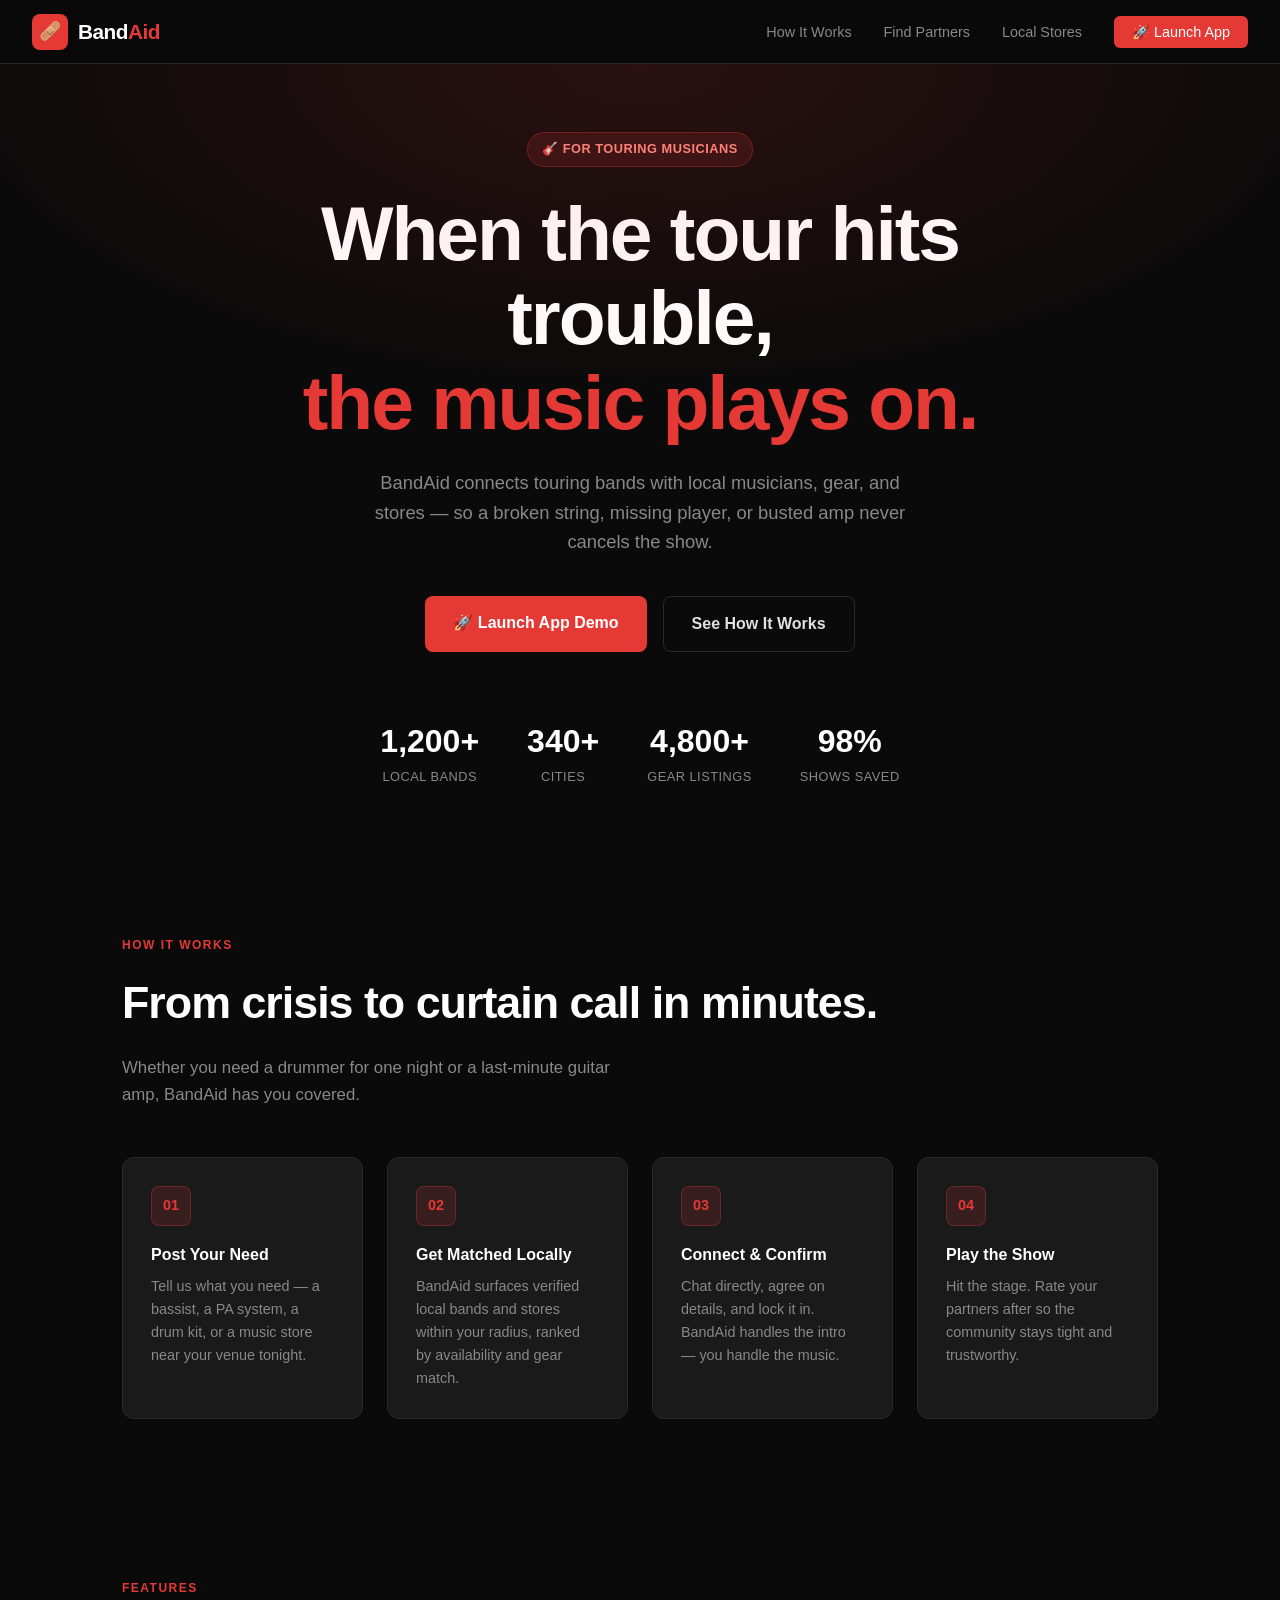
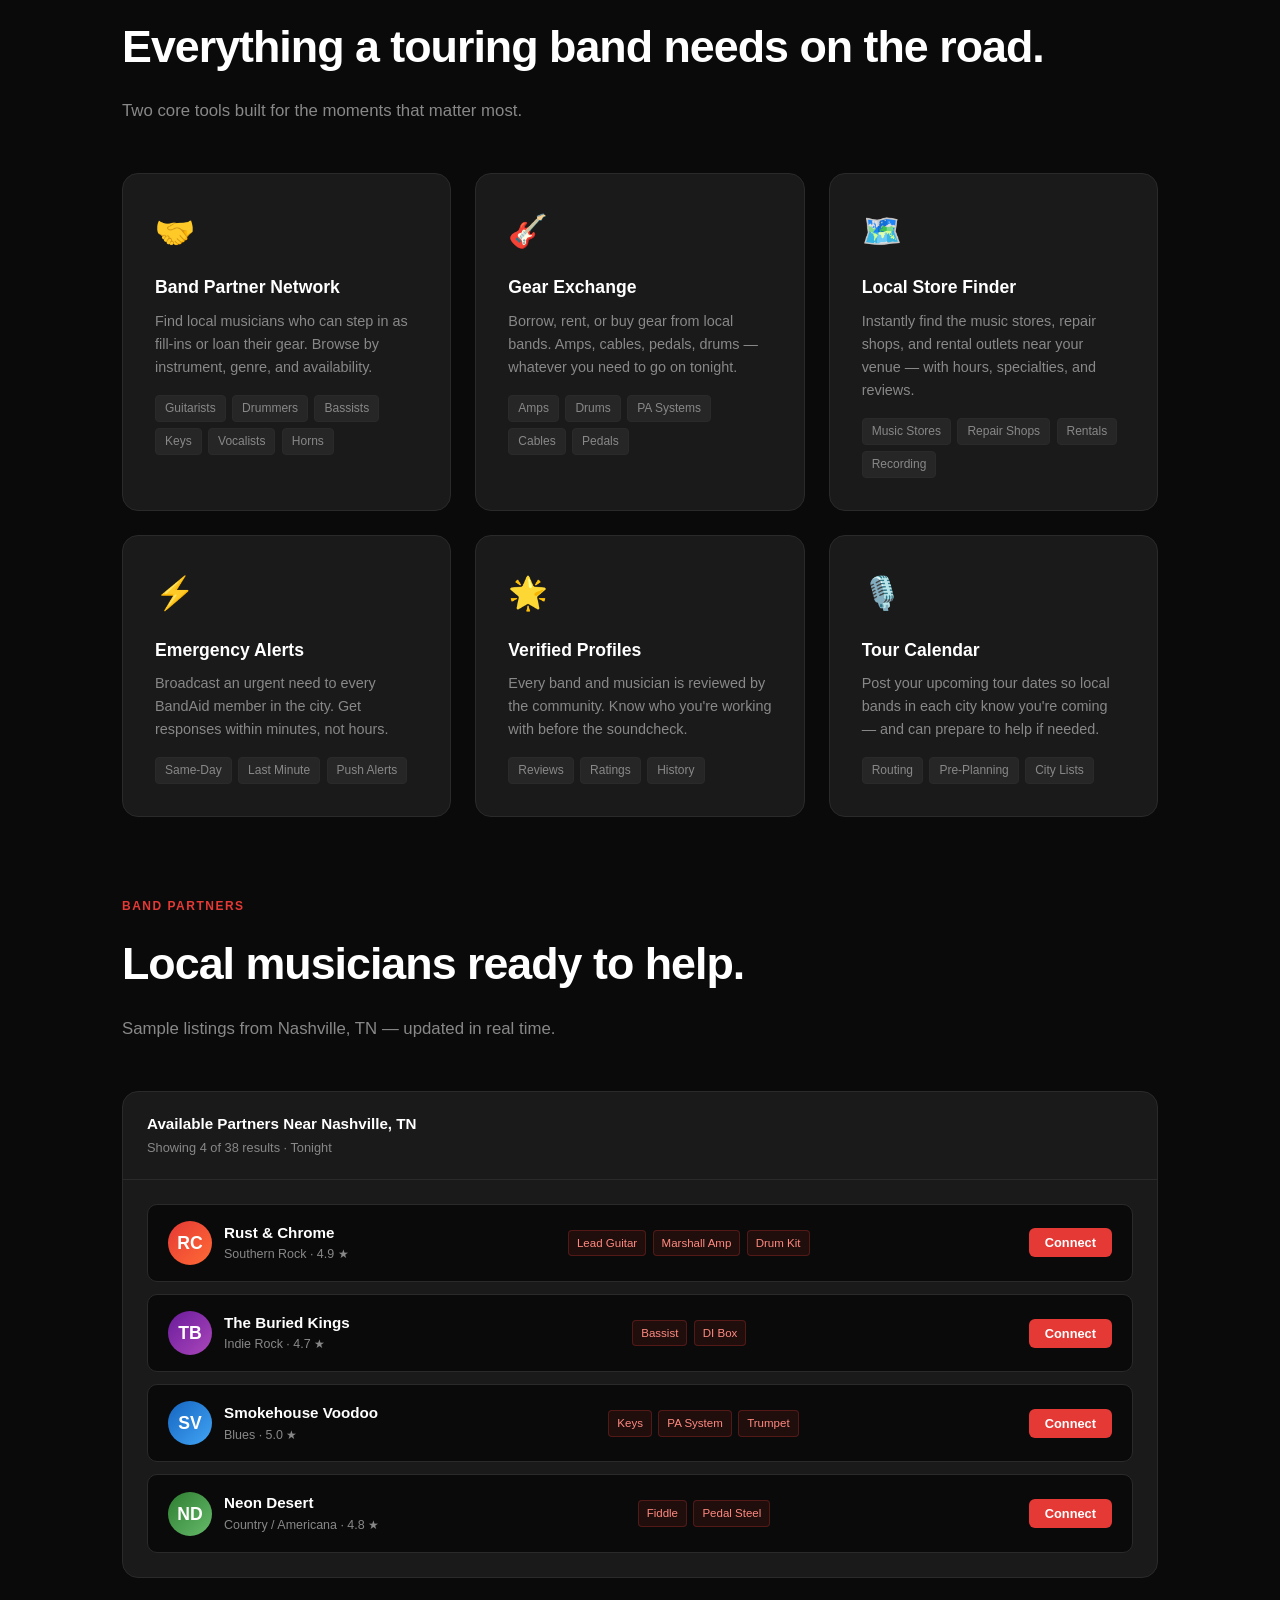
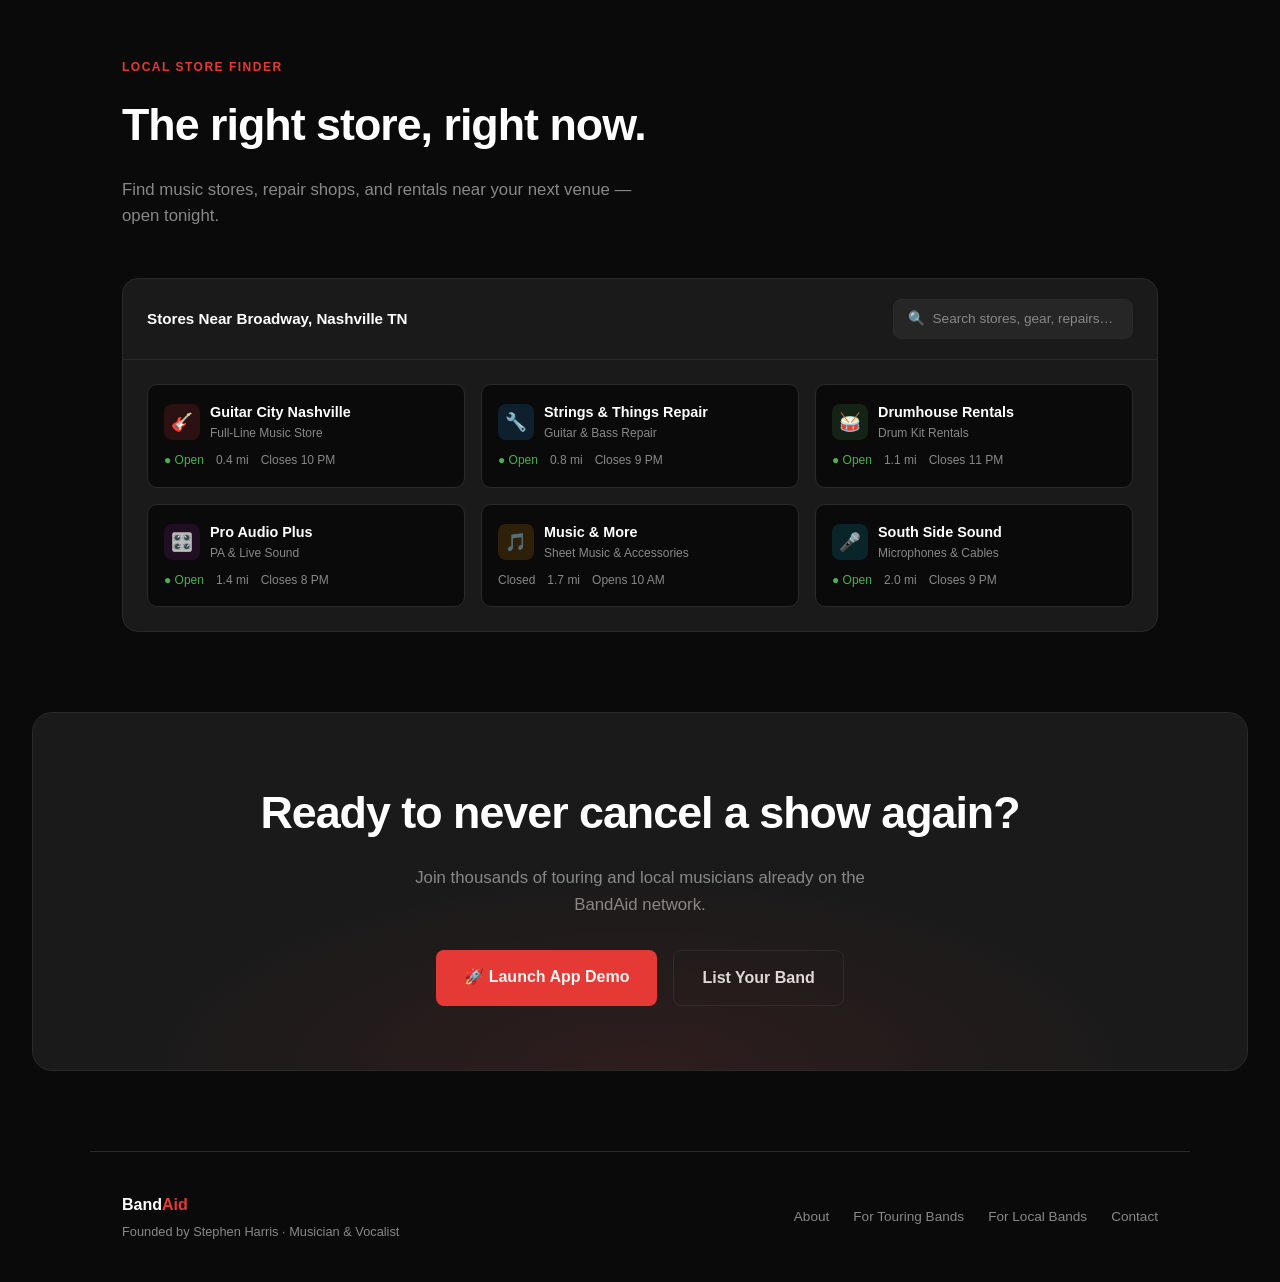
<file: index.html>
<!DOCTYPE html>
<html lang="en">
<head>
  <meta charset="UTF-8" />
  <meta name="viewport" content="width=device-width, initial-scale=1.0" />
  <title>BandAid — Musicians Helping Musicians on the Road</title>
  <style>
    *, *::before, *::after { box-sizing: border-box; margin: 0; padding: 0; }

    :root {
      --red: #E53935;
      --dark: #111111;
      --darker: #0a0a0a;
      --card: #1a1a1a;
      --border: #2a2a2a;
      --text: #e0e0e0;
      --muted: #888;
      --accent: #FF6B35;
    }

    body {
      font-family: -apple-system, BlinkMacSystemFont, "Segoe UI", Roboto, sans-serif;
      background: var(--darker);
      color: var(--text);
      line-height: 1.6;
    }

    /* NAV */
    nav {
      position: sticky;
      top: 0;
      z-index: 100;
      background: rgba(10,10,10,0.95);
      backdrop-filter: blur(10px);
      border-bottom: 1px solid var(--border);
      padding: 0 2rem;
      display: flex;
      align-items: center;
      justify-content: space-between;
      height: 64px;
    }

    .logo {
      display: flex;
      align-items: center;
      gap: 10px;
      text-decoration: none;
    }

    .logo-icon {
      width: 36px;
      height: 36px;
      background: var(--red);
      border-radius: 8px;
      display: flex;
      align-items: center;
      justify-content: center;
      font-size: 18px;
    }

    .logo-text {
      font-size: 1.3rem;
      font-weight: 700;
      color: #fff;
      letter-spacing: -0.5px;
    }

    .logo-text span { color: var(--red); }

    nav ul {
      list-style: none;
      display: flex;
      gap: 2rem;
    }

    nav ul a {
      color: var(--muted);
      text-decoration: none;
      font-size: 0.9rem;
      font-weight: 500;
      transition: color 0.2s;
    }

    nav ul a:hover { color: #fff; }

    .nav-cta {
      background: var(--red);
      color: #fff !important;
      padding: 8px 18px;
      border-radius: 6px;
      transition: background 0.2s !important;
    }

    .nav-cta:hover { background: #c62828 !important; color: #fff !important; }

    /* HERO */
    .hero {
      min-height: 88vh;
      display: flex;
      flex-direction: column;
      align-items: center;
      justify-content: center;
      text-align: center;
      padding: 4rem 2rem;
      position: relative;
      overflow: hidden;
    }

    .hero::before {
      content: '';
      position: absolute;
      inset: 0;
      background: radial-gradient(ellipse 80% 60% at 50% 0%, rgba(229,57,53,0.15) 0%, transparent 70%);
      pointer-events: none;
    }

    .hero-badge {
      display: inline-flex;
      align-items: center;
      gap: 6px;
      background: rgba(229,57,53,0.15);
      border: 1px solid rgba(229,57,53,0.3);
      color: #ff8a80;
      padding: 6px 14px;
      border-radius: 20px;
      font-size: 0.8rem;
      font-weight: 600;
      letter-spacing: 0.5px;
      text-transform: uppercase;
      margin-bottom: 1.5rem;
    }

    .hero h1 {
      font-size: clamp(2.5rem, 6vw, 5rem);
      font-weight: 800;
      line-height: 1.1;
      letter-spacing: -2px;
      color: #fff;
      max-width: 800px;
      margin-bottom: 1.5rem;
    }

    .hero h1 em {
      font-style: normal;
      color: var(--red);
    }

    .hero p {
      font-size: 1.15rem;
      color: var(--muted);
      max-width: 560px;
      margin-bottom: 2.5rem;
    }

    .hero-actions {
      display: flex;
      gap: 1rem;
      flex-wrap: wrap;
      justify-content: center;
    }

    .btn-primary {
      background: var(--red);
      color: #fff;
      padding: 14px 28px;
      border-radius: 8px;
      font-size: 1rem;
      font-weight: 600;
      text-decoration: none;
      transition: background 0.2s, transform 0.1s;
      border: none;
      cursor: pointer;
    }

    .btn-primary:hover { background: #c62828; transform: translateY(-1px); }

    .btn-outline {
      background: transparent;
      color: var(--text);
      padding: 14px 28px;
      border-radius: 8px;
      font-size: 1rem;
      font-weight: 600;
      text-decoration: none;
      border: 1px solid var(--border);
      transition: border-color 0.2s, transform 0.1s;
      cursor: pointer;
    }

    .btn-outline:hover { border-color: #555; transform: translateY(-1px); }

    .hero-stats {
      display: flex;
      gap: 3rem;
      margin-top: 4rem;
      flex-wrap: wrap;
      justify-content: center;
    }

    .stat {
      text-align: center;
    }

    .stat-num {
      font-size: 2rem;
      font-weight: 800;
      color: #fff;
    }

    .stat-label {
      font-size: 0.8rem;
      color: var(--muted);
      text-transform: uppercase;
      letter-spacing: 0.5px;
    }

    /* SECTIONS */
    section {
      padding: 5rem 2rem;
      max-width: 1100px;
      margin: 0 auto;
    }

    .section-label {
      font-size: 0.75rem;
      font-weight: 700;
      text-transform: uppercase;
      letter-spacing: 1.5px;
      color: var(--red);
      margin-bottom: 0.75rem;
    }

    .section-title {
      font-size: clamp(1.8rem, 3.5vw, 2.8rem);
      font-weight: 800;
      color: #fff;
      letter-spacing: -1px;
      margin-bottom: 1rem;
    }

    .section-sub {
      font-size: 1.05rem;
      color: var(--muted);
      max-width: 520px;
    }

    /* HOW IT WORKS */
    .steps {
      display: grid;
      grid-template-columns: repeat(auto-fit, minmax(220px, 1fr));
      gap: 1.5rem;
      margin-top: 3rem;
    }

    .step {
      background: var(--card);
      border: 1px solid var(--border);
      border-radius: 12px;
      padding: 1.75rem;
      position: relative;
    }

    .step-num {
      width: 40px;
      height: 40px;
      background: rgba(229,57,53,0.15);
      border: 1px solid rgba(229,57,53,0.3);
      border-radius: 8px;
      display: flex;
      align-items: center;
      justify-content: center;
      font-size: 0.9rem;
      font-weight: 700;
      color: var(--red);
      margin-bottom: 1rem;
    }

    .step h3 {
      font-size: 1rem;
      font-weight: 700;
      color: #fff;
      margin-bottom: 0.5rem;
    }

    .step p {
      font-size: 0.9rem;
      color: var(--muted);
    }

    /* FEATURES GRID */
    .features {
      display: grid;
      grid-template-columns: repeat(auto-fit, minmax(300px, 1fr));
      gap: 1.5rem;
      margin-top: 3rem;
    }

    .feature-card {
      background: var(--card);
      border: 1px solid var(--border);
      border-radius: 16px;
      padding: 2rem;
      transition: border-color 0.2s;
    }

    .feature-card:hover { border-color: rgba(229,57,53,0.4); }

    .feature-icon {
      font-size: 2rem;
      margin-bottom: 1rem;
    }

    .feature-card h3 {
      font-size: 1.1rem;
      font-weight: 700;
      color: #fff;
      margin-bottom: 0.5rem;
    }

    .feature-card p {
      font-size: 0.9rem;
      color: var(--muted);
    }

    .feature-tags {
      display: flex;
      flex-wrap: wrap;
      gap: 0.4rem;
      margin-top: 1rem;
    }

    .tag {
      background: rgba(255,255,255,0.05);
      border: 1px solid var(--border);
      color: var(--muted);
      font-size: 0.75rem;
      padding: 3px 9px;
      border-radius: 4px;
    }

    /* STORE FINDER MOCK */
    .store-demo {
      background: var(--card);
      border: 1px solid var(--border);
      border-radius: 16px;
      overflow: hidden;
      margin-top: 3rem;
    }

    .store-demo-header {
      padding: 1.25rem 1.5rem;
      border-bottom: 1px solid var(--border);
      display: flex;
      align-items: center;
      justify-content: space-between;
    }

    .store-demo-header h3 {
      font-size: 0.95rem;
      font-weight: 600;
      color: #fff;
    }

    .search-bar {
      display: flex;
      align-items: center;
      gap: 0.5rem;
      background: rgba(255,255,255,0.05);
      border: 1px solid var(--border);
      border-radius: 8px;
      padding: 8px 14px;
      font-size: 0.85rem;
      color: var(--muted);
      width: 240px;
    }

    .store-list {
      padding: 1.5rem;
      display: grid;
      grid-template-columns: repeat(auto-fill, minmax(240px, 1fr));
      gap: 1rem;
    }

    .store-card {
      background: var(--darker);
      border: 1px solid var(--border);
      border-radius: 10px;
      padding: 1rem;
    }

    .store-card-top {
      display: flex;
      align-items: center;
      gap: 10px;
      margin-bottom: 0.5rem;
    }

    .store-badge {
      width: 36px;
      height: 36px;
      border-radius: 8px;
      display: flex;
      align-items: center;
      justify-content: center;
      font-size: 1.1rem;
      flex-shrink: 0;
    }

    .store-name {
      font-size: 0.9rem;
      font-weight: 600;
      color: #fff;
    }

    .store-type {
      font-size: 0.75rem;
      color: var(--muted);
    }

    .store-meta {
      display: flex;
      gap: 0.75rem;
      font-size: 0.75rem;
      color: var(--muted);
      margin-top: 0.5rem;
    }

    .store-open { color: #4caf50; }

    /* BAND PARTNERS MOCK */
    .band-demo {
      background: var(--card);
      border: 1px solid var(--border);
      border-radius: 16px;
      overflow: hidden;
      margin-top: 3rem;
    }

    .band-demo-header {
      padding: 1.25rem 1.5rem;
      border-bottom: 1px solid var(--border);
    }

    .band-demo-header h3 {
      font-size: 0.95rem;
      font-weight: 600;
      color: #fff;
    }

    .band-demo-header p {
      font-size: 0.8rem;
      color: var(--muted);
      margin-top: 2px;
    }

    .band-list {
      padding: 1.5rem;
      display: flex;
      flex-direction: column;
      gap: 0.75rem;
    }

    .band-row {
      display: flex;
      align-items: center;
      justify-content: space-between;
      background: var(--darker);
      border: 1px solid var(--border);
      border-radius: 10px;
      padding: 1rem 1.25rem;
      flex-wrap: wrap;
      gap: 0.75rem;
    }

    .band-info {
      display: flex;
      align-items: center;
      gap: 12px;
    }

    .band-avatar {
      width: 44px;
      height: 44px;
      border-radius: 50%;
      background: linear-gradient(135deg, var(--red), var(--accent));
      display: flex;
      align-items: center;
      justify-content: center;
      font-size: 1.1rem;
      font-weight: 700;
      color: #fff;
      flex-shrink: 0;
    }

    .band-name {
      font-size: 0.95rem;
      font-weight: 600;
      color: #fff;
    }

    .band-genre {
      font-size: 0.78rem;
      color: var(--muted);
    }

    .band-needs {
      display: flex;
      gap: 0.4rem;
      flex-wrap: wrap;
    }

    .need-tag {
      background: rgba(229,57,53,0.1);
      border: 1px solid rgba(229,57,53,0.25);
      color: #ff8a80;
      font-size: 0.72rem;
      padding: 3px 8px;
      border-radius: 4px;
    }

    .btn-connect {
      background: var(--red);
      color: #fff;
      font-size: 0.8rem;
      font-weight: 600;
      padding: 7px 16px;
      border-radius: 6px;
      border: none;
      cursor: pointer;
      transition: background 0.2s;
    }

    .btn-connect:hover { background: #c62828; }

    /* CTA */
    .cta-section {
      background: var(--card);
      border: 1px solid var(--border);
      border-radius: 20px;
      padding: 4rem 2rem;
      text-align: center;
      margin: 0 2rem 5rem;
      position: relative;
      overflow: hidden;
    }

    .cta-section::before {
      content: '';
      position: absolute;
      inset: 0;
      background: radial-gradient(ellipse 60% 80% at 50% 100%, rgba(229,57,53,0.1) 0%, transparent 70%);
      pointer-events: none;
    }

    .cta-section h2 {
      font-size: clamp(1.8rem, 3.5vw, 2.8rem);
      font-weight: 800;
      color: #fff;
      letter-spacing: -1px;
      margin-bottom: 1rem;
    }

    .cta-section p {
      color: var(--muted);
      font-size: 1.05rem;
      margin-bottom: 2rem;
      max-width: 480px;
      margin-left: auto;
      margin-right: auto;
    }

    /* FOOTER */
    footer {
      border-top: 1px solid var(--border);
      padding: 2.5rem 2rem;
      display: flex;
      align-items: center;
      justify-content: space-between;
      flex-wrap: wrap;
      gap: 1rem;
      max-width: 1100px;
      margin: 0 auto;
    }

    .footer-left {
      display: flex;
      flex-direction: column;
      gap: 4px;
    }

    .footer-brand {
      font-size: 1rem;
      font-weight: 700;
      color: #fff;
    }

    .footer-brand span { color: var(--red); }

    .footer-founder {
      font-size: 0.8rem;
      color: var(--muted);
    }

    .footer-links {
      display: flex;
      gap: 1.5rem;
    }

    .footer-links a {
      font-size: 0.85rem;
      color: var(--muted);
      text-decoration: none;
      transition: color 0.2s;
    }

    .footer-links a:hover { color: #fff; }

    @media (max-width: 640px) {
      nav ul { display: none; }
      .hero-stats { gap: 1.5rem; }
      .search-bar { display: none; }
      footer { flex-direction: column; align-items: flex-start; }
    }
  </style>
</head>
<body>

  <!-- NAV -->
  <nav>
    <a href="#" class="logo">
      <div class="logo-icon">🩹</div>
      <span class="logo-text">Band<span>Aid</span></span>
    </a>
    <ul>
      <li><a href="#how-it-works">How It Works</a></li>
      <li><a href="#partners">Find Partners</a></li>
      <li><a href="#stores">Local Stores</a></li>
      <li><a href="dashboard.html" class="nav-cta">🚀 Launch App</a></li>
    </ul>
  </nav>

  <!-- HERO -->
  <div class="hero">
    <div class="hero-badge">🎸 For Touring Musicians</div>
    <h1>When the tour hits trouble,<br /><em>the music plays on.</em></h1>
    <p>
      BandAid connects touring bands with local musicians, gear, and stores — so a broken string, missing player, or busted amp never cancels the show.
    </p>
    <div class="hero-actions">
      <a href="dashboard.html" class="btn-primary">🚀 Launch App Demo</a>
      <a href="#how-it-works" class="btn-outline">See How It Works</a>
    </div>
    <div class="hero-stats">
      <div class="stat">
        <div class="stat-num">1,200+</div>
        <div class="stat-label">Local Bands</div>
      </div>
      <div class="stat">
        <div class="stat-num">340+</div>
        <div class="stat-label">Cities</div>
      </div>
      <div class="stat">
        <div class="stat-num">4,800+</div>
        <div class="stat-label">Gear Listings</div>
      </div>
      <div class="stat">
        <div class="stat-num">98%</div>
        <div class="stat-label">Shows Saved</div>
      </div>
    </div>
  </div>

  <!-- HOW IT WORKS -->
  <section id="how-it-works">
    <div class="section-label">How It Works</div>
    <h2 class="section-title">From crisis to curtain call in minutes.</h2>
    <p class="section-sub">Whether you need a drummer for one night or a last-minute guitar amp, BandAid has you covered.</p>

    <div class="steps">
      <div class="step">
        <div class="step-num">01</div>
        <h3>Post Your Need</h3>
        <p>Tell us what you need — a bassist, a PA system, a drum kit, or a music store near your venue tonight.</p>
      </div>
      <div class="step">
        <div class="step-num">02</div>
        <h3>Get Matched Locally</h3>
        <p>BandAid surfaces verified local bands and stores within your radius, ranked by availability and gear match.</p>
      </div>
      <div class="step">
        <div class="step-num">03</div>
        <h3>Connect &amp; Confirm</h3>
        <p>Chat directly, agree on details, and lock it in. BandAid handles the intro — you handle the music.</p>
      </div>
      <div class="step">
        <div class="step-num">04</div>
        <h3>Play the Show</h3>
        <p>Hit the stage. Rate your partners after so the community stays tight and trustworthy.</p>
      </div>
    </div>
  </section>

  <!-- FEATURES -->
  <section>
    <div class="section-label">Features</div>
    <h2 class="section-title">Everything a touring band needs on the road.</h2>
    <p class="section-sub">Two core tools built for the moments that matter most.</p>

    <div class="features">
      <div class="feature-card">
        <div class="feature-icon">🤝</div>
        <h3>Band Partner Network</h3>
        <p>Find local musicians who can step in as fill-ins or loan their gear. Browse by instrument, genre, and availability.</p>
        <div class="feature-tags">
          <span class="tag">Guitarists</span>
          <span class="tag">Drummers</span>
          <span class="tag">Bassists</span>
          <span class="tag">Keys</span>
          <span class="tag">Vocalists</span>
          <span class="tag">Horns</span>
        </div>
      </div>

      <div class="feature-card">
        <div class="feature-icon">🎸</div>
        <h3>Gear Exchange</h3>
        <p>Borrow, rent, or buy gear from local bands. Amps, cables, pedals, drums — whatever you need to go on tonight.</p>
        <div class="feature-tags">
          <span class="tag">Amps</span>
          <span class="tag">Drums</span>
          <span class="tag">PA Systems</span>
          <span class="tag">Cables</span>
          <span class="tag">Pedals</span>
        </div>
      </div>

      <div class="feature-card">
        <div class="feature-icon">🗺️</div>
        <h3>Local Store Finder</h3>
        <p>Instantly find the music stores, repair shops, and rental outlets near your venue — with hours, specialties, and reviews.</p>
        <div class="feature-tags">
          <span class="tag">Music Stores</span>
          <span class="tag">Repair Shops</span>
          <span class="tag">Rentals</span>
          <span class="tag">Recording</span>
        </div>
      </div>

      <div class="feature-card">
        <div class="feature-icon">⚡</div>
        <h3>Emergency Alerts</h3>
        <p>Broadcast an urgent need to every BandAid member in the city. Get responses within minutes, not hours.</p>
        <div class="feature-tags">
          <span class="tag">Same-Day</span>
          <span class="tag">Last Minute</span>
          <span class="tag">Push Alerts</span>
        </div>
      </div>

      <div class="feature-card">
        <div class="feature-icon">🌟</div>
        <h3>Verified Profiles</h3>
        <p>Every band and musician is reviewed by the community. Know who you're working with before the soundcheck.</p>
        <div class="feature-tags">
          <span class="tag">Reviews</span>
          <span class="tag">Ratings</span>
          <span class="tag">History</span>
        </div>
      </div>

      <div class="feature-card">
        <div class="feature-icon">🎙️</div>
        <h3>Tour Calendar</h3>
        <p>Post your upcoming tour dates so local bands in each city know you're coming — and can prepare to help if needed.</p>
        <div class="feature-tags">
          <span class="tag">Routing</span>
          <span class="tag">Pre-Planning</span>
          <span class="tag">City Lists</span>
        </div>
      </div>
    </div>
  </section>

  <!-- BAND PARTNER DEMO -->
  <section id="partners" style="padding-top: 0;">
    <div class="section-label">Band Partners</div>
    <h2 class="section-title">Local musicians ready to help.</h2>
    <p class="section-sub">Sample listings from Nashville, TN — updated in real time.</p>

    <div class="band-demo">
      <div class="band-demo-header">
        <h3>Available Partners Near Nashville, TN</h3>
        <p>Showing 4 of 38 results · Tonight</p>
      </div>
      <div class="band-list">

        <div class="band-row">
          <div class="band-info">
            <div class="band-avatar" style="background: linear-gradient(135deg,#e53935,#ff6b35);">RC</div>
            <div>
              <div class="band-name">Rust &amp; Chrome</div>
              <div class="band-genre">Southern Rock · 4.9 ★</div>
            </div>
          </div>
          <div class="band-needs">
            <span class="need-tag">Lead Guitar</span>
            <span class="need-tag">Marshall Amp</span>
            <span class="need-tag">Drum Kit</span>
          </div>
          <button class="btn-connect">Connect</button>
        </div>

        <div class="band-row">
          <div class="band-info">
            <div class="band-avatar" style="background: linear-gradient(135deg,#6a1b9a,#ab47bc);">TB</div>
            <div>
              <div class="band-name">The Buried Kings</div>
              <div class="band-genre">Indie Rock · 4.7 ★</div>
            </div>
          </div>
          <div class="band-needs">
            <span class="need-tag">Bassist</span>
            <span class="need-tag">DI Box</span>
          </div>
          <button class="btn-connect">Connect</button>
        </div>

        <div class="band-row">
          <div class="band-info">
            <div class="band-avatar" style="background: linear-gradient(135deg,#1565c0,#42a5f5);">SV</div>
            <div>
              <div class="band-name">Smokehouse Voodoo</div>
              <div class="band-genre">Blues · 5.0 ★</div>
            </div>
          </div>
          <div class="band-needs">
            <span class="need-tag">Keys</span>
            <span class="need-tag">PA System</span>
            <span class="need-tag">Trumpet</span>
          </div>
          <button class="btn-connect">Connect</button>
        </div>

        <div class="band-row">
          <div class="band-info">
            <div class="band-avatar" style="background: linear-gradient(135deg,#2e7d32,#66bb6a);">ND</div>
            <div>
              <div class="band-name">Neon Desert</div>
              <div class="band-genre">Country / Americana · 4.8 ★</div>
            </div>
          </div>
          <div class="band-needs">
            <span class="need-tag">Fiddle</span>
            <span class="need-tag">Pedal Steel</span>
          </div>
          <button class="btn-connect">Connect</button>
        </div>

      </div>
    </div>
  </section>

  <!-- STORE FINDER DEMO -->
  <section id="stores" style="padding-top: 0;">
    <div class="section-label">Local Store Finder</div>
    <h2 class="section-title">The right store, right now.</h2>
    <p class="section-sub">Find music stores, repair shops, and rentals near your next venue — open tonight.</p>

    <div class="store-demo">
      <div class="store-demo-header">
        <h3>Stores Near Broadway, Nashville TN</h3>
        <div class="search-bar">
          🔍&nbsp; Search stores, gear, repairs…
        </div>
      </div>
      <div class="store-list">

        <div class="store-card">
          <div class="store-card-top">
            <div class="store-badge" style="background:rgba(229,57,53,0.15);">🎸</div>
            <div>
              <div class="store-name">Guitar City Nashville</div>
              <div class="store-type">Full-Line Music Store</div>
            </div>
          </div>
          <div class="store-meta">
            <span class="store-open">● Open</span>
            <span>0.4 mi</span>
            <span>Closes 10 PM</span>
          </div>
        </div>

        <div class="store-card">
          <div class="store-card-top">
            <div class="store-badge" style="background:rgba(33,150,243,0.15);">🔧</div>
            <div>
              <div class="store-name">Strings &amp; Things Repair</div>
              <div class="store-type">Guitar &amp; Bass Repair</div>
            </div>
          </div>
          <div class="store-meta">
            <span class="store-open">● Open</span>
            <span>0.8 mi</span>
            <span>Closes 9 PM</span>
          </div>
        </div>

        <div class="store-card">
          <div class="store-card-top">
            <div class="store-badge" style="background:rgba(76,175,80,0.15);">🥁</div>
            <div>
              <div class="store-name">Drumhouse Rentals</div>
              <div class="store-type">Drum Kit Rentals</div>
            </div>
          </div>
          <div class="store-meta">
            <span class="store-open">● Open</span>
            <span>1.1 mi</span>
            <span>Closes 11 PM</span>
          </div>
        </div>

        <div class="store-card">
          <div class="store-card-top">
            <div class="store-badge" style="background:rgba(156,39,176,0.15);">🎛️</div>
            <div>
              <div class="store-name">Pro Audio Plus</div>
              <div class="store-type">PA &amp; Live Sound</div>
            </div>
          </div>
          <div class="store-meta">
            <span class="store-open">● Open</span>
            <span>1.4 mi</span>
            <span>Closes 8 PM</span>
          </div>
        </div>

        <div class="store-card">
          <div class="store-card-top">
            <div class="store-badge" style="background:rgba(255,152,0,0.15);">🎵</div>
            <div>
              <div class="store-name">Music &amp; More</div>
              <div class="store-type">Sheet Music &amp; Accessories</div>
            </div>
          </div>
          <div class="store-meta">
            <span>Closed</span>
            <span>1.7 mi</span>
            <span>Opens 10 AM</span>
          </div>
        </div>

        <div class="store-card">
          <div class="store-card-top">
            <div class="store-badge" style="background:rgba(0,188,212,0.15);">🎤</div>
            <div>
              <div class="store-name">South Side Sound</div>
              <div class="store-type">Microphones &amp; Cables</div>
            </div>
          </div>
          <div class="store-meta">
            <span class="store-open">● Open</span>
            <span>2.0 mi</span>
            <span>Closes 9 PM</span>
          </div>
        </div>

      </div>
    </div>
  </section>

  <!-- CTA -->
  <div class="cta-section" id="join">
    <h2>Ready to never cancel a show again?</h2>
    <p>Join thousands of touring and local musicians already on the BandAid network.</p>
    <div class="hero-actions" style="justify-content:center;">
      <a href="dashboard.html" class="btn-primary">🚀 Launch App Demo</a>
      <a href="#" class="btn-outline">List Your Band</a>
    </div>
  </div>

  <!-- FOOTER -->
  <footer>
    <div class="footer-left">
      <div class="footer-brand">Band<span>Aid</span></div>
      <div class="footer-founder">Founded by Stephen Harris · Musician &amp; Vocalist</div>
    </div>
    <div class="footer-links">
      <a href="#">About</a>
      <a href="#">For Touring Bands</a>
      <a href="#">For Local Bands</a>
      <a href="#">Contact</a>
    </div>
  </footer>

</body>
</html>
</file>
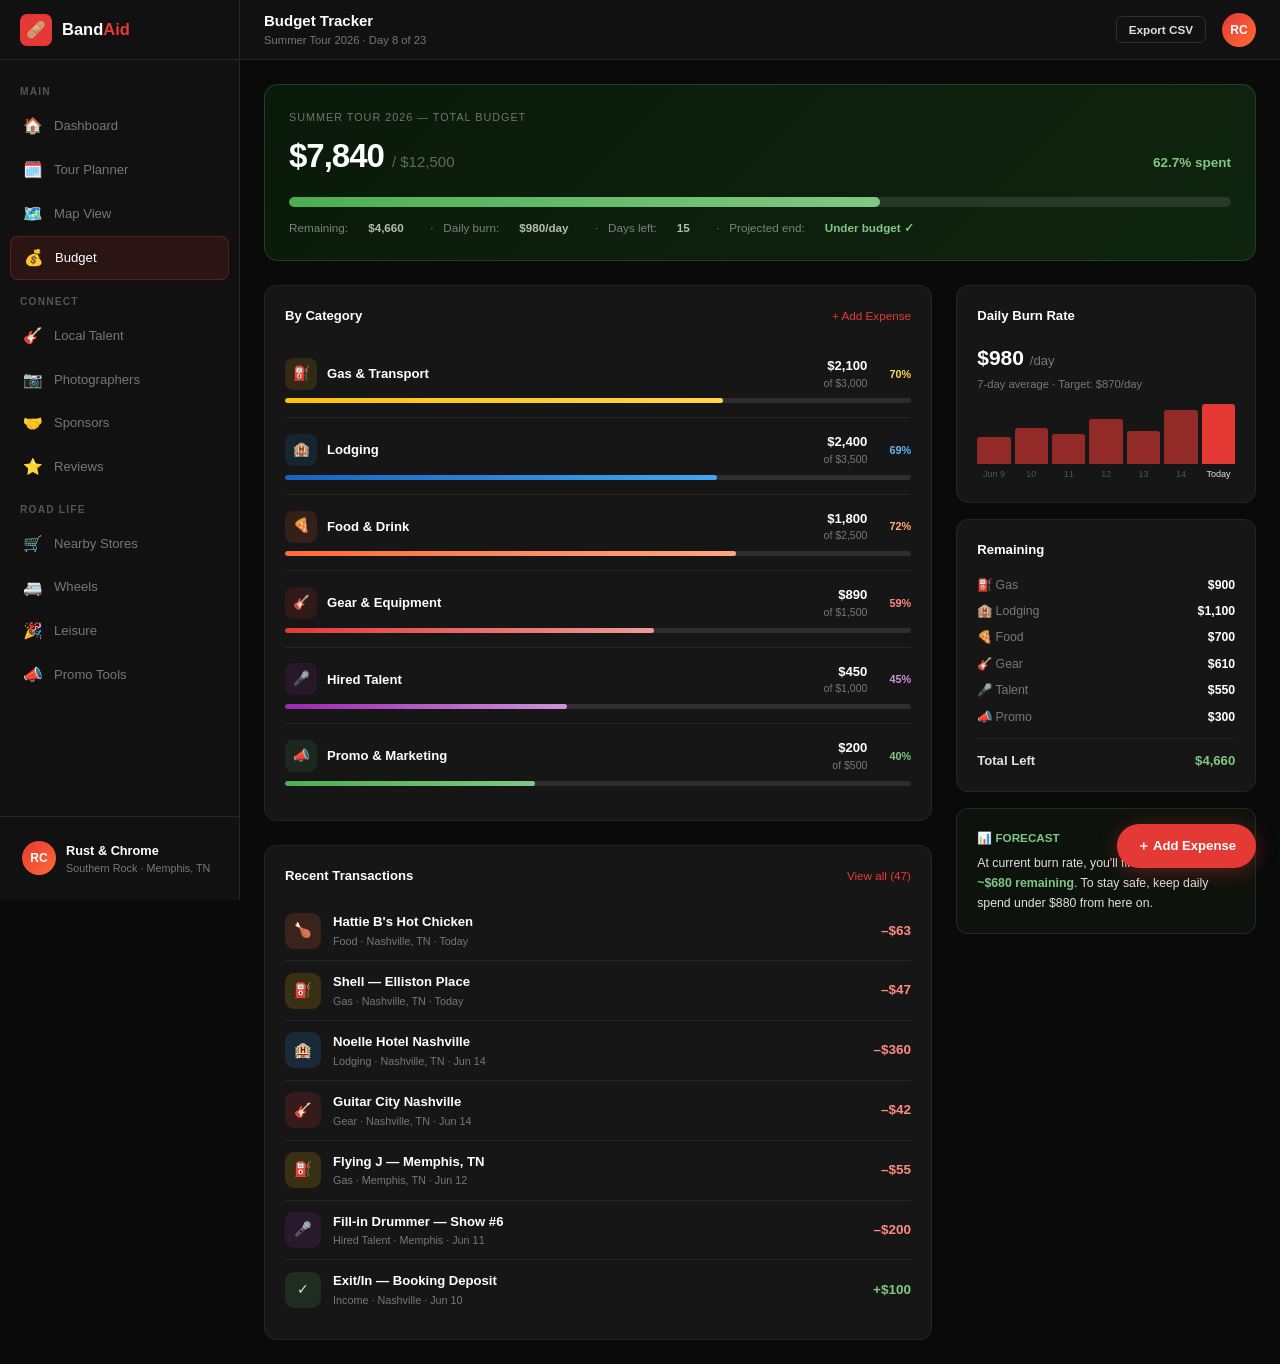
<file: budget.html>
<!DOCTYPE html>
<html lang="en">
<head>
  <meta charset="UTF-8" />
  <meta name="viewport" content="width=device-width, initial-scale=1.0" />
  <title>BandAid — Budget</title>
  <link rel="stylesheet" href="css/app.css" />
  <style>
    /* Overview hero */
    .budget-hero {
      background: linear-gradient(135deg, #0a1a0a 0%, #0f240f 100%);
      border: 1px solid rgba(76,175,80,0.25);
      border-radius: 14px;
      padding: 24px;
      margin-bottom: 24px;
    }

    .budget-hero-label {
      font-size: 0.72rem;
      text-transform: uppercase;
      letter-spacing: 1px;
      color: rgba(255,255,255,0.4);
      margin-bottom: 6px;
    }

    .budget-numbers {
      display: flex;
      align-items: baseline;
      gap: 8px;
      margin-bottom: 16px;
    }

    .budget-spent {
      font-size: 2.2rem;
      font-weight: 800;
      color: #fff;
      letter-spacing: -1px;
    }

    .budget-total {
      font-size: 1rem;
      color: rgba(255,255,255,0.35);
    }

    .budget-pct {
      font-size: 0.9rem;
      font-weight: 700;
      color: #81c784;
      margin-left: auto;
    }

    .main-bar {
      height: 10px;
      background: rgba(255,255,255,0.1);
      border-radius: 5px;
      overflow: hidden;
      margin-bottom: 12px;
    }

    .main-bar-fill {
      height: 100%;
      background: linear-gradient(90deg, #4caf50, #81c784);
      border-radius: 5px;
      width: 62.7%;
    }

    .budget-hero-meta {
      display: flex;
      gap: 20px;
      font-size: 0.78rem;
      color: rgba(255,255,255,0.45);
    }

    .budget-hero-meta span { color: rgba(255,255,255,0.7); font-weight: 600; }

    /* Category rows */
    .cat-row {
      padding: 14px 0;
      border-bottom: 1px solid var(--border);
    }

    .cat-row:last-child { border-bottom: none; }

    .cat-header {
      display: flex;
      align-items: center;
      gap: 10px;
      margin-bottom: 7px;
    }

    .cat-icon {
      width: 32px;
      height: 32px;
      border-radius: 8px;
      display: flex;
      align-items: center;
      justify-content: center;
      font-size: 0.9rem;
      flex-shrink: 0;
    }

    .cat-name { font-size: 0.875rem; font-weight: 600; color: #fff; flex: 1; }

    .cat-amounts {
      text-align: right;
      flex-shrink: 0;
    }

    .cat-spent { font-size: 0.875rem; font-weight: 700; color: #fff; }
    .cat-budget { font-size: 0.7rem; color: var(--muted); }
    .cat-pct { font-size: 0.72rem; font-weight: 600; }

    .cat-bar {
      height: 5px;
      background: var(--border2);
      border-radius: 3px;
      overflow: hidden;
    }

    .cat-fill {
      height: 100%;
      border-radius: 3px;
    }

    /* Transaction list */
    .txn-row {
      display: flex;
      align-items: center;
      gap: 12px;
      padding: 11px 0;
      border-bottom: 1px solid var(--border);
    }

    .txn-row:last-child { border-bottom: none; }

    .txn-icon {
      width: 36px;
      height: 36px;
      border-radius: 9px;
      display: flex;
      align-items: center;
      justify-content: center;
      font-size: 0.95rem;
      flex-shrink: 0;
    }

    .txn-body { flex: 1; min-width: 0; }
    .txn-name { font-size: 0.875rem; font-weight: 600; color: #fff; }
    .txn-meta { font-size: 0.72rem; color: var(--muted); margin-top: 1px; }

    .txn-amount {
      font-size: 0.9rem;
      font-weight: 700;
      color: #ff8a80;
      flex-shrink: 0;
    }

    /* Add expense modal */
    .fab-add {
      position: fixed;
      bottom: 32px;
      right: 24px;
      background: var(--red);
      color: #fff;
      font-size: 0.875rem;
      font-weight: 700;
      padding: 13px 20px;
      border-radius: 28px;
      border: none;
      cursor: pointer;
      box-shadow: 0 4px 20px rgba(229,57,53,0.35);
      display: flex;
      align-items: center;
      gap: 8px;
      transition: background 0.15s, transform 0.1s;
      z-index: 50;
    }

    .fab-add:hover { background: #c62828; transform: translateY(-1px); }

    @media (max-width: 768px) {
      .fab-add { right: 16px; bottom: 82px; }
    }

    /* Modal */
    .modal-overlay {
      position: fixed;
      inset: 0;
      background: rgba(0,0,0,0.75);
      z-index: 200;
      display: flex;
      align-items: center;
      justify-content: center;
      padding: 20px;
      opacity: 0;
      pointer-events: none;
      transition: opacity 0.2s;
    }

    .modal-overlay.open { opacity: 1; pointer-events: all; }

    .modal {
      background: var(--dark);
      border: 1px solid var(--border2);
      border-radius: 16px;
      padding: 24px;
      width: 100%;
      max-width: 400px;
      transform: scale(0.95);
      transition: transform 0.2s;
    }

    .modal-overlay.open .modal { transform: scale(1); }

    .modal-footer { display: flex; gap: 10px; margin-top: 20px; }

    /* Daily burn chart */
    .burn-chart {
      display: flex;
      align-items: flex-end;
      gap: 4px;
      height: 60px;
      margin-top: 12px;
    }

    .burn-bar {
      flex: 1;
      background: var(--red);
      opacity: 0.6;
      border-radius: 3px 3px 0 0;
      min-height: 4px;
      transition: opacity 0.15s;
      cursor: pointer;
    }

    .burn-bar:hover { opacity: 1; }
    .burn-bar.today { opacity: 1; background: var(--red); }

    .burn-labels {
      display: flex;
      gap: 4px;
      margin-top: 4px;
    }

    .burn-label {
      flex: 1;
      text-align: center;
      font-size: 0.6rem;
      color: var(--muted2);
    }
  </style>
</head>
<body>
<div class="app-shell">

  <aside class="sidebar">
    <a href="index.html" class="sidebar-logo">
      <div class="sidebar-logo-icon">🩹</div>
      <div class="sidebar-logo-text">Band<span>Aid</span></div>
    </a>
    <nav class="sidebar-nav">
      <div class="nav-section-label">Main</div>
      <a href="dashboard.html" class="nav-item"><span class="nav-icon">🏠</span> Dashboard</a>
      <a href="planner.html" class="nav-item"><span class="nav-icon">🗓️</span> Tour Planner</a>
      <a href="map.html" class="nav-item"><span class="nav-icon">🗺️</span> Map View</a>
      <a href="budget.html" class="nav-item active"><span class="nav-icon">💰</span> Budget</a>
      <div class="nav-section-label">Connect</div>
      <a href="marketplace.html" class="nav-item"><span class="nav-icon">🎸</span> Local Talent</a>
      <a href="photographers.html" class="nav-item"><span class="nav-icon">📷</span> Photographers</a>
      <a href="sponsors.html" class="nav-item"><span class="nav-icon">🤝</span> Sponsors</a>
      <a href="reviews.html" class="nav-item"><span class="nav-icon">⭐</span> Reviews</a>
      <div class="nav-section-label">Road Life</div>
      <a href="stores.html" class="nav-item"><span class="nav-icon">🛒</span> Nearby Stores</a>
      <a href="wheels.html" class="nav-item"><span class="nav-icon">🚐</span> Wheels</a>
      <a href="leisure.html" class="nav-item"><span class="nav-icon">🎉</span> Leisure</a>
      <a href="promo.html" class="nav-item"><span class="nav-icon">📣</span> Promo Tools</a>
    </nav>
    <div class="sidebar-footer">
      <a href="profile.html" class="sidebar-profile">
        <div class="avatar">RC</div>
        <div>
          <div class="profile-name">Rust &amp; Chrome</div>
          <div class="profile-role">Southern Rock · Memphis, TN</div>
        </div>
      </a>
    </div>
  </aside>

  <div class="main">
    <header class="topbar">
      <div class="topbar-left">
        <h1>Budget Tracker</h1>
        <p>Summer Tour 2026 · Day 8 of 23</p>
      </div>
      <div class="topbar-right">
        <button class="btn btn-outline btn-sm">Export CSV</button>
        <a href="profile.html" class="avatar" style="margin-left:4px;">RC</a>
      </div>
    </header>

    <main class="page">

      <!-- OVERVIEW -->
      <div class="budget-hero">
        <div class="budget-hero-label">Summer Tour 2026 — Total Budget</div>
        <div class="budget-numbers">
          <div class="budget-spent">$7,840</div>
          <div class="budget-total">/ $12,500</div>
          <div class="budget-pct">62.7% spent</div>
        </div>
        <div class="main-bar"><div class="main-bar-fill"></div></div>
        <div class="budget-hero-meta">
          Remaining: <span>$4,660</span>&nbsp;&nbsp;·&nbsp;&nbsp;
          Daily burn: <span>$980/day</span>&nbsp;&nbsp;·&nbsp;&nbsp;
          Days left: <span>15</span>&nbsp;&nbsp;·&nbsp;&nbsp;
          Projected end: <span style="color:#81c784;">Under budget ✓</span>
        </div>
      </div>

      <div style="display:grid;grid-template-columns:1fr 300px;gap:24px;align-items:start;">

        <!-- LEFT: Categories + Transactions -->
        <div>

          <!-- CATEGORIES -->
          <div class="card mb-24">
            <div class="card-header">
              <span class="card-title">By Category</span>
              <span class="card-action" onclick="openModal('addModal')">+ Add Expense</span>
            </div>

            <!-- Gas -->
            <div class="cat-row">
              <div class="cat-header">
                <div class="cat-icon" style="background:rgba(255,193,7,0.12);">⛽</div>
                <div class="cat-name">Gas & Transport</div>
                <div class="cat-amounts">
                  <div class="cat-spent">$2,100</div>
                  <div class="cat-budget">of $3,000</div>
                </div>
                <div class="cat-pct" style="color:#ffd54f;margin-left:12px;">70%</div>
              </div>
              <div class="cat-bar">
                <div class="cat-fill" style="width:70%;background:linear-gradient(90deg,#ffc107,#ffd54f);"></div>
              </div>
            </div>

            <!-- Lodging -->
            <div class="cat-row">
              <div class="cat-header">
                <div class="cat-icon" style="background:rgba(33,150,243,0.12);">🏨</div>
                <div class="cat-name">Lodging</div>
                <div class="cat-amounts">
                  <div class="cat-spent">$2,400</div>
                  <div class="cat-budget">of $3,500</div>
                </div>
                <div class="cat-pct" style="color:#64b5f6;margin-left:12px;">69%</div>
              </div>
              <div class="cat-bar">
                <div class="cat-fill" style="width:69%;background:linear-gradient(90deg,#1565c0,#42a5f5);"></div>
              </div>
            </div>

            <!-- Food -->
            <div class="cat-row">
              <div class="cat-header">
                <div class="cat-icon" style="background:rgba(255,107,53,0.12);">🍕</div>
                <div class="cat-name">Food & Drink</div>
                <div class="cat-amounts">
                  <div class="cat-spent">$1,800</div>
                  <div class="cat-budget">of $2,500</div>
                </div>
                <div class="cat-pct" style="color:#ffab76;margin-left:12px;">72%</div>
              </div>
              <div class="cat-bar">
                <div class="cat-fill" style="width:72%;background:linear-gradient(90deg,#ff6b35,#ffa580);"></div>
              </div>
            </div>

            <!-- Gear -->
            <div class="cat-row">
              <div class="cat-header">
                <div class="cat-icon" style="background:rgba(229,57,53,0.12);">🎸</div>
                <div class="cat-name">Gear & Equipment</div>
                <div class="cat-amounts">
                  <div class="cat-spent">$890</div>
                  <div class="cat-budget">of $1,500</div>
                </div>
                <div class="cat-pct" style="color:#ff8a80;margin-left:12px;">59%</div>
              </div>
              <div class="cat-bar">
                <div class="cat-fill" style="width:59%;background:linear-gradient(90deg,#e53935,#ef9a9a);"></div>
              </div>
            </div>

            <!-- Talent -->
            <div class="cat-row">
              <div class="cat-header">
                <div class="cat-icon" style="background:rgba(156,39,176,0.12);">🎤</div>
                <div class="cat-name">Hired Talent</div>
                <div class="cat-amounts">
                  <div class="cat-spent">$450</div>
                  <div class="cat-budget">of $1,000</div>
                </div>
                <div class="cat-pct" style="color:#ce93d8;margin-left:12px;">45%</div>
              </div>
              <div class="cat-bar">
                <div class="cat-fill" style="width:45%;background:linear-gradient(90deg,#9c27b0,#ce93d8);"></div>
              </div>
            </div>

            <!-- Promo -->
            <div class="cat-row">
              <div class="cat-header">
                <div class="cat-icon" style="background:rgba(76,175,80,0.12);">📣</div>
                <div class="cat-name">Promo & Marketing</div>
                <div class="cat-amounts">
                  <div class="cat-spent">$200</div>
                  <div class="cat-budget">of $500</div>
                </div>
                <div class="cat-pct" style="color:#81c784;margin-left:12px;">40%</div>
              </div>
              <div class="cat-bar">
                <div class="cat-fill" style="width:40%;background:linear-gradient(90deg,#4caf50,#81c784);"></div>
              </div>
            </div>

          </div>

          <!-- TRANSACTIONS -->
          <div class="card">
            <div class="card-header">
              <span class="card-title">Recent Transactions</span>
              <span class="card-action">View all (47)</span>
            </div>

            <div class="txn-row">
              <div class="txn-icon" style="background:rgba(255,107,53,0.15);">🍗</div>
              <div class="txn-body">
                <div class="txn-name">Hattie B's Hot Chicken</div>
                <div class="txn-meta">Food · Nashville, TN · Today</div>
              </div>
              <div class="txn-amount">–$63</div>
            </div>

            <div class="txn-row">
              <div class="txn-icon" style="background:rgba(255,193,7,0.15);">⛽</div>
              <div class="txn-body">
                <div class="txn-name">Shell — Elliston Place</div>
                <div class="txn-meta">Gas · Nashville, TN · Today</div>
              </div>
              <div class="txn-amount">–$47</div>
            </div>

            <div class="txn-row">
              <div class="txn-icon" style="background:rgba(33,150,243,0.15);">🏨</div>
              <div class="txn-body">
                <div class="txn-name">Noelle Hotel Nashville</div>
                <div class="txn-meta">Lodging · Nashville, TN · Jun 14</div>
              </div>
              <div class="txn-amount">–$360</div>
            </div>

            <div class="txn-row">
              <div class="txn-icon" style="background:rgba(229,57,53,0.15);">🎸</div>
              <div class="txn-body">
                <div class="txn-name">Guitar City Nashville</div>
                <div class="txn-meta">Gear · Nashville, TN · Jun 14</div>
              </div>
              <div class="txn-amount">–$42</div>
            </div>

            <div class="txn-row">
              <div class="txn-icon" style="background:rgba(255,193,7,0.15);">⛽</div>
              <div class="txn-body">
                <div class="txn-name">Flying J — Memphis, TN</div>
                <div class="txn-meta">Gas · Memphis, TN · Jun 12</div>
              </div>
              <div class="txn-amount">–$55</div>
            </div>

            <div class="txn-row">
              <div class="txn-icon" style="background:rgba(156,39,176,0.15);">🎤</div>
              <div class="txn-body">
                <div class="txn-name">Fill-in Drummer — Show #6</div>
                <div class="txn-meta">Hired Talent · Memphis · Jun 11</div>
              </div>
              <div class="txn-amount">–$200</div>
            </div>

            <div class="txn-row" style="border-bottom:none;">
              <div class="txn-icon" style="background:rgba(76,175,80,0.15);">✓</div>
              <div class="txn-body">
                <div class="txn-name">Exit/In — Booking Deposit</div>
                <div class="txn-meta">Income · Nashville · Jun 10</div>
              </div>
              <div class="txn-amount" style="color:#81c784;">+$100</div>
            </div>

          </div>

        </div>

        <!-- RIGHT sidebar -->
        <div style="display:flex;flex-direction:column;gap:16px;position:sticky;top:84px;">

          <!-- Daily burn -->
          <div class="card">
            <div class="card-header">
              <span class="card-title">Daily Burn Rate</span>
            </div>
            <div style="font-size:1.4rem;font-weight:800;color:#fff;margin-bottom:2px;">$980 <span style="font-size:.875rem;font-weight:400;color:var(--muted);">/day</span></div>
            <div style="font-size:.75rem;color:var(--muted);margin-bottom:12px;">7-day average · Target: $870/day</div>
            <div class="burn-chart">
              <div class="burn-bar" style="height:45%;"></div>
              <div class="burn-bar" style="height:60%;"></div>
              <div class="burn-bar" style="height:50%;"></div>
              <div class="burn-bar" style="height:75%;"></div>
              <div class="burn-bar" style="height:55%;"></div>
              <div class="burn-bar" style="height:90%;"></div>
              <div class="burn-bar today" style="height:100%;"></div>
            </div>
            <div class="burn-labels">
              <div class="burn-label">Jun 9</div>
              <div class="burn-label">10</div>
              <div class="burn-label">11</div>
              <div class="burn-label">12</div>
              <div class="burn-label">13</div>
              <div class="burn-label">14</div>
              <div class="burn-label" style="color:var(--text);">Today</div>
            </div>
          </div>

          <!-- Per-category remaining -->
          <div class="card">
            <div class="card-header">
              <span class="card-title">Remaining</span>
            </div>
            <div style="display:flex;flex-direction:column;gap:8px;">
              <div style="display:flex;justify-content:space-between;font-size:.82rem;">
                <span style="color:var(--muted);">⛽ Gas</span><span style="color:#fff;font-weight:600;">$900</span>
              </div>
              <div style="display:flex;justify-content:space-between;font-size:.82rem;">
                <span style="color:var(--muted);">🏨 Lodging</span><span style="color:#fff;font-weight:600;">$1,100</span>
              </div>
              <div style="display:flex;justify-content:space-between;font-size:.82rem;">
                <span style="color:var(--muted);">🍕 Food</span><span style="color:#fff;font-weight:600;">$700</span>
              </div>
              <div style="display:flex;justify-content:space-between;font-size:.82rem;">
                <span style="color:var(--muted);">🎸 Gear</span><span style="color:#fff;font-weight:600;">$610</span>
              </div>
              <div style="display:flex;justify-content:space-between;font-size:.82rem;">
                <span style="color:var(--muted);">🎤 Talent</span><span style="color:#fff;font-weight:600;">$550</span>
              </div>
              <div style="display:flex;justify-content:space-between;font-size:.82rem;">
                <span style="color:var(--muted);">📣 Promo</span><span style="color:#fff;font-weight:600;">$300</span>
              </div>
              <hr class="divider" style="margin:4px 0;" />
              <div style="display:flex;justify-content:space-between;font-size:.875rem;">
                <span style="color:var(--text);font-weight:700;">Total Left</span>
                <span style="color:#81c784;font-weight:800;">$4,660</span>
              </div>
            </div>
          </div>

          <!-- Forecast -->
          <div class="card" style="background:rgba(76,175,80,0.05);border-color:rgba(76,175,80,0.2);">
            <div style="font-size:.78rem;font-weight:700;color:#81c784;margin-bottom:8px;">📊 FORECAST</div>
            <div style="font-size:.82rem;color:var(--text);line-height:1.6;">
              At current burn rate, you'll finish the tour with <strong style="color:#81c784;">~$680 remaining</strong>. To stay safe, keep daily spend under $880 from here on.
            </div>
          </div>

        </div>
      </div>

    </main>
  </div>
</div>

<!-- FAB -->
<button class="fab-add" onclick="openModal('addModal')">
  ＋ Add Expense
</button>

<!-- ADD EXPENSE MODAL -->
<div class="modal-overlay" id="addModal" onclick="closeOnOverlay(event,'addModal')">
  <div class="modal">
    <div style="font-size:1.05rem;font-weight:700;color:#fff;margin-bottom:4px;">Log Expense</div>
    <div style="font-size:.8rem;color:var(--muted);margin-bottom:20px;">Add a new expense to your tour budget</div>

    <div class="input-group">
      <label class="input-label">Category</label>
      <select class="input">
        <option>⛽ Gas & Transport</option>
        <option>🏨 Lodging</option>
        <option selected>🍕 Food & Drink</option>
        <option>🎸 Gear & Equipment</option>
        <option>🎤 Hired Talent</option>
        <option>📣 Promo & Marketing</option>
        <option>Other</option>
      </select>
    </div>
    <div class="input-group">
      <label class="input-label">Description</label>
      <input class="input" type="text" placeholder="e.g. Waffle House — Atlanta" />
    </div>
    <div style="display:grid;grid-template-columns:1fr 1fr;gap:12px;">
      <div class="input-group">
        <label class="input-label">Amount ($)</label>
        <input class="input" type="number" placeholder="0.00" step="0.01" />
      </div>
      <div class="input-group">
        <label class="input-label">Date</label>
        <input class="input" type="date" value="2026-06-15" />
      </div>
    </div>

    <div class="modal-footer">
      <button class="btn btn-outline btn-sm" style="flex:1;" onclick="closeModal('addModal')">Cancel</button>
      <button class="btn btn-primary btn-sm" style="flex:2;" onclick="confirmExpense()">Log Expense</button>
    </div>
  </div>
</div>

<nav class="bottom-nav">
  <div class="bottom-nav-items">
    <a href="dashboard.html" class="bottom-nav-item"><span class="nav-icon">🏠</span><span>Home</span></a>
    <a href="map.html" class="bottom-nav-item"><span class="nav-icon">🗺️</span><span>Map</span></a>
    <a href="marketplace.html" class="bottom-nav-item"><span class="nav-icon">🎸</span><span>Find</span></a>
    <a href="planner.html" class="bottom-nav-item"><span class="nav-icon">🗓️</span><span>Plan</span></a>
    <a href="budget.html" class="bottom-nav-item active"><span class="nav-icon">💰</span><span>Budget</span></a>
  </div>
</nav>

<script>
  function openModal(id) {
    document.getElementById(id).classList.add('open');
    document.body.style.overflow = 'hidden';
  }

  function closeModal(id) {
    document.getElementById(id).classList.remove('open');
    document.body.style.overflow = '';
  }

  function closeOnOverlay(e, id) {
    if (e.target === document.getElementById(id)) closeModal(id);
  }

  function confirmExpense() {
    closeModal('addModal');
    const banner = document.createElement('div');
    banner.style.cssText = 'position:fixed;top:70px;left:50%;transform:translateX(-50%);background:#2e7d32;color:#fff;padding:12px 24px;border-radius:8px;font-size:.875rem;font-weight:600;z-index:300;box-shadow:0 4px 20px rgba(0,0,0,0.3);';
    banner.textContent = '✓ Expense logged successfully';
    document.body.appendChild(banner);
    setTimeout(() => banner.remove(), 3000);
  }
</script>
</body>
</html>
</file>
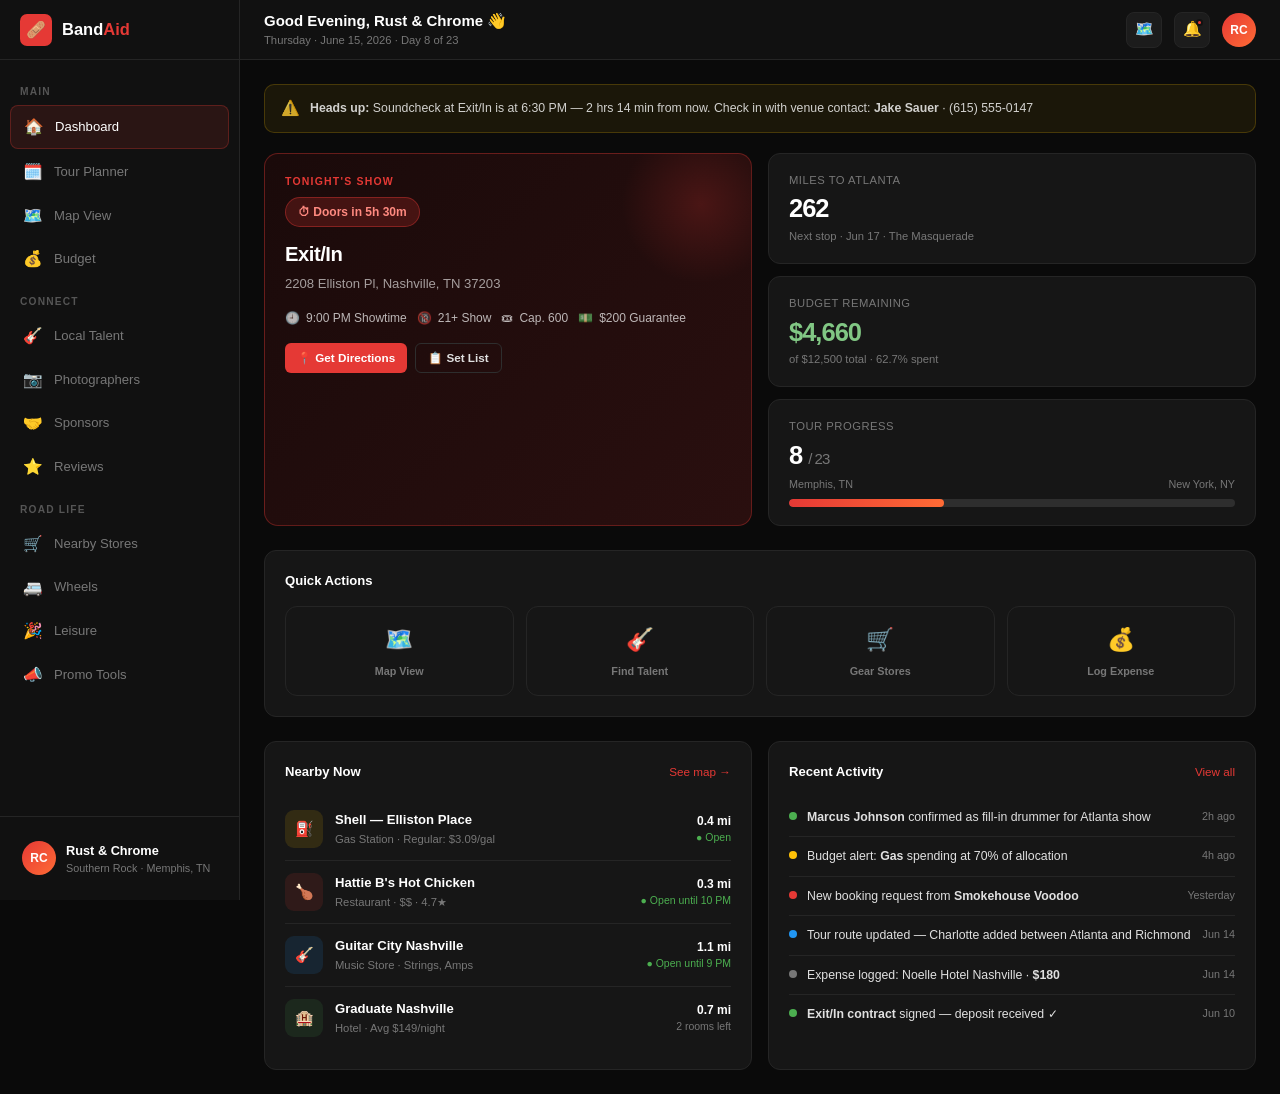
<file: dashboard.html>
<!DOCTYPE html>
<html lang="en">
<head>
  <meta charset="UTF-8" />
  <meta name="viewport" content="width=device-width, initial-scale=1.0" />
  <title>BandAid — Dashboard</title>
  <link rel="stylesheet" href="css/app.css" />
  <style>
    /* Tonight card */
    .tonight-card {
      background: linear-gradient(135deg, #1a0a0a 0%, #2a0f0f 100%);
      border: 1px solid rgba(229,57,53,0.35);
      border-radius: 14px;
      padding: 20px;
      position: relative;
      overflow: hidden;
    }

    .tonight-card::before {
      content: '';
      position: absolute;
      top: -30px; right: -30px;
      width: 160px; height: 160px;
      background: radial-gradient(circle, rgba(229,57,53,0.2) 0%, transparent 70%);
      pointer-events: none;
    }

    .tonight-label {
      font-size: 0.7rem;
      font-weight: 700;
      text-transform: uppercase;
      letter-spacing: 1.2px;
      color: var(--red);
      margin-bottom: 8px;
    }

    .tonight-venue {
      font-size: 1.35rem;
      font-weight: 800;
      color: #fff;
      letter-spacing: -0.5px;
      margin-bottom: 4px;
    }

    .tonight-city {
      font-size: 0.875rem;
      color: rgba(255,255,255,0.6);
      margin-bottom: 16px;
    }

    .tonight-meta {
      display: flex;
      flex-wrap: wrap;
      gap: 10px;
    }

    .tonight-meta-item {
      display: flex;
      align-items: center;
      gap: 6px;
      font-size: 0.8rem;
      color: rgba(255,255,255,0.7);
    }

    .countdown-badge {
      display: inline-flex;
      align-items: center;
      gap: 6px;
      background: rgba(229,57,53,0.2);
      border: 1px solid rgba(229,57,53,0.4);
      color: #ff8a80;
      padding: 5px 12px;
      border-radius: 20px;
      font-size: 0.8rem;
      font-weight: 700;
      margin-bottom: 12px;
    }

    /* Quick action tiles */
    .quick-grid {
      display: grid;
      grid-template-columns: repeat(4, 1fr);
      gap: 12px;
    }

    .quick-tile {
      background: var(--card);
      border: 1px solid var(--border);
      border-radius: 12px;
      padding: 16px 12px;
      text-align: center;
      cursor: pointer;
      transition: border-color 0.15s, background 0.15s;
      text-decoration: none;
      display: block;
    }

    .quick-tile:hover {
      border-color: rgba(229,57,53,0.35);
      background: var(--card2);
    }

    .quick-tile-icon { font-size: 1.5rem; margin-bottom: 6px; }
    .quick-tile-label {
      font-size: 0.72rem;
      font-weight: 600;
      color: var(--muted);
    }

    /* Alert band */
    .alert-band {
      background: rgba(255,193,7,0.07);
      border: 1px solid rgba(255,193,7,0.2);
      border-radius: 10px;
      padding: 12px 16px;
      display: flex;
      align-items: center;
      gap: 10px;
      font-size: 0.82rem;
      color: rgba(255,255,255,0.8);
      margin-bottom: 20px;
    }

    .alert-band-icon { font-size: 1rem; flex-shrink: 0; }

    /* Nearby list row */
    .nearby-row {
      display: flex;
      align-items: center;
      gap: 12px;
      padding: 12px 0;
      border-bottom: 1px solid var(--border);
      cursor: pointer;
    }

    .nearby-row:last-child { border-bottom: none; }

    .nearby-icon {
      width: 38px;
      height: 38px;
      border-radius: 9px;
      display: flex;
      align-items: center;
      justify-content: center;
      font-size: 1rem;
      flex-shrink: 0;
    }

    .nearby-body { flex: 1; min-width: 0; }
    .nearby-name { font-size: 0.875rem; font-weight: 600; color: #fff; }
    .nearby-meta { font-size: 0.75rem; color: var(--muted); margin-top: 1px; }

    .nearby-right {
      text-align: right;
      flex-shrink: 0;
    }

    .nearby-dist { font-size: 0.8rem; font-weight: 700; color: #fff; }
    .nearby-status { font-size: 0.7rem; color: var(--green); }

    /* Tour progress */
    .tour-progress-wrap {
      margin-top: 8px;
    }

    .tour-progress-labels {
      display: flex;
      justify-content: space-between;
      font-size: 0.72rem;
      color: var(--muted);
      margin-bottom: 6px;
    }

    .prog-bar {
      height: 8px;
      background: var(--border2);
      border-radius: 4px;
      overflow: hidden;
    }

    .prog-fill {
      height: 100%;
      background: linear-gradient(90deg, var(--red), var(--accent));
      border-radius: 4px;
      width: 34.7%;
    }

    /* Activity feed */
    .activity-row {
      display: flex;
      align-items: flex-start;
      gap: 10px;
      padding: 10px 0;
      border-bottom: 1px solid var(--border);
      font-size: 0.82rem;
    }

    .activity-row:last-child { border-bottom: none; }

    .activity-dot {
      width: 8px;
      height: 8px;
      border-radius: 50%;
      margin-top: 4px;
      flex-shrink: 0;
    }

    .activity-text { flex: 1; color: var(--text); }
    .activity-time { color: var(--muted); font-size: 0.72rem; flex-shrink: 0; }

    @media (max-width: 640px) {
      .quick-grid { grid-template-columns: repeat(2, 1fr); }
    }
  </style>
</head>
<body>
<div class="app-shell">

  <!-- SIDEBAR -->
  <aside class="sidebar">
    <a href="index.html" class="sidebar-logo">
      <div class="sidebar-logo-icon">🩹</div>
      <div class="sidebar-logo-text">Band<span>Aid</span></div>
    </a>
    <nav class="sidebar-nav">
      <div class="nav-section-label">Main</div>
      <a href="dashboard.html" class="nav-item active"><span class="nav-icon">🏠</span> Dashboard</a>
      <a href="planner.html" class="nav-item"><span class="nav-icon">🗓️</span> Tour Planner</a>
      <a href="map.html" class="nav-item"><span class="nav-icon">🗺️</span> Map View</a>
      <a href="budget.html" class="nav-item"><span class="nav-icon">💰</span> Budget</a>
      <div class="nav-section-label">Connect</div>
      <a href="marketplace.html" class="nav-item"><span class="nav-icon">🎸</span> Local Talent</a>
      <a href="photographers.html" class="nav-item"><span class="nav-icon">📷</span> Photographers</a>
      <a href="sponsors.html" class="nav-item"><span class="nav-icon">🤝</span> Sponsors</a>
      <a href="reviews.html" class="nav-item"><span class="nav-icon">⭐</span> Reviews</a>
      <div class="nav-section-label">Road Life</div>
      <a href="stores.html" class="nav-item"><span class="nav-icon">🛒</span> Nearby Stores</a>
      <a href="wheels.html" class="nav-item"><span class="nav-icon">🚐</span> Wheels</a>
      <a href="leisure.html" class="nav-item"><span class="nav-icon">🎉</span> Leisure</a>
      <a href="promo.html" class="nav-item"><span class="nav-icon">📣</span> Promo Tools</a>
    </nav>
    <div class="sidebar-footer">
      <a href="profile.html" class="sidebar-profile">
        <div class="avatar">RC</div>
        <div>
          <div class="profile-name">Rust &amp; Chrome</div>
          <div class="profile-role">Southern Rock · Memphis, TN</div>
        </div>
      </a>
    </div>
  </aside>

  <!-- MAIN -->
  <div class="main">
    <header class="topbar">
      <div class="topbar-left">
        <h1>Good Evening, Rust &amp; Chrome 👋</h1>
        <p>Thursday · June 15, 2026 · Day 8 of 23</p>
      </div>
      <div class="topbar-right">
        <a href="map.html" class="icon-btn" title="Map">🗺️</a>
        <div class="icon-btn notif-dot" title="Notifications">🔔</div>
        <a href="profile.html" class="avatar" style="text-decoration:none;">RC</a>
      </div>
    </header>

    <main class="page">

      <!-- ALERT -->
      <div class="alert-band">
        <span class="alert-band-icon">⚠️</span>
        <span><strong>Heads up:</strong> Soundcheck at Exit/In is at 6:30 PM — 2 hrs 14 min from now. Check in with venue contact: <strong>Jake Sauer</strong> · (615) 555-0147</span>
      </div>

      <!-- TONIGHT + STATS -->
      <div class="grid-2 mb-24">
        <!-- Tonight card -->
        <div class="tonight-card">
          <div class="tonight-label">Tonight's Show</div>
          <div class="countdown-badge">⏱ Doors in 5h 30m</div>
          <div class="tonight-venue">Exit/In</div>
          <div class="tonight-city">2208 Elliston Pl, Nashville, TN 37203</div>
          <div class="tonight-meta">
            <div class="tonight-meta-item">🕘 <span>9:00 PM Showtime</span></div>
            <div class="tonight-meta-item">🔞 <span>21+ Show</span></div>
            <div class="tonight-meta-item">🎟 <span>Cap. 600</span></div>
            <div class="tonight-meta-item">💵 <span>$200 Guarantee</span></div>
          </div>
          <div style="margin-top:16px; display:flex; gap:8px; flex-wrap:wrap;">
            <a href="map.html" class="btn btn-primary btn-sm">📍 Get Directions</a>
            <button class="btn btn-outline btn-sm">📋 Set List</button>
          </div>
        </div>

        <!-- Stats column -->
        <div style="display:flex; flex-direction:column; gap:12px;">
          <div class="stat-tile" style="flex:1;">
            <div class="stat-tile-label">Miles to Atlanta</div>
            <div class="stat-tile-value">262</div>
            <div class="stat-tile-sub">Next stop · Jun 17 · The Masquerade</div>
          </div>
          <div class="stat-tile" style="flex:1;">
            <div class="stat-tile-label">Budget Remaining</div>
            <div class="stat-tile-value" style="color:#81c784;">$4,660</div>
            <div class="stat-tile-sub">of $12,500 total · 62.7% spent</div>
          </div>
          <div class="stat-tile" style="flex:1;">
            <div class="stat-tile-label">Tour Progress</div>
            <div class="stat-tile-value">8 <span style="font-size:1rem; font-weight:500; color:var(--muted);">/ 23</span></div>
            <div class="tour-progress-wrap">
              <div class="tour-progress-labels">
                <span>Memphis, TN</span>
                <span>New York, NY</span>
              </div>
              <div class="prog-bar"><div class="prog-fill"></div></div>
            </div>
          </div>
        </div>
      </div>

      <!-- QUICK ACTIONS -->
      <div class="card mb-24">
        <div class="card-header">
          <span class="card-title">Quick Actions</span>
        </div>
        <div class="quick-grid">
          <a href="map.html" class="quick-tile">
            <div class="quick-tile-icon">🗺️</div>
            <div class="quick-tile-label">Map View</div>
          </a>
          <a href="marketplace.html" class="quick-tile">
            <div class="quick-tile-icon">🎸</div>
            <div class="quick-tile-label">Find Talent</div>
          </a>
          <a href="stores.html" class="quick-tile">
            <div class="quick-tile-icon">🛒</div>
            <div class="quick-tile-label">Gear Stores</div>
          </a>
          <a href="budget.html" class="quick-tile">
            <div class="quick-tile-icon">💰</div>
            <div class="quick-tile-label">Log Expense</div>
          </a>
        </div>
      </div>

      <!-- BOTTOM ROW: Nearby + Activity -->
      <div class="grid-2">

        <!-- Nearby Now -->
        <div class="card">
          <div class="card-header">
            <span class="card-title">Nearby Now</span>
            <a href="map.html" class="card-action">See map →</a>
          </div>

          <div class="nearby-row">
            <div class="nearby-icon" style="background:rgba(255,193,7,0.12);">⛽</div>
            <div class="nearby-body">
              <div class="nearby-name">Shell — Elliston Place</div>
              <div class="nearby-meta">Gas Station · Regular: $3.09/gal</div>
            </div>
            <div class="nearby-right">
              <div class="nearby-dist">0.4 mi</div>
              <div class="nearby-status">● Open</div>
            </div>
          </div>

          <div class="nearby-row">
            <div class="nearby-icon" style="background:rgba(229,57,53,0.12);">🍗</div>
            <div class="nearby-body">
              <div class="nearby-name">Hattie B's Hot Chicken</div>
              <div class="nearby-meta">Restaurant · $$ · 4.7★</div>
            </div>
            <div class="nearby-right">
              <div class="nearby-dist">0.3 mi</div>
              <div class="nearby-status">● Open until 10 PM</div>
            </div>
          </div>

          <div class="nearby-row">
            <div class="nearby-icon" style="background:rgba(33,150,243,0.12);">🎸</div>
            <div class="nearby-body">
              <div class="nearby-name">Guitar City Nashville</div>
              <div class="nearby-meta">Music Store · Strings, Amps</div>
            </div>
            <div class="nearby-right">
              <div class="nearby-dist">1.1 mi</div>
              <div class="nearby-status">● Open until 9 PM</div>
            </div>
          </div>

          <div class="nearby-row">
            <div class="nearby-icon" style="background:rgba(76,175,80,0.12);">🏨</div>
            <div class="nearby-body">
              <div class="nearby-name">Graduate Nashville</div>
              <div class="nearby-meta">Hotel · Avg $149/night</div>
            </div>
            <div class="nearby-right">
              <div class="nearby-dist">0.7 mi</div>
              <div class="nearby-status" style="color:var(--muted);">2 rooms left</div>
            </div>
          </div>
        </div>

        <!-- Activity Feed -->
        <div class="card">
          <div class="card-header">
            <span class="card-title">Recent Activity</span>
            <span class="card-action">View all</span>
          </div>

          <div class="activity-row">
            <div class="activity-dot" style="background:var(--green);"></div>
            <div class="activity-text">
              <strong>Marcus Johnson</strong> confirmed as fill-in drummer for Atlanta show
            </div>
            <div class="activity-time">2h ago</div>
          </div>

          <div class="activity-row">
            <div class="activity-dot" style="background:var(--yellow);"></div>
            <div class="activity-text">
              Budget alert: <strong>Gas</strong> spending at 70% of allocation
            </div>
            <div class="activity-time">4h ago</div>
          </div>

          <div class="activity-row">
            <div class="activity-dot" style="background:var(--red);"></div>
            <div class="activity-text">
              New booking request from <strong>Smokehouse Voodoo</strong>
            </div>
            <div class="activity-time">Yesterday</div>
          </div>

          <div class="activity-row">
            <div class="activity-dot" style="background:var(--blue);"></div>
            <div class="activity-text">
              Tour route updated — Charlotte added between Atlanta and Richmond
            </div>
            <div class="activity-time">Jun 14</div>
          </div>

          <div class="activity-row">
            <div class="activity-dot" style="background:var(--muted);"></div>
            <div class="activity-text">
              Expense logged: Noelle Hotel Nashville · <strong>$180</strong>
            </div>
            <div class="activity-time">Jun 14</div>
          </div>

          <div class="activity-row">
            <div class="activity-dot" style="background:var(--green);"></div>
            <div class="activity-text">
              <strong>Exit/In contract</strong> signed — deposit received ✓
            </div>
            <div class="activity-time">Jun 10</div>
          </div>
        </div>

      </div>

    </main>
  </div>

</div>

<!-- BOTTOM NAV (mobile) -->
<nav class="bottom-nav">
  <div class="bottom-nav-items">
    <a href="dashboard.html" class="bottom-nav-item active">
      <span class="nav-icon">🏠</span><span>Home</span>
    </a>
    <a href="map.html" class="bottom-nav-item">
      <span class="nav-icon">🗺️</span><span>Map</span>
    </a>
    <a href="marketplace.html" class="bottom-nav-item">
      <span class="nav-icon">🎸</span><span>Find</span>
    </a>
    <a href="planner.html" class="bottom-nav-item">
      <span class="nav-icon">🗓️</span><span>Plan</span>
    </a>
    <a href="budget.html" class="bottom-nav-item">
      <span class="nav-icon">💰</span><span>Budget</span>
    </a>
  </div>
</nav>

</body>
</html>
</file>
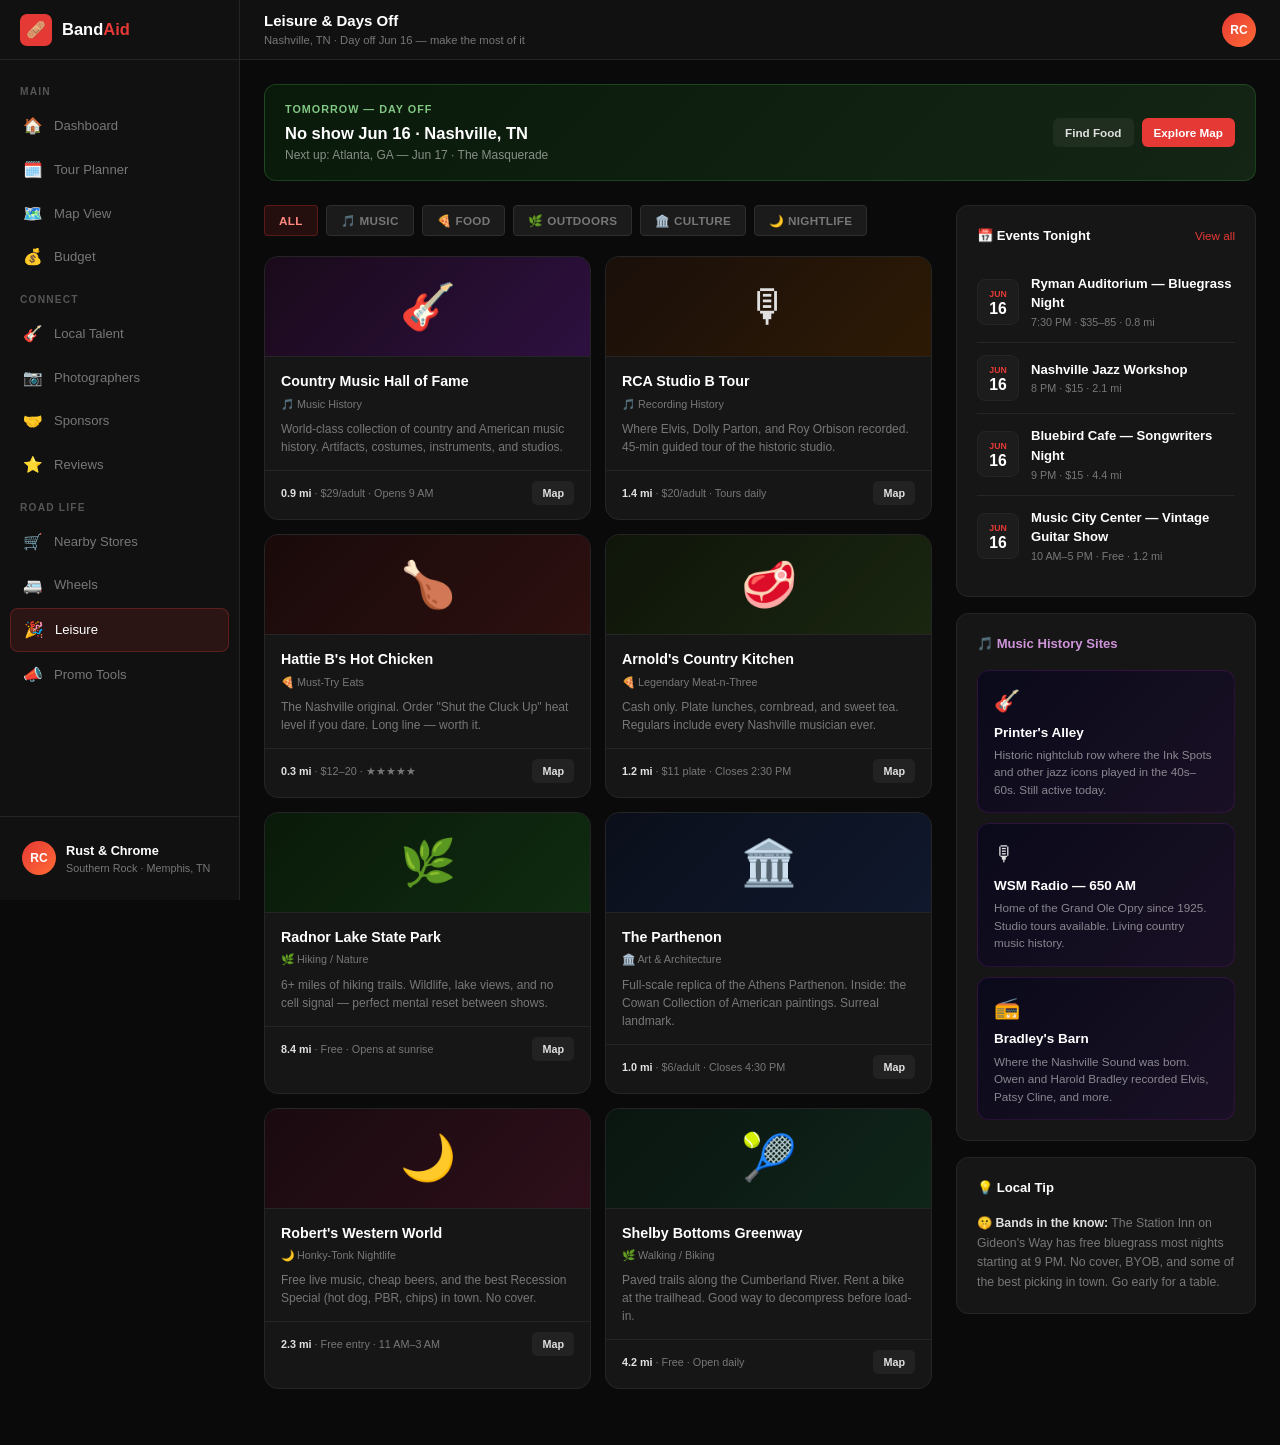
<file: leisure.html>
<!DOCTYPE html>
<html lang="en">
<head>
  <meta charset="UTF-8" />
  <meta name="viewport" content="width=device-width, initial-scale=1.0" />
  <title>BandAid — Leisure & Days Off</title>
  <link rel="stylesheet" href="css/app.css" />
  <style>
    .leisure-card {
      background: var(--card);
      border: 1px solid var(--border);
      border-radius: 14px;
      overflow: hidden;
      transition: border-color 0.15s;
    }
    .leisure-card:hover { border-color: rgba(229,57,53,0.25); }

    .leisure-img {
      height: 100px;
      display: flex;
      align-items: center;
      justify-content: center;
      font-size: 3rem;
      border-bottom: 1px solid var(--border);
    }

    .leisure-body { padding: 14px 16px; }
    .leisure-name { font-size: .95rem; font-weight: 700; color: #fff; margin-bottom: 3px; }
    .leisure-cat { font-size: .72rem; color: var(--muted); margin-bottom: 8px; }
    .leisure-desc { font-size: .8rem; color: var(--muted); line-height: 1.5; }

    .leisure-footer {
      padding: 10px 16px 14px;
      display: flex;
      align-items: center;
      justify-content: space-between;
      border-top: 1px solid var(--border);
    }

    .leisure-meta { font-size: .72rem; color: var(--muted); }
    .leisure-meta strong { color: var(--text); }

    /* Event row */
    .event-row {
      display: flex;
      align-items: center;
      gap: 12px;
      padding: 12px 0;
      border-bottom: 1px solid var(--border);
    }
    .event-row:last-child { border-bottom: none; }

    .event-date-box {
      width: 42px;
      height: 46px;
      border-radius: 8px;
      background: var(--card2);
      border: 1px solid var(--border);
      display: flex;
      flex-direction: column;
      align-items: center;
      justify-content: center;
      flex-shrink: 0;
    }

    .event-month { font-size: .58rem; text-transform: uppercase; color: var(--red); font-weight: 700; }
    .event-day { font-size: 1.05rem; font-weight: 800; color: #fff; line-height: 1; }

    .event-name { font-size: .875rem; font-weight: 600; color: #fff; }
    .event-detail { font-size: .72rem; color: var(--muted); margin-top: 1px; }

    /* Music history site */
    .history-card {
      background: linear-gradient(135deg, #0a0a1a 0%, #1a1025 100%);
      border: 1px solid rgba(156,39,176,0.2);
      border-radius: 12px;
      padding: 14px 16px;
      margin-bottom: 10px;
    }

    .history-icon { font-size: 1.4rem; margin-bottom: 6px; }
    .history-name { font-size: .9rem; font-weight: 700; color: #fff; margin-bottom: 3px; }
    .history-desc { font-size: .78rem; color: rgba(255,255,255,0.5); }
  </style>
</head>
<body>
<div class="app-shell">
  <aside class="sidebar">
    <a href="index.html" class="sidebar-logo">
      <div class="sidebar-logo-icon">🩹</div>
      <div class="sidebar-logo-text">Band<span>Aid</span></div>
    </a>
    <nav class="sidebar-nav">
      <div class="nav-section-label">Main</div>
      <a href="dashboard.html" class="nav-item"><span class="nav-icon">🏠</span> Dashboard</a>
      <a href="planner.html" class="nav-item"><span class="nav-icon">🗓️</span> Tour Planner</a>
      <a href="map.html" class="nav-item"><span class="nav-icon">🗺️</span> Map View</a>
      <a href="budget.html" class="nav-item"><span class="nav-icon">💰</span> Budget</a>
      <div class="nav-section-label">Connect</div>
      <a href="marketplace.html" class="nav-item"><span class="nav-icon">🎸</span> Local Talent</a>
      <a href="photographers.html" class="nav-item"><span class="nav-icon">📷</span> Photographers</a>
      <a href="sponsors.html" class="nav-item"><span class="nav-icon">🤝</span> Sponsors</a>
      <a href="reviews.html" class="nav-item"><span class="nav-icon">⭐</span> Reviews</a>
      <div class="nav-section-label">Road Life</div>
      <a href="stores.html" class="nav-item"><span class="nav-icon">🛒</span> Nearby Stores</a>
      <a href="wheels.html" class="nav-item"><span class="nav-icon">🚐</span> Wheels</a>
      <a href="leisure.html" class="nav-item active"><span class="nav-icon">🎉</span> Leisure</a>
      <a href="promo.html" class="nav-item"><span class="nav-icon">📣</span> Promo Tools</a>
    </nav>
    <div class="sidebar-footer">
      <a href="profile.html" class="sidebar-profile">
        <div class="avatar">RC</div>
        <div><div class="profile-name">Rust &amp; Chrome</div><div class="profile-role">Southern Rock · Memphis, TN</div></div>
      </a>
    </div>
  </aside>

  <div class="main">
    <header class="topbar">
      <div class="topbar-left">
        <h1>Leisure &amp; Days Off</h1>
        <p>Nashville, TN · Day off Jun 16 — make the most of it</p>
      </div>
      <div class="topbar-right">
        <a href="profile.html" class="avatar">RC</a>
      </div>
    </header>

    <main class="page">

      <!-- Day off banner -->
      <div style="background:linear-gradient(135deg,#0a1a0a,#152515);border:1px solid rgba(76,175,80,0.25);border-radius:12px;padding:16px 20px;display:flex;align-items:center;justify-content:space-between;flex-wrap:wrap;gap:12px;margin-bottom:24px;">
        <div>
          <div style="font-size:.72rem;text-transform:uppercase;letter-spacing:1px;color:#81c784;font-weight:700;margin-bottom:4px;">Tomorrow — Day Off</div>
          <div style="font-size:1.1rem;font-weight:700;color:#fff;">No show Jun 16 · Nashville, TN</div>
          <div style="font-size:.8rem;color:rgba(255,255,255,0.5);">Next up: Atlanta, GA — Jun 17 · The Masquerade</div>
        </div>
        <div style="display:flex;gap:8px;">
          <a href="stores.html" class="btn btn-ghost btn-sm">Find Food</a>
          <a href="map.html" class="btn btn-primary btn-sm">Explore Map</a>
        </div>
      </div>

      <div style="display:grid;grid-template-columns:1fr 300px;gap:24px;align-items:start;">
        <div>

          <!-- Filter -->
          <div style="display:flex;gap:8px;flex-wrap:wrap;margin-bottom:20px;" id="leisureBar">
            <div class="badge badge-red" style="cursor:pointer;padding:6px 14px;font-size:.78rem;" onclick="setLeisure('all',this)">All</div>
            <div class="badge badge-gray" style="cursor:pointer;padding:6px 14px;font-size:.78rem;" onclick="setLeisure('music',this)">🎵 Music</div>
            <div class="badge badge-gray" style="cursor:pointer;padding:6px 14px;font-size:.78rem;" onclick="setLeisure('food',this)">🍕 Food</div>
            <div class="badge badge-gray" style="cursor:pointer;padding:6px 14px;font-size:.78rem;" onclick="setLeisure('outdoor',this)">🌿 Outdoors</div>
            <div class="badge badge-gray" style="cursor:pointer;padding:6px 14px;font-size:.78rem;" onclick="setLeisure('culture',this)">🏛️ Culture</div>
            <div class="badge badge-gray" style="cursor:pointer;padding:6px 14px;font-size:.78rem;" onclick="setLeisure('night',this)">🌙 Nightlife</div>
          </div>

          <div style="display:grid;grid-template-columns:repeat(auto-fill,minmax(220px,1fr));gap:14px;margin-bottom:32px;" id="leisureGrid">

            <div class="leisure-card" data-lcat="music">
              <div class="leisure-img" style="background:linear-gradient(135deg,#1a0a1a,#2d1040);">🎸</div>
              <div class="leisure-body">
                <div class="leisure-name">Country Music Hall of Fame</div>
                <div class="leisure-cat">🎵 Music History</div>
                <div class="leisure-desc">World-class collection of country and American music history. Artifacts, costumes, instruments, and studios.</div>
              </div>
              <div class="leisure-footer">
                <div class="leisure-meta"><strong>0.9 mi</strong> · $29/adult · Opens 9 AM</div>
                <a href="map.html" class="btn btn-ghost btn-xs">Map</a>
              </div>
            </div>

            <div class="leisure-card" data-lcat="music">
              <div class="leisure-img" style="background:linear-gradient(135deg,#1a0f0a,#2d1a05);">🎙</div>
              <div class="leisure-body">
                <div class="leisure-name">RCA Studio B Tour</div>
                <div class="leisure-cat">🎵 Recording History</div>
                <div class="leisure-desc">Where Elvis, Dolly Parton, and Roy Orbison recorded. 45-min guided tour of the historic studio.</div>
              </div>
              <div class="leisure-footer">
                <div class="leisure-meta"><strong>1.4 mi</strong> · $20/adult · Tours daily</div>
                <a href="map.html" class="btn btn-ghost btn-xs">Map</a>
              </div>
            </div>

            <div class="leisure-card" data-lcat="food">
              <div class="leisure-img" style="background:linear-gradient(135deg,#1a0a0a,#2d1010);">🍗</div>
              <div class="leisure-body">
                <div class="leisure-name">Hattie B's Hot Chicken</div>
                <div class="leisure-cat">🍕 Must-Try Eats</div>
                <div class="leisure-desc">The Nashville original. Order "Shut the Cluck Up" heat level if you dare. Long line — worth it.</div>
              </div>
              <div class="leisure-footer">
                <div class="leisure-meta"><strong>0.3 mi</strong> · $12–20 · ★★★★★</div>
                <a href="map.html" class="btn btn-ghost btn-xs">Map</a>
              </div>
            </div>

            <div class="leisure-card" data-lcat="food">
              <div class="leisure-img" style="background:linear-gradient(135deg,#0f150a,#1a2610);">🥩</div>
              <div class="leisure-body">
                <div class="leisure-name">Arnold's Country Kitchen</div>
                <div class="leisure-cat">🍕 Legendary Meat-n-Three</div>
                <div class="leisure-desc">Cash only. Plate lunches, cornbread, and sweet tea. Regulars include every Nashville musician ever.</div>
              </div>
              <div class="leisure-footer">
                <div class="leisure-meta"><strong>1.2 mi</strong> · $11 plate · Closes 2:30 PM</div>
                <a href="map.html" class="btn btn-ghost btn-xs">Map</a>
              </div>
            </div>

            <div class="leisure-card" data-lcat="outdoor">
              <div class="leisure-img" style="background:linear-gradient(135deg,#0a1a0a,#0f2b10);">🌿</div>
              <div class="leisure-body">
                <div class="leisure-name">Radnor Lake State Park</div>
                <div class="leisure-cat">🌿 Hiking / Nature</div>
                <div class="leisure-desc">6+ miles of hiking trails. Wildlife, lake views, and no cell signal — perfect mental reset between shows.</div>
              </div>
              <div class="leisure-footer">
                <div class="leisure-meta"><strong>8.4 mi</strong> · Free · Opens at sunrise</div>
                <a href="map.html" class="btn btn-ghost btn-xs">Map</a>
              </div>
            </div>

            <div class="leisure-card" data-lcat="culture">
              <div class="leisure-img" style="background:linear-gradient(135deg,#0a0f1a,#10182d);">🏛️</div>
              <div class="leisure-body">
                <div class="leisure-name">The Parthenon</div>
                <div class="leisure-cat">🏛️ Art &amp; Architecture</div>
                <div class="leisure-desc">Full-scale replica of the Athens Parthenon. Inside: the Cowan Collection of American paintings. Surreal landmark.</div>
              </div>
              <div class="leisure-footer">
                <div class="leisure-meta"><strong>1.0 mi</strong> · $6/adult · Closes 4:30 PM</div>
                <a href="map.html" class="btn btn-ghost btn-xs">Map</a>
              </div>
            </div>

            <div class="leisure-card" data-lcat="night">
              <div class="leisure-img" style="background:linear-gradient(135deg,#1a0a10,#2d0f1a);">🌙</div>
              <div class="leisure-body">
                <div class="leisure-name">Robert's Western World</div>
                <div class="leisure-cat">🌙 Honky-Tonk Nightlife</div>
                <div class="leisure-desc">Free live music, cheap beers, and the best Recession Special (hot dog, PBR, chips) in town. No cover.</div>
              </div>
              <div class="leisure-footer">
                <div class="leisure-meta"><strong>2.3 mi</strong> · Free entry · 11 AM–3 AM</div>
                <a href="map.html" class="btn btn-ghost btn-xs">Map</a>
              </div>
            </div>

            <div class="leisure-card" data-lcat="outdoor">
              <div class="leisure-img" style="background:linear-gradient(135deg,#0a1510,#0f251a);">🎾</div>
              <div class="leisure-body">
                <div class="leisure-name">Shelby Bottoms Greenway</div>
                <div class="leisure-cat">🌿 Walking / Biking</div>
                <div class="leisure-desc">Paved trails along the Cumberland River. Rent a bike at the trailhead. Good way to decompress before load-in.</div>
              </div>
              <div class="leisure-footer">
                <div class="leisure-meta"><strong>4.2 mi</strong> · Free · Open daily</div>
                <a href="map.html" class="btn btn-ghost btn-xs">Map</a>
              </div>
            </div>

          </div>
        </div>

        <!-- RIGHT: Events + Music History -->
        <div style="display:flex;flex-direction:column;gap:16px;position:sticky;top:84px;">

          <div class="card">
            <div class="card-header"><span class="card-title">📅 Events Tonight</span><span class="card-action">View all</span></div>

            <div class="event-row">
              <div class="event-date-box"><div class="event-month">Jun</div><div class="event-day">16</div></div>
              <div>
                <div class="event-name">Ryman Auditorium — Bluegrass Night</div>
                <div class="event-detail">7:30 PM · $35–85 · 0.8 mi</div>
              </div>
            </div>
            <div class="event-row">
              <div class="event-date-box"><div class="event-month">Jun</div><div class="event-day">16</div></div>
              <div>
                <div class="event-name">Nashville Jazz Workshop</div>
                <div class="event-detail">8 PM · $15 · 2.1 mi</div>
              </div>
            </div>
            <div class="event-row">
              <div class="event-date-box"><div class="event-month">Jun</div><div class="event-day">16</div></div>
              <div>
                <div class="event-name">Bluebird Cafe — Songwriters Night</div>
                <div class="event-detail">9 PM · $15 · 4.4 mi</div>
              </div>
            </div>
            <div class="event-row" style="border-bottom:none;">
              <div class="event-date-box"><div class="event-month">Jun</div><div class="event-day">16</div></div>
              <div>
                <div class="event-name">Music City Center — Vintage Guitar Show</div>
                <div class="event-detail">10 AM–5 PM · Free · 1.2 mi</div>
              </div>
            </div>
          </div>

          <div class="card">
            <div class="card-header"><span class="card-title" style="color:rgba(206,147,216,1);">🎵 Music History Sites</span></div>
            <div class="history-card">
              <div class="history-icon">🎸</div>
              <div class="history-name">Printer's Alley</div>
              <div class="history-desc">Historic nightclub row where the Ink Spots and other jazz icons played in the 40s–60s. Still active today.</div>
            </div>
            <div class="history-card">
              <div class="history-icon">🎙</div>
              <div class="history-name">WSM Radio — 650 AM</div>
              <div class="history-desc">Home of the Grand Ole Opry since 1925. Studio tours available. Living country music history.</div>
            </div>
            <div class="history-card" style="margin-bottom:0;">
              <div class="history-icon">📻</div>
              <div class="history-name">Bradley's Barn</div>
              <div class="history-desc">Where the Nashville Sound was born. Owen and Harold Bradley recorded Elvis, Patsy Cline, and more.</div>
            </div>
          </div>

          <div class="card">
            <div class="card-header"><span class="card-title">💡 Local Tip</span></div>
            <div style="font-size:.82rem;color:var(--muted);line-height:1.6;">
              🤫 <strong style="color:var(--text);">Bands in the know:</strong> The Station Inn on Gideon's Way has free bluegrass most nights starting at 9 PM. No cover, BYOB, and some of the best picking in town. Go early for a table.
            </div>
          </div>

        </div>
      </div>

    </main>
  </div>
</div>

<nav class="bottom-nav">
  <div class="bottom-nav-items">
    <a href="dashboard.html" class="bottom-nav-item"><span class="nav-icon">🏠</span><span>Home</span></a>
    <a href="map.html" class="bottom-nav-item"><span class="nav-icon">🗺️</span><span>Map</span></a>
    <a href="marketplace.html" class="bottom-nav-item"><span class="nav-icon">🎸</span><span>Find</span></a>
    <a href="planner.html" class="bottom-nav-item"><span class="nav-icon">🗓️</span><span>Plan</span></a>
    <a href="budget.html" class="bottom-nav-item"><span class="nav-icon">💰</span><span>Budget</span></a>
  </div>
</nav>

<script>
  function setLeisure(cat, el) {
    document.querySelectorAll('#leisureBar .badge').forEach(b => { b.className = 'badge badge-gray'; b.style.cssText = 'cursor:pointer;padding:6px 14px;font-size:.78rem;'; });
    el.className = 'badge badge-red';
    el.style.cssText = 'cursor:pointer;padding:6px 14px;font-size:.78rem;';
    document.querySelectorAll('.leisure-card').forEach(c => {
      c.style.display = (cat === 'all' || c.dataset.lcat === cat) ? 'block' : 'none';
    });
  }
</script>
</body>
</html>
</file>
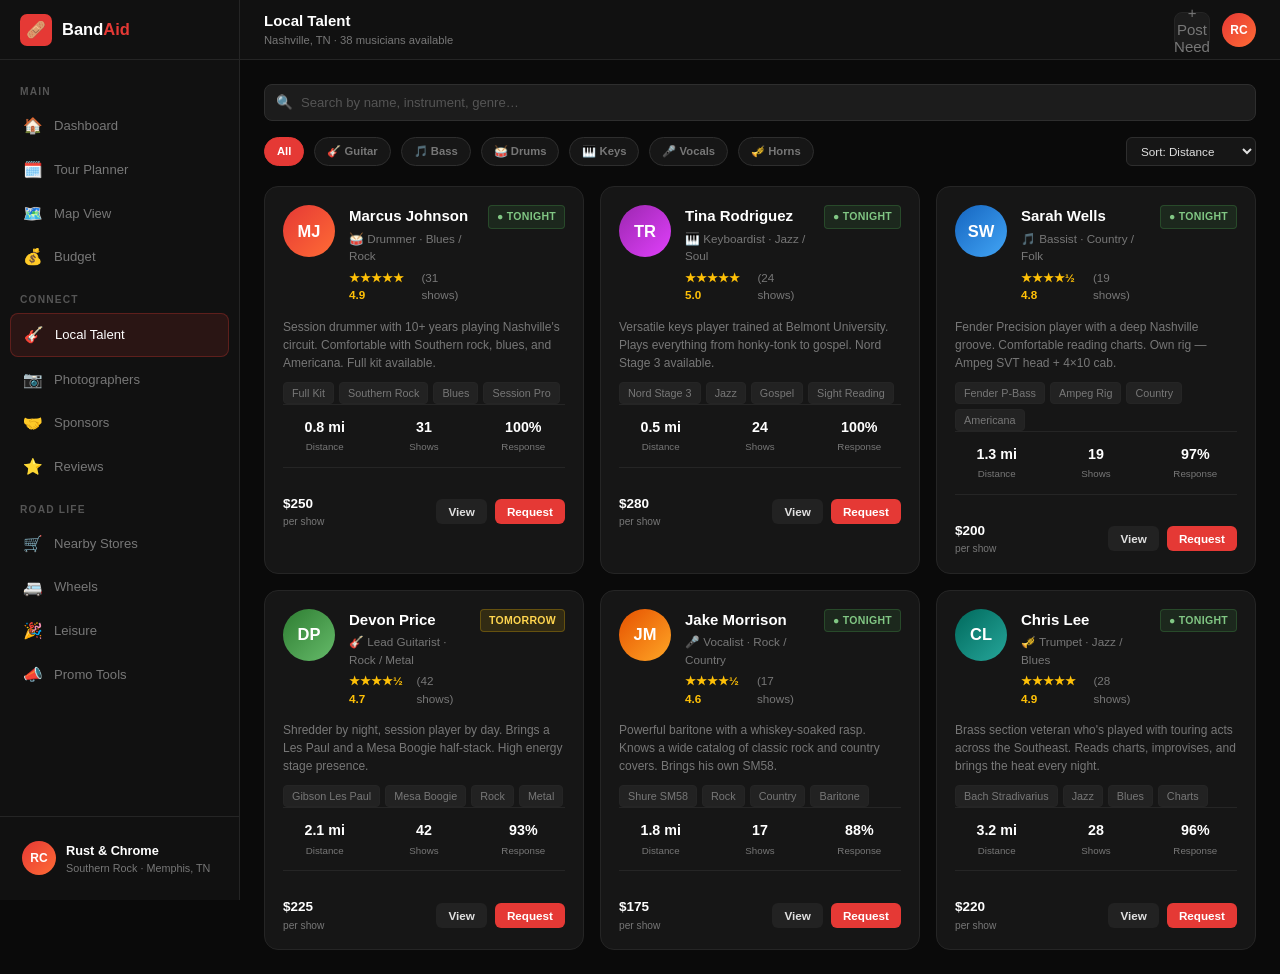
<file: marketplace.html>
<!DOCTYPE html>
<html lang="en">
<head>
  <meta charset="UTF-8" />
  <meta name="viewport" content="width=device-width, initial-scale=1.0" />
  <title>BandAid — Local Talent</title>
  <link rel="stylesheet" href="css/app.css" />
  <style>
    .artist-grid {
      display: grid;
      grid-template-columns: repeat(auto-fill, minmax(280px, 1fr));
      gap: 16px;
    }

    .artist-card {
      background: var(--card);
      border: 1px solid var(--border);
      border-radius: 14px;
      overflow: hidden;
      transition: border-color 0.15s;
    }

    .artist-card:hover { border-color: rgba(229,57,53,0.3); }

    .artist-card-top {
      padding: 18px 18px 14px;
      display: flex;
      align-items: flex-start;
      gap: 14px;
    }

    .artist-avatar {
      width: 52px;
      height: 52px;
      border-radius: 50%;
      display: flex;
      align-items: center;
      justify-content: center;
      font-size: 1.1rem;
      font-weight: 800;
      color: #fff;
      flex-shrink: 0;
    }

    .artist-info { flex: 1; min-width: 0; }

    .artist-name {
      font-size: 1rem;
      font-weight: 700;
      color: #fff;
    }

    .artist-title {
      font-size: 0.78rem;
      color: var(--muted);
      margin-top: 2px;
    }

    .artist-rating {
      display: flex;
      align-items: center;
      gap: 4px;
      font-size: 0.78rem;
      color: var(--yellow);
      font-weight: 700;
      margin-top: 4px;
    }

    .artist-rating span { color: var(--muted); font-weight: 400; }

    .artist-card-body {
      padding: 0 18px 14px;
    }

    .artist-bio {
      font-size: 0.8rem;
      color: var(--muted);
      line-height: 1.5;
      margin-bottom: 10px;
    }

    .artist-stats {
      display: flex;
      gap: 16px;
      padding: 12px 0;
      border-top: 1px solid var(--border);
      border-bottom: 1px solid var(--border);
      margin-bottom: 12px;
    }

    .artist-stat { text-align: center; flex: 1; }
    .artist-stat-val { font-size: 0.95rem; font-weight: 700; color: #fff; }
    .artist-stat-label { font-size: 0.65rem; color: var(--muted); margin-top: 2px; }

    .artist-card-footer {
      padding: 0 18px 16px;
      display: flex;
      align-items: center;
      justify-content: space-between;
      gap: 8px;
    }

    .artist-rate {
      font-size: 0.9rem;
      font-weight: 700;
      color: #fff;
    }

    .artist-rate-label {
      font-size: 0.68rem;
      color: var(--muted);
    }

    .avail-badge {
      display: inline-flex;
      align-items: center;
      gap: 4px;
      font-size: 0.7rem;
      font-weight: 600;
      padding: 3px 8px;
      border-radius: 4px;
    }

    /* Filter row */
    .filter-row {
      display: flex;
      align-items: center;
      gap: 10px;
      flex-wrap: wrap;
      margin-bottom: 20px;
    }

    .sort-select {
      margin-left: auto;
      background: var(--card);
      border: 1px solid var(--border2);
      color: var(--text);
      font-size: 0.78rem;
      padding: 6px 10px;
      border-radius: 6px;
      cursor: pointer;
      font-family: inherit;
    }

    /* Modal */
    .modal-overlay {
      position: fixed;
      inset: 0;
      background: rgba(0,0,0,0.75);
      z-index: 200;
      display: flex;
      align-items: center;
      justify-content: center;
      padding: 20px;
      opacity: 0;
      pointer-events: none;
      transition: opacity 0.2s;
    }

    .modal-overlay.open {
      opacity: 1;
      pointer-events: all;
    }

    .modal {
      background: var(--dark);
      border: 1px solid var(--border2);
      border-radius: 16px;
      padding: 24px;
      width: 100%;
      max-width: 440px;
      transform: scale(0.95);
      transition: transform 0.2s;
    }

    .modal-overlay.open .modal { transform: scale(1); }

    .modal-title {
      font-size: 1.05rem;
      font-weight: 700;
      color: #fff;
      margin-bottom: 4px;
    }

    .modal-sub {
      font-size: 0.8rem;
      color: var(--muted);
      margin-bottom: 20px;
    }

    .modal-footer {
      display: flex;
      gap: 10px;
      margin-top: 20px;
    }

    .chip-row {
      display: flex;
      gap: 6px;
      flex-wrap: wrap;
      margin-bottom: 20px;
    }

    .chip {
      display: inline-flex;
      align-items: center;
      gap: 4px;
      padding: 5px 12px;
      border-radius: 20px;
      font-size: 0.75rem;
      font-weight: 600;
      cursor: pointer;
      border: 1px solid var(--border2);
      background: var(--card);
      color: var(--muted);
      transition: all 0.12s;
    }

    .chip:hover, .chip.active {
      background: var(--red);
      border-color: var(--red);
      color: #fff;
    }
  </style>
</head>
<body>
<div class="app-shell">

  <aside class="sidebar">
    <a href="index.html" class="sidebar-logo">
      <div class="sidebar-logo-icon">🩹</div>
      <div class="sidebar-logo-text">Band<span>Aid</span></div>
    </a>
    <nav class="sidebar-nav">
      <div class="nav-section-label">Main</div>
      <a href="dashboard.html" class="nav-item"><span class="nav-icon">🏠</span> Dashboard</a>
      <a href="planner.html" class="nav-item"><span class="nav-icon">🗓️</span> Tour Planner</a>
      <a href="map.html" class="nav-item"><span class="nav-icon">🗺️</span> Map View</a>
      <a href="budget.html" class="nav-item"><span class="nav-icon">💰</span> Budget</a>
      <div class="nav-section-label">Connect</div>
      <a href="marketplace.html" class="nav-item active"><span class="nav-icon">🎸</span> Local Talent</a>
      <a href="photographers.html" class="nav-item"><span class="nav-icon">📷</span> Photographers</a>
      <a href="sponsors.html" class="nav-item"><span class="nav-icon">🤝</span> Sponsors</a>
      <a href="reviews.html" class="nav-item"><span class="nav-icon">⭐</span> Reviews</a>
      <div class="nav-section-label">Road Life</div>
      <a href="stores.html" class="nav-item"><span class="nav-icon">🛒</span> Nearby Stores</a>
      <a href="wheels.html" class="nav-item"><span class="nav-icon">🚐</span> Wheels</a>
      <a href="leisure.html" class="nav-item"><span class="nav-icon">🎉</span> Leisure</a>
      <a href="promo.html" class="nav-item"><span class="nav-icon">📣</span> Promo Tools</a>
    </nav>
    <div class="sidebar-footer">
      <a href="profile.html" class="sidebar-profile">
        <div class="avatar">RC</div>
        <div>
          <div class="profile-name">Rust &amp; Chrome</div>
          <div class="profile-role">Southern Rock · Memphis, TN</div>
        </div>
      </a>
    </div>
  </aside>

  <div class="main">
    <header class="topbar">
      <div class="topbar-left">
        <h1>Local Talent</h1>
        <p>Nashville, TN · 38 musicians available</p>
      </div>
      <div class="topbar-right">
        <button class="icon-btn" onclick="openModal('postModal')">+ Post Need</button>
        <a href="profile.html" class="avatar">RC</a>
      </div>
    </header>

    <main class="page">

      <!-- SEARCH + FILTERS -->
      <div class="search-wrap mb-16">
        <span class="search-icon">🔍</span>
        <input class="input" type="text" placeholder="Search by name, instrument, genre…" id="searchInput" oninput="filterCards()" />
      </div>

      <div class="filter-row" id="filterRow">
        <div class="chip active" data-inst="all" onclick="setFilter('all', this)">All</div>
        <div class="chip" data-inst="guitar" onclick="setFilter('guitar', this)">🎸 Guitar</div>
        <div class="chip" data-inst="bass" onclick="setFilter('bass', this)">🎵 Bass</div>
        <div class="chip" data-inst="drums" onclick="setFilter('drums', this)">🥁 Drums</div>
        <div class="chip" data-inst="keys" onclick="setFilter('keys', this)">🎹 Keys</div>
        <div class="chip" data-inst="vocals" onclick="setFilter('vocals', this)">🎤 Vocals</div>
        <div class="chip" data-inst="horns" onclick="setFilter('horns', this)">🎺 Horns</div>
        <select class="sort-select" onchange="sortCards(this.value)">
          <option value="dist">Sort: Distance</option>
          <option value="rating">Sort: Rating</option>
          <option value="rate_asc">Sort: Rate (Low)</option>
          <option value="rate_desc">Sort: Rate (High)</option>
        </select>
      </div>

      <!-- ARTIST GRID -->
      <div class="artist-grid" id="artistGrid">

        <!-- Marcus Johnson -->
        <div class="artist-card" data-inst="drums" data-dist="0.8" data-rating="4.9" data-rate="250">
          <div class="artist-card-top">
            <div class="artist-avatar" style="background:linear-gradient(135deg,#e53935,#ff6b35);">MJ</div>
            <div class="artist-info">
              <div class="artist-name">Marcus Johnson</div>
              <div class="artist-title">🥁 Drummer · Blues / Rock</div>
              <div class="artist-rating">★★★★★ 4.9 <span>(31 shows)</span></div>
            </div>
            <span class="avail-badge badge badge-green">● Tonight</span>
          </div>
          <div class="artist-card-body">
            <div class="artist-bio">Session drummer with 10+ years playing Nashville's circuit. Comfortable with Southern rock, blues, and Americana. Full kit available.</div>
            <div class="tags">
              <span class="tag">Full Kit</span>
              <span class="tag">Southern Rock</span>
              <span class="tag">Blues</span>
              <span class="tag">Session Pro</span>
            </div>
            <div class="artist-stats">
              <div class="artist-stat"><div class="artist-stat-val">0.8 mi</div><div class="artist-stat-label">Distance</div></div>
              <div class="artist-stat"><div class="artist-stat-val">31</div><div class="artist-stat-label">Shows</div></div>
              <div class="artist-stat"><div class="artist-stat-val">100%</div><div class="artist-stat-label">Response</div></div>
            </div>
          </div>
          <div class="artist-card-footer">
            <div>
              <div class="artist-rate">$250</div>
              <div class="artist-rate-label">per show</div>
            </div>
            <div style="display:flex;gap:8px;">
              <button class="btn btn-ghost btn-sm">View</button>
              <button class="btn btn-primary btn-sm" onclick="openBooking('Marcus Johnson', 'Drummer')">Request</button>
            </div>
          </div>
        </div>

        <!-- Tina Rodriguez -->
        <div class="artist-card" data-inst="keys" data-dist="0.5" data-rating="5.0" data-rate="280">
          <div class="artist-card-top">
            <div class="artist-avatar" style="background:linear-gradient(135deg,#9c27b0,#e040fb);">TR</div>
            <div class="artist-info">
              <div class="artist-name">Tina Rodriguez</div>
              <div class="artist-title">🎹 Keyboardist · Jazz / Soul</div>
              <div class="artist-rating">★★★★★ 5.0 <span>(24 shows)</span></div>
            </div>
            <span class="avail-badge badge badge-green">● Tonight</span>
          </div>
          <div class="artist-card-body">
            <div class="artist-bio">Versatile keys player trained at Belmont University. Plays everything from honky-tonk to gospel. Nord Stage 3 available.</div>
            <div class="tags">
              <span class="tag">Nord Stage 3</span>
              <span class="tag">Jazz</span>
              <span class="tag">Gospel</span>
              <span class="tag">Sight Reading</span>
            </div>
            <div class="artist-stats">
              <div class="artist-stat"><div class="artist-stat-val">0.5 mi</div><div class="artist-stat-label">Distance</div></div>
              <div class="artist-stat"><div class="artist-stat-val">24</div><div class="artist-stat-label">Shows</div></div>
              <div class="artist-stat"><div class="artist-stat-val">100%</div><div class="artist-stat-label">Response</div></div>
            </div>
          </div>
          <div class="artist-card-footer">
            <div>
              <div class="artist-rate">$280</div>
              <div class="artist-rate-label">per show</div>
            </div>
            <div style="display:flex;gap:8px;">
              <button class="btn btn-ghost btn-sm">View</button>
              <button class="btn btn-primary btn-sm" onclick="openBooking('Tina Rodriguez', 'Keyboardist')">Request</button>
            </div>
          </div>
        </div>

        <!-- Sarah Wells -->
        <div class="artist-card" data-inst="bass" data-dist="1.3" data-rating="4.8" data-rate="200">
          <div class="artist-card-top">
            <div class="artist-avatar" style="background:linear-gradient(135deg,#1565c0,#42a5f5);">SW</div>
            <div class="artist-info">
              <div class="artist-name">Sarah Wells</div>
              <div class="artist-title">🎵 Bassist · Country / Folk</div>
              <div class="artist-rating">★★★★½ 4.8 <span>(19 shows)</span></div>
            </div>
            <span class="avail-badge badge badge-green">● Tonight</span>
          </div>
          <div class="artist-card-body">
            <div class="artist-bio">Fender Precision player with a deep Nashville groove. Comfortable reading charts. Own rig — Ampeg SVT head + 4×10 cab.</div>
            <div class="tags">
              <span class="tag">Fender P-Bass</span>
              <span class="tag">Ampeg Rig</span>
              <span class="tag">Country</span>
              <span class="tag">Americana</span>
            </div>
            <div class="artist-stats">
              <div class="artist-stat"><div class="artist-stat-val">1.3 mi</div><div class="artist-stat-label">Distance</div></div>
              <div class="artist-stat"><div class="artist-stat-val">19</div><div class="artist-stat-label">Shows</div></div>
              <div class="artist-stat"><div class="artist-stat-val">97%</div><div class="artist-stat-label">Response</div></div>
            </div>
          </div>
          <div class="artist-card-footer">
            <div>
              <div class="artist-rate">$200</div>
              <div class="artist-rate-label">per show</div>
            </div>
            <div style="display:flex;gap:8px;">
              <button class="btn btn-ghost btn-sm">View</button>
              <button class="btn btn-primary btn-sm" onclick="openBooking('Sarah Wells', 'Bassist')">Request</button>
            </div>
          </div>
        </div>

        <!-- Devon Price -->
        <div class="artist-card" data-inst="guitar" data-dist="2.1" data-rating="4.7" data-rate="225">
          <div class="artist-card-top">
            <div class="artist-avatar" style="background:linear-gradient(135deg,#2e7d32,#66bb6a);">DP</div>
            <div class="artist-info">
              <div class="artist-name">Devon Price</div>
              <div class="artist-title">🎸 Lead Guitarist · Rock / Metal</div>
              <div class="artist-rating">★★★★½ 4.7 <span>(42 shows)</span></div>
            </div>
            <span class="avail-badge badge badge-yellow">Tomorrow</span>
          </div>
          <div class="artist-card-body">
            <div class="artist-bio">Shredder by night, session player by day. Brings a Les Paul and a Mesa Boogie half-stack. High energy stage presence.</div>
            <div class="tags">
              <span class="tag">Gibson Les Paul</span>
              <span class="tag">Mesa Boogie</span>
              <span class="tag">Rock</span>
              <span class="tag">Metal</span>
            </div>
            <div class="artist-stats">
              <div class="artist-stat"><div class="artist-stat-val">2.1 mi</div><div class="artist-stat-label">Distance</div></div>
              <div class="artist-stat"><div class="artist-stat-val">42</div><div class="artist-stat-label">Shows</div></div>
              <div class="artist-stat"><div class="artist-stat-val">93%</div><div class="artist-stat-label">Response</div></div>
            </div>
          </div>
          <div class="artist-card-footer">
            <div>
              <div class="artist-rate">$225</div>
              <div class="artist-rate-label">per show</div>
            </div>
            <div style="display:flex;gap:8px;">
              <button class="btn btn-ghost btn-sm">View</button>
              <button class="btn btn-primary btn-sm" onclick="openBooking('Devon Price', 'Lead Guitarist')">Request</button>
            </div>
          </div>
        </div>

        <!-- Jake Morrison -->
        <div class="artist-card" data-inst="vocals" data-dist="1.8" data-rating="4.6" data-rate="175">
          <div class="artist-card-top">
            <div class="artist-avatar" style="background:linear-gradient(135deg,#e65100,#ffa726);">JM</div>
            <div class="artist-info">
              <div class="artist-name">Jake Morrison</div>
              <div class="artist-title">🎤 Vocalist · Rock / Country</div>
              <div class="artist-rating">★★★★½ 4.6 <span>(17 shows)</span></div>
            </div>
            <span class="avail-badge badge badge-green">● Tonight</span>
          </div>
          <div class="artist-card-body">
            <div class="artist-bio">Powerful baritone with a whiskey-soaked rasp. Knows a wide catalog of classic rock and country covers. Brings his own SM58.</div>
            <div class="tags">
              <span class="tag">Shure SM58</span>
              <span class="tag">Rock</span>
              <span class="tag">Country</span>
              <span class="tag">Baritone</span>
            </div>
            <div class="artist-stats">
              <div class="artist-stat"><div class="artist-stat-val">1.8 mi</div><div class="artist-stat-label">Distance</div></div>
              <div class="artist-stat"><div class="artist-stat-val">17</div><div class="artist-stat-label">Shows</div></div>
              <div class="artist-stat"><div class="artist-stat-val">88%</div><div class="artist-stat-label">Response</div></div>
            </div>
          </div>
          <div class="artist-card-footer">
            <div>
              <div class="artist-rate">$175</div>
              <div class="artist-rate-label">per show</div>
            </div>
            <div style="display:flex;gap:8px;">
              <button class="btn btn-ghost btn-sm">View</button>
              <button class="btn btn-primary btn-sm" onclick="openBooking('Jake Morrison', 'Vocalist')">Request</button>
            </div>
          </div>
        </div>

        <!-- Chris Lee -->
        <div class="artist-card" data-inst="horns" data-dist="3.2" data-rating="4.9" data-rate="220">
          <div class="artist-card-top">
            <div class="artist-avatar" style="background:linear-gradient(135deg,#00695c,#26a69a);">CL</div>
            <div class="artist-info">
              <div class="artist-name">Chris Lee</div>
              <div class="artist-title">🎺 Trumpet · Jazz / Blues</div>
              <div class="artist-rating">★★★★★ 4.9 <span>(28 shows)</span></div>
            </div>
            <span class="avail-badge badge badge-green">● Tonight</span>
          </div>
          <div class="artist-card-body">
            <div class="artist-bio">Brass section veteran who's played with touring acts across the Southeast. Reads charts, improvises, and brings the heat every night.</div>
            <div class="tags">
              <span class="tag">Bach Stradivarius</span>
              <span class="tag">Jazz</span>
              <span class="tag">Blues</span>
              <span class="tag">Charts</span>
            </div>
            <div class="artist-stats">
              <div class="artist-stat"><div class="artist-stat-val">3.2 mi</div><div class="artist-stat-label">Distance</div></div>
              <div class="artist-stat"><div class="artist-stat-val">28</div><div class="artist-stat-label">Shows</div></div>
              <div class="artist-stat"><div class="artist-stat-val">96%</div><div class="artist-stat-label">Response</div></div>
            </div>
          </div>
          <div class="artist-card-footer">
            <div>
              <div class="artist-rate">$220</div>
              <div class="artist-rate-label">per show</div>
            </div>
            <div style="display:flex;gap:8px;">
              <button class="btn btn-ghost btn-sm">View</button>
              <button class="btn btn-primary btn-sm" onclick="openBooking('Chris Lee', 'Trumpet')">Request</button>
            </div>
          </div>
        </div>

      </div>
    </main>
  </div>
</div>

<!-- BOOKING MODAL -->
<div class="modal-overlay" id="bookingModal" onclick="closeOnOverlay(event,'bookingModal')">
  <div class="modal">
    <div class="modal-title" id="bookingTitle">Request Fill-In</div>
    <div class="modal-sub" id="bookingSubtitle">Send a booking request with your show details</div>

    <div class="input-group">
      <label class="input-label">Show Date</label>
      <input class="input" type="date" value="2026-06-15" />
    </div>
    <div class="input-group">
      <label class="input-label">Venue</label>
      <input class="input" type="text" value="Exit/In — Nashville, TN" />
    </div>
    <div class="input-group">
      <label class="input-label">Soundcheck / Load-in Time</label>
      <input class="input" type="text" placeholder="e.g. 6:30 PM" value="6:30 PM" />
    </div>
    <div class="input-group">
      <label class="input-label">Agreed Rate</label>
      <input class="input" type="text" placeholder="$250" value="$250" />
    </div>
    <div class="input-group">
      <label class="input-label">Notes for Musician</label>
      <textarea class="input" rows="3" placeholder="Set list, genre, any special instructions…">Southern rock set — covers and originals. Bring your own sticks + hi-hat if possible.</textarea>
    </div>

    <div class="modal-footer">
      <button class="btn btn-outline btn-sm" style="flex:1;" onclick="closeModal('bookingModal')">Cancel</button>
      <button class="btn btn-primary btn-sm" style="flex:2;" onclick="confirmBooking()">Send Request 🎸</button>
    </div>
  </div>
</div>

<!-- POST NEED MODAL -->
<div class="modal-overlay" id="postModal" onclick="closeOnOverlay(event,'postModal')">
  <div class="modal">
    <div class="modal-title">Post a Need</div>
    <div class="modal-sub">Broadcast what you're looking for to all local musicians</div>

    <div class="input-group">
      <label class="input-label">What do you need?</label>
      <select class="input">
        <option>Drummer (fill-in)</option>
        <option>Bassist (fill-in)</option>
        <option>Lead Guitarist (fill-in)</option>
        <option>Keyboardist (fill-in)</option>
        <option>Vocalist (fill-in)</option>
        <option>Trumpet / Horns</option>
        <option>Backline Gear (rental)</option>
        <option>PA System (rental)</option>
      </select>
    </div>
    <div class="input-group">
      <label class="input-label">When</label>
      <input class="input" type="text" placeholder="Tonight, Jun 15 · 9 PM" value="Tonight, Jun 15 · 9 PM" />
    </div>
    <div class="input-group">
      <label class="input-label">Pay</label>
      <input class="input" type="text" placeholder="$200–$300" />
    </div>
    <div class="input-group">
      <label class="input-label">Details</label>
      <textarea class="input" rows="2" placeholder="Genre, set length, any gear you're providing…"></textarea>
    </div>

    <div class="modal-footer">
      <button class="btn btn-outline btn-sm" style="flex:1;" onclick="closeModal('postModal')">Cancel</button>
      <button class="btn btn-primary btn-sm" style="flex:2;" onclick="closeModal('postModal')">Broadcast Need 📣</button>
    </div>
  </div>
</div>

<nav class="bottom-nav">
  <div class="bottom-nav-items">
    <a href="dashboard.html" class="bottom-nav-item"><span class="nav-icon">🏠</span><span>Home</span></a>
    <a href="map.html" class="bottom-nav-item"><span class="nav-icon">🗺️</span><span>Map</span></a>
    <a href="marketplace.html" class="bottom-nav-item active"><span class="nav-icon">🎸</span><span>Find</span></a>
    <a href="planner.html" class="bottom-nav-item"><span class="nav-icon">🗓️</span><span>Plan</span></a>
    <a href="budget.html" class="bottom-nav-item"><span class="nav-icon">💰</span><span>Budget</span></a>
  </div>
</nav>

<script>
  function openBooking(name, role) {
    document.getElementById('bookingTitle').textContent = `Request ${name}`;
    document.getElementById('bookingSubtitle').textContent = `${role} — sending request for tonight's show`;
    openModal('bookingModal');
  }

  function openModal(id) {
    document.getElementById(id).classList.add('open');
    document.body.style.overflow = 'hidden';
  }

  function closeModal(id) {
    document.getElementById(id).classList.remove('open');
    document.body.style.overflow = '';
  }

  function closeOnOverlay(e, id) {
    if (e.target === document.getElementById(id)) closeModal(id);
  }

  function confirmBooking() {
    closeModal('bookingModal');
    const banner = document.createElement('div');
    banner.style.cssText = 'position:fixed;top:70px;left:50%;transform:translateX(-50%);background:#2e7d32;color:#fff;padding:12px 24px;border-radius:8px;font-size:.875rem;font-weight:600;z-index:300;box-shadow:0 4px 20px rgba(0,0,0,0.3);';
    banner.textContent = '✓ Request sent! You\'ll hear back within minutes.';
    document.body.appendChild(banner);
    setTimeout(() => banner.remove(), 3500);
  }

  let activeInst = 'all';

  function setFilter(inst, el) {
    activeInst = inst;
    document.querySelectorAll('#filterRow .chip').forEach(c => c.classList.remove('active'));
    el.classList.add('active');
    filterCards();
  }

  function filterCards() {
    const query = document.getElementById('searchInput').value.toLowerCase();
    document.querySelectorAll('.artist-card').forEach(card => {
      const inst = card.dataset.inst;
      const text = card.innerText.toLowerCase();
      const matchInst = activeInst === 'all' || inst === activeInst;
      const matchSearch = !query || text.includes(query);
      card.style.display = (matchInst && matchSearch) ? 'block' : 'none';
    });
  }

  function sortCards(val) {
    const grid = document.getElementById('artistGrid');
    const cards = [...grid.querySelectorAll('.artist-card')];
    cards.sort((a, b) => {
      if (val === 'rating') return parseFloat(b.dataset.rating) - parseFloat(a.dataset.rating);
      if (val === 'rate_asc') return parseFloat(a.dataset.rate) - parseFloat(b.dataset.rate);
      if (val === 'rate_desc') return parseFloat(b.dataset.rate) - parseFloat(a.dataset.rate);
      return parseFloat(a.dataset.dist) - parseFloat(b.dataset.dist);
    });
    cards.forEach(c => grid.appendChild(c));
  }
</script>
</body>
</html>
</file>
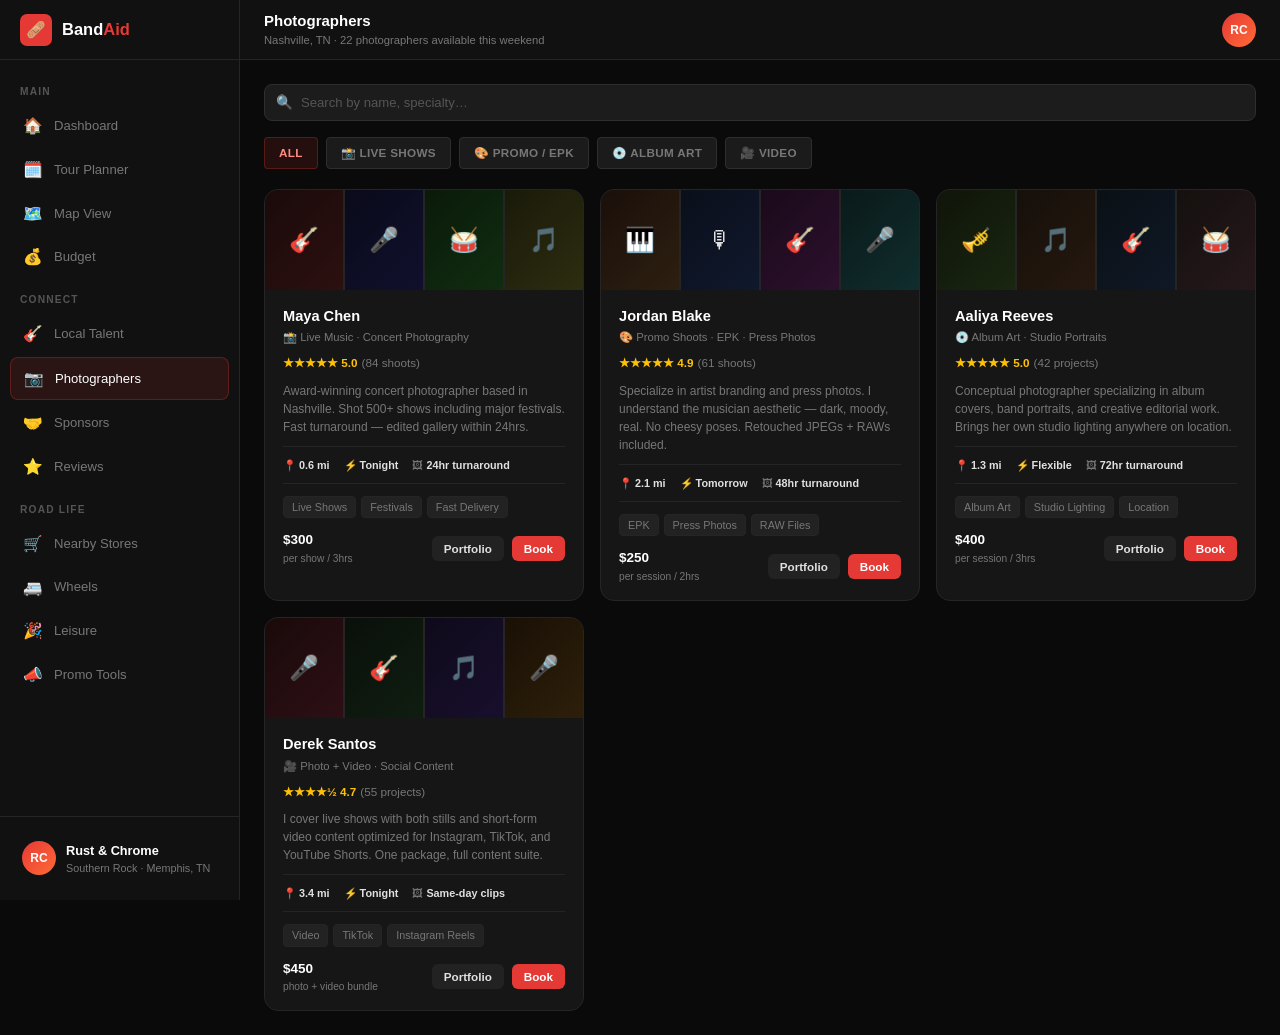
<file: photographers.html>
<!DOCTYPE html>
<html lang="en">
<head>
  <meta charset="UTF-8" />
  <meta name="viewport" content="width=device-width, initial-scale=1.0" />
  <title>BandAid — Photographers</title>
  <link rel="stylesheet" href="css/app.css" />
  <style>
    .photo-card {
      background: var(--card);
      border: 1px solid var(--border);
      border-radius: 14px;
      overflow: hidden;
      transition: border-color 0.15s;
    }
    .photo-card:hover { border-color: rgba(229,57,53,0.3); }

    /* Fake portfolio strip */
    .portfolio-strip {
      height: 100px;
      display: grid;
      grid-template-columns: repeat(4, 1fr);
      gap: 2px;
      background: var(--border);
    }

    .portfolio-thumb {
      display: flex;
      align-items: center;
      justify-content: center;
      font-size: 1.6rem;
      background: var(--card2);
    }

    .photo-body { padding: 16px 18px 12px; }
    .photo-name { font-size: .975rem; font-weight: 700; color: #fff; }
    .photo-specialty { font-size: .75rem; color: var(--muted); margin-top: 2px; margin-bottom: 8px; }

    .photo-rating {
      display: flex;
      align-items: center;
      gap: 4px;
      font-size: .78rem;
      color: var(--yellow);
      font-weight: 700;
      margin-bottom: 10px;
    }
    .photo-rating span { color: var(--muted); font-weight: 400; }

    .photo-bio { font-size: .8rem; color: var(--muted); line-height: 1.5; margin-bottom: 10px; }

    .photo-stats {
      display: flex;
      gap: 14px;
      padding: 10px 0;
      border-top: 1px solid var(--border);
      border-bottom: 1px solid var(--border);
      margin-bottom: 12px;
    }

    .pstat { font-size: .72rem; color: var(--muted); }
    .pstat strong { color: var(--text); }

    .photo-footer {
      padding: 0 18px 16px;
      display: flex;
      align-items: center;
      justify-content: space-between;
    }

    .photo-rate { font-size: .9rem; font-weight: 700; color: #fff; }
    .photo-rate-label { font-size: .68rem; color: var(--muted); }

    /* Modal */
    .modal-overlay {
      position: fixed; inset: 0; background: rgba(0,0,0,0.75); z-index: 200;
      display: flex; align-items: center; justify-content: center; padding: 20px;
      opacity: 0; pointer-events: none; transition: opacity 0.2s;
    }
    .modal-overlay.open { opacity: 1; pointer-events: all; }
    .modal {
      background: var(--dark); border: 1px solid var(--border2); border-radius: 16px;
      padding: 24px; width: 100%; max-width: 420px;
      transform: scale(0.95); transition: transform 0.2s;
    }
    .modal-overlay.open .modal { transform: scale(1); }
    .modal-footer { display: flex; gap: 10px; margin-top: 20px; }
  </style>
</head>
<body>
<div class="app-shell">
  <aside class="sidebar">
    <a href="index.html" class="sidebar-logo">
      <div class="sidebar-logo-icon">🩹</div>
      <div class="sidebar-logo-text">Band<span>Aid</span></div>
    </a>
    <nav class="sidebar-nav">
      <div class="nav-section-label">Main</div>
      <a href="dashboard.html" class="nav-item"><span class="nav-icon">🏠</span> Dashboard</a>
      <a href="planner.html" class="nav-item"><span class="nav-icon">🗓️</span> Tour Planner</a>
      <a href="map.html" class="nav-item"><span class="nav-icon">🗺️</span> Map View</a>
      <a href="budget.html" class="nav-item"><span class="nav-icon">💰</span> Budget</a>
      <div class="nav-section-label">Connect</div>
      <a href="marketplace.html" class="nav-item"><span class="nav-icon">🎸</span> Local Talent</a>
      <a href="photographers.html" class="nav-item active"><span class="nav-icon">📷</span> Photographers</a>
      <a href="sponsors.html" class="nav-item"><span class="nav-icon">🤝</span> Sponsors</a>
      <a href="reviews.html" class="nav-item"><span class="nav-icon">⭐</span> Reviews</a>
      <div class="nav-section-label">Road Life</div>
      <a href="stores.html" class="nav-item"><span class="nav-icon">🛒</span> Nearby Stores</a>
      <a href="wheels.html" class="nav-item"><span class="nav-icon">🚐</span> Wheels</a>
      <a href="leisure.html" class="nav-item"><span class="nav-icon">🎉</span> Leisure</a>
      <a href="promo.html" class="nav-item"><span class="nav-icon">📣</span> Promo Tools</a>
    </nav>
    <div class="sidebar-footer">
      <a href="profile.html" class="sidebar-profile">
        <div class="avatar">RC</div>
        <div><div class="profile-name">Rust &amp; Chrome</div><div class="profile-role">Southern Rock · Memphis, TN</div></div>
      </a>
    </div>
  </aside>

  <div class="main">
    <header class="topbar">
      <div class="topbar-left">
        <h1>Photographers</h1>
        <p>Nashville, TN · 22 photographers available this weekend</p>
      </div>
      <div class="topbar-right">
        <a href="profile.html" class="avatar">RC</a>
      </div>
    </header>

    <main class="page">

      <div class="search-wrap mb-16">
        <span class="search-icon">🔍</span>
        <input class="input" type="text" placeholder="Search by name, specialty…" />
      </div>

      <div style="display:flex;gap:8px;flex-wrap:wrap;margin-bottom:20px;">
        <div class="badge badge-red" style="padding:6px 14px;font-size:.78rem;">All</div>
        <div class="badge badge-gray" style="padding:6px 14px;font-size:.78rem;cursor:pointer;">📸 Live Shows</div>
        <div class="badge badge-gray" style="padding:6px 14px;font-size:.78rem;cursor:pointer;">🎨 Promo / EPK</div>
        <div class="badge badge-gray" style="padding:6px 14px;font-size:.78rem;cursor:pointer;">💿 Album Art</div>
        <div class="badge badge-gray" style="padding:6px 14px;font-size:.78rem;cursor:pointer;">🎥 Video</div>
      </div>

      <div style="display:grid;grid-template-columns:repeat(auto-fill,minmax(280px,1fr));gap:16px;">

        <!-- Maya Chen -->
        <div class="photo-card">
          <div class="portfolio-strip">
            <div class="portfolio-thumb" style="background:linear-gradient(135deg,#1a0a0a,#2d1010);">🎸</div>
            <div class="portfolio-thumb" style="background:linear-gradient(135deg,#0a0a1a,#10102d);">🎤</div>
            <div class="portfolio-thumb" style="background:linear-gradient(135deg,#0a1a0a,#102d10);">🥁</div>
            <div class="portfolio-thumb" style="background:linear-gradient(135deg,#1a1a0a,#2d2d10);">🎵</div>
          </div>
          <div class="photo-body">
            <div class="photo-name">Maya Chen</div>
            <div class="photo-specialty">📸 Live Music · Concert Photography</div>
            <div class="photo-rating">★★★★★ 5.0 <span>(84 shoots)</span></div>
            <div class="photo-bio">Award-winning concert photographer based in Nashville. Shot 500+ shows including major festivals. Fast turnaround — edited gallery within 24hrs.</div>
            <div class="photo-stats">
              <div class="pstat">📍 <strong>0.6 mi</strong></div>
              <div class="pstat">⚡ <strong>Tonight</strong></div>
              <div class="pstat">🖼 <strong>24hr turnaround</strong></div>
            </div>
            <div class="tags">
              <span class="tag">Live Shows</span><span class="tag">Festivals</span><span class="tag">Fast Delivery</span>
            </div>
          </div>
          <div class="photo-footer">
            <div><div class="photo-rate">$300</div><div class="photo-rate-label">per show / 3hrs</div></div>
            <div style="display:flex;gap:8px;">
              <button class="btn btn-ghost btn-sm">Portfolio</button>
              <button class="btn btn-primary btn-sm" onclick="openBooking('Maya Chen','Live Music')">Book</button>
            </div>
          </div>
        </div>

        <!-- Jordan Blake -->
        <div class="photo-card">
          <div class="portfolio-strip">
            <div class="portfolio-thumb" style="background:linear-gradient(135deg,#1a0f0a,#2d1f10);">🎹</div>
            <div class="portfolio-thumb" style="background:linear-gradient(135deg,#0a0f1a,#10182d);">🎙</div>
            <div class="portfolio-thumb" style="background:linear-gradient(135deg,#1a0a1a,#2d102d);">🎸</div>
            <div class="portfolio-thumb" style="background:linear-gradient(135deg,#0a1a1a,#102d2d);">🎤</div>
          </div>
          <div class="photo-body">
            <div class="photo-name">Jordan Blake</div>
            <div class="photo-specialty">🎨 Promo Shoots · EPK · Press Photos</div>
            <div class="photo-rating">★★★★★ 4.9 <span>(61 shoots)</span></div>
            <div class="photo-bio">Specialize in artist branding and press photos. I understand the musician aesthetic — dark, moody, real. No cheesy poses. Retouched JPEGs + RAWs included.</div>
            <div class="photo-stats">
              <div class="pstat">📍 <strong>2.1 mi</strong></div>
              <div class="pstat">⚡ <strong>Tomorrow</strong></div>
              <div class="pstat">🖼 <strong>48hr turnaround</strong></div>
            </div>
            <div class="tags">
              <span class="tag">EPK</span><span class="tag">Press Photos</span><span class="tag">RAW Files</span>
            </div>
          </div>
          <div class="photo-footer">
            <div><div class="photo-rate">$250</div><div class="photo-rate-label">per session / 2hrs</div></div>
            <div style="display:flex;gap:8px;">
              <button class="btn btn-ghost btn-sm">Portfolio</button>
              <button class="btn btn-primary btn-sm" onclick="openBooking('Jordan Blake','Promo / EPK')">Book</button>
            </div>
          </div>
        </div>

        <!-- Aaliya Reeves -->
        <div class="photo-card">
          <div class="portfolio-strip">
            <div class="portfolio-thumb" style="background:linear-gradient(135deg,#0f150a,#1a2610);">🎺</div>
            <div class="portfolio-thumb" style="background:linear-gradient(135deg,#15100a,#26180f);">🎵</div>
            <div class="portfolio-thumb" style="background:linear-gradient(135deg,#0a1015,#0f1826);">🎸</div>
            <div class="portfolio-thumb" style="background:linear-gradient(135deg,#15100f,#26181a);">🥁</div>
          </div>
          <div class="photo-body">
            <div class="photo-name">Aaliya Reeves</div>
            <div class="photo-specialty">💿 Album Art · Studio Portraits</div>
            <div class="photo-rating">★★★★★ 5.0 <span>(42 projects)</span></div>
            <div class="photo-bio">Conceptual photographer specializing in album covers, band portraits, and creative editorial work. Brings her own studio lighting anywhere on location.</div>
            <div class="photo-stats">
              <div class="pstat">📍 <strong>1.3 mi</strong></div>
              <div class="pstat">⚡ <strong>Flexible</strong></div>
              <div class="pstat">🖼 <strong>72hr turnaround</strong></div>
            </div>
            <div class="tags">
              <span class="tag">Album Art</span><span class="tag">Studio Lighting</span><span class="tag">Location</span>
            </div>
          </div>
          <div class="photo-footer">
            <div><div class="photo-rate">$400</div><div class="photo-rate-label">per session / 3hrs</div></div>
            <div style="display:flex;gap:8px;">
              <button class="btn btn-ghost btn-sm">Portfolio</button>
              <button class="btn btn-primary btn-sm" onclick="openBooking('Aaliya Reeves','Album Art')">Book</button>
            </div>
          </div>
        </div>

        <!-- Derek Santos -->
        <div class="photo-card">
          <div class="portfolio-strip">
            <div class="portfolio-thumb" style="background:linear-gradient(135deg,#1a0a0a,#2d0f15);">🎤</div>
            <div class="portfolio-thumb" style="background:linear-gradient(135deg,#0a100a,#0f1d10);">🎸</div>
            <div class="portfolio-thumb" style="background:linear-gradient(135deg,#0f0a1a,#180f2d);">🎵</div>
            <div class="portfolio-thumb" style="background:linear-gradient(135deg,#1a1005,#2d1f0a);">🎤</div>
          </div>
          <div class="photo-body">
            <div class="photo-name">Derek Santos</div>
            <div class="photo-specialty">🎥 Photo + Video · Social Content</div>
            <div class="photo-rating">★★★★½ 4.7 <span>(55 projects)</span></div>
            <div class="photo-bio">I cover live shows with both stills and short-form video content optimized for Instagram, TikTok, and YouTube Shorts. One package, full content suite.</div>
            <div class="photo-stats">
              <div class="pstat">📍 <strong>3.4 mi</strong></div>
              <div class="pstat">⚡ <strong>Tonight</strong></div>
              <div class="pstat">🖼 <strong>Same-day clips</strong></div>
            </div>
            <div class="tags">
              <span class="tag">Video</span><span class="tag">TikTok</span><span class="tag">Instagram Reels</span>
            </div>
          </div>
          <div class="photo-footer">
            <div><div class="photo-rate">$450</div><div class="photo-rate-label">photo + video bundle</div></div>
            <div style="display:flex;gap:8px;">
              <button class="btn btn-ghost btn-sm">Portfolio</button>
              <button class="btn btn-primary btn-sm" onclick="openBooking('Derek Santos','Photo + Video')">Book</button>
            </div>
          </div>
        </div>

      </div>
    </main>
  </div>
</div>

<!-- BOOKING MODAL -->
<div class="modal-overlay" id="photoBookModal" onclick="if(event.target===this)closeModal('photoBookModal')">
  <div class="modal">
    <div style="font-size:1.05rem;font-weight:700;color:#fff;margin-bottom:4px;" id="bookTitle">Book Photographer</div>
    <div style="font-size:.8rem;color:var(--muted);margin-bottom:18px;" id="bookSub">Send a booking request</div>

    <div class="input-group">
      <label class="input-label">Date / Event</label>
      <input class="input" value="Tonight — Jun 15 · Exit/In · 9 PM" />
    </div>
    <div class="input-group">
      <label class="input-label">Type of Shoot</label>
      <select class="input">
        <option>📸 Live Show Coverage</option>
        <option>🎨 Promo / Press Photos</option>
        <option>💿 Album Art Session</option>
        <option>🎥 Photo + Video Bundle</option>
      </select>
    </div>
    <div class="input-group">
      <label class="input-label">Hours Needed</label>
      <select class="input">
        <option>2 hours</option>
        <option selected>3 hours</option>
        <option>4 hours</option>
        <option>Full day</option>
      </select>
    </div>
    <div class="input-group">
      <label class="input-label">Notes</label>
      <textarea class="input" rows="3" placeholder="Shot list, access requirements, editing preferences…"></textarea>
    </div>

    <div class="modal-footer">
      <button class="btn btn-outline btn-sm" style="flex:1;" onclick="closeModal('photoBookModal')">Cancel</button>
      <button class="btn btn-primary btn-sm" style="flex:2;" onclick="confirmBook()">Send Request 📷</button>
    </div>
  </div>
</div>

<nav class="bottom-nav">
  <div class="bottom-nav-items">
    <a href="dashboard.html" class="bottom-nav-item"><span class="nav-icon">🏠</span><span>Home</span></a>
    <a href="map.html" class="bottom-nav-item"><span class="nav-icon">🗺️</span><span>Map</span></a>
    <a href="marketplace.html" class="bottom-nav-item"><span class="nav-icon">🎸</span><span>Find</span></a>
    <a href="planner.html" class="bottom-nav-item"><span class="nav-icon">🗓️</span><span>Plan</span></a>
    <a href="budget.html" class="bottom-nav-item"><span class="nav-icon">💰</span><span>Budget</span></a>
  </div>
</nav>

<script>
  function openBooking(name, type) {
    document.getElementById('bookTitle').textContent = `Book ${name}`;
    document.getElementById('bookSub').textContent = `${type} · Nashville, TN`;
    openModal('photoBookModal');
  }

  function openModal(id) { document.getElementById(id).classList.add('open'); document.body.style.overflow='hidden'; }
  function closeModal(id) { document.getElementById(id).classList.remove('open'); document.body.style.overflow=''; }

  function confirmBook() {
    closeModal('photoBookModal');
    const b = document.createElement('div');
    b.style.cssText='position:fixed;top:70px;left:50%;transform:translateX(-50%);background:#2e7d32;color:#fff;padding:12px 24px;border-radius:8px;font-size:.875rem;font-weight:600;z-index:300;box-shadow:0 4px 20px rgba(0,0,0,.3);';
    b.textContent = '✓ Booking request sent!';
    document.body.appendChild(b);
    setTimeout(() => b.remove(), 3000);
  }
</script>
</body>
</html>
</file>
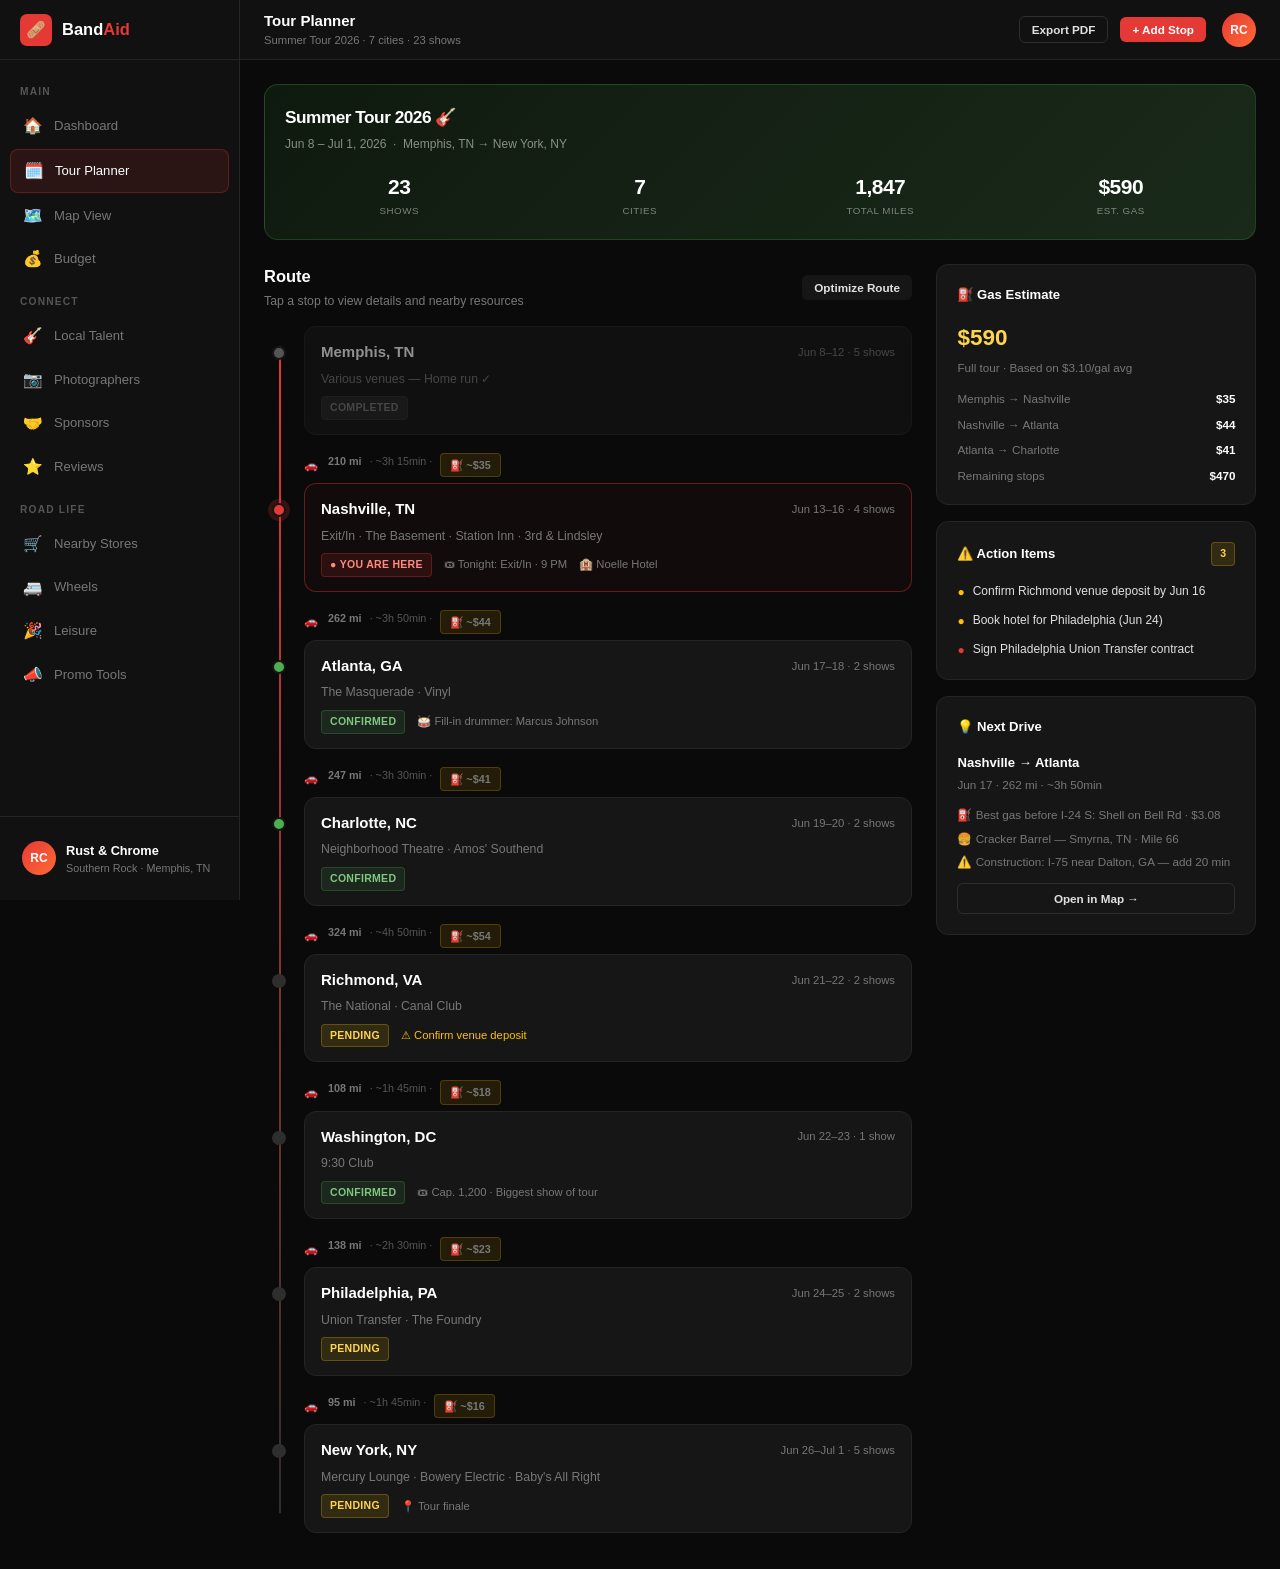
<file: planner.html>
<!DOCTYPE html>
<html lang="en">
<head>
  <meta charset="UTF-8" />
  <meta name="viewport" content="width=device-width, initial-scale=1.0" />
  <title>BandAid — Tour Planner</title>
  <link rel="stylesheet" href="css/app.css" />
  <style>
    /* Route timeline */
    .route-timeline {
      position: relative;
      padding-left: 40px;
    }

    .route-timeline::before {
      content: '';
      position: absolute;
      left: 15px;
      top: 20px;
      bottom: 20px;
      width: 2px;
      background: linear-gradient(to bottom, var(--red), var(--border2));
    }

    .stop-row {
      position: relative;
      margin-bottom: 12px;
    }

    .stop-dot {
      position: absolute;
      left: -32px;
      top: 20px;
      width: 14px;
      height: 14px;
      border-radius: 50%;
      border: 2px solid var(--card);
      z-index: 2;
    }

    .stop-dot.tonight { background: var(--red); box-shadow: 0 0 0 4px rgba(229,57,53,0.2); }
    .stop-dot.confirmed { background: var(--green); }
    .stop-dot.upcoming { background: var(--border2); border-color: var(--border2); }
    .stop-dot.done { background: var(--muted2); }

    .stop-card {
      background: var(--card);
      border: 1px solid var(--border);
      border-radius: 12px;
      padding: 14px 16px;
      transition: border-color 0.15s;
      cursor: pointer;
    }

    .stop-card:hover { border-color: rgba(229,57,53,0.25); }
    .stop-card.tonight { border-color: rgba(229,57,53,0.4); background: rgba(229,57,53,0.04); }
    .stop-card.done { opacity: 0.55; }

    .stop-header {
      display: flex;
      align-items: center;
      justify-content: space-between;
      margin-bottom: 6px;
    }

    .stop-city {
      font-size: 1rem;
      font-weight: 700;
      color: #fff;
    }

    .stop-date {
      font-size: 0.75rem;
      color: var(--muted);
      font-weight: 500;
    }

    .stop-venue {
      font-size: 0.82rem;
      color: var(--muted);
      margin-bottom: 8px;
    }

    .stop-meta {
      display: flex;
      align-items: center;
      gap: 12px;
      flex-wrap: wrap;
    }

    .stop-meta-item {
      display: flex;
      align-items: center;
      gap: 5px;
      font-size: 0.75rem;
      color: var(--muted);
    }

    /* Drive segment */
    .drive-segment {
      display: flex;
      align-items: center;
      gap: 10px;
      padding: 6px 0 6px 0;
      margin-left: -32px;
      padding-left: 32px;
    }

    .drive-line-icon {
      font-size: 0.75rem;
      color: var(--muted2);
      flex-shrink: 0;
    }

    .drive-info {
      font-size: 0.72rem;
      color: var(--muted2);
      display: flex;
      gap: 8px;
    }

    .drive-info span { font-weight: 600; color: var(--muted); }

    /* Tour summary card */
    .tour-summary {
      background: linear-gradient(135deg, #0f1a0f 0%, #1a2a1a 100%);
      border: 1px solid rgba(76,175,80,0.25);
      border-radius: 14px;
      padding: 20px;
      margin-bottom: 24px;
    }

    .tour-summary-title {
      font-size: 1.15rem;
      font-weight: 800;
      color: #fff;
      letter-spacing: -0.5px;
      margin-bottom: 4px;
    }

    .tour-summary-dates {
      font-size: 0.8rem;
      color: rgba(255,255,255,0.5);
      margin-bottom: 18px;
    }

    .tour-summary-stats {
      display: grid;
      grid-template-columns: repeat(4, 1fr);
      gap: 12px;
    }

    .ts-stat { text-align: center; }
    .ts-val { font-size: 1.4rem; font-weight: 800; color: #fff; letter-spacing: -0.5px; }
    .ts-label { font-size: 0.65rem; color: rgba(255,255,255,0.45); text-transform: uppercase; letter-spacing: 0.5px; margin-top: 2px; }

    /* Add stop form */
    .add-stop-form {
      background: var(--card);
      border: 1px dashed var(--border2);
      border-radius: 12px;
      padding: 16px;
      margin-top: 12px;
      display: none;
    }

    .add-stop-form.open { display: block; }

    .form-row { display: grid; grid-template-columns: 1fr 1fr; gap: 12px; }

    @media (max-width: 540px) {
      .tour-summary-stats { grid-template-columns: repeat(2, 1fr); }
      .form-row { grid-template-columns: 1fr; }
    }

    /* Gas estimate pill */
    .gas-pill {
      display: inline-flex;
      align-items: center;
      gap: 6px;
      background: rgba(255,193,7,0.1);
      border: 1px solid rgba(255,193,7,0.2);
      color: #ffd54f;
      font-size: 0.72rem;
      font-weight: 600;
      padding: 3px 9px;
      border-radius: 4px;
    }
  </style>
</head>
<body>
<div class="app-shell">

  <aside class="sidebar">
    <a href="index.html" class="sidebar-logo">
      <div class="sidebar-logo-icon">🩹</div>
      <div class="sidebar-logo-text">Band<span>Aid</span></div>
    </a>
    <nav class="sidebar-nav">
      <div class="nav-section-label">Main</div>
      <a href="dashboard.html" class="nav-item"><span class="nav-icon">🏠</span> Dashboard</a>
      <a href="planner.html" class="nav-item active"><span class="nav-icon">🗓️</span> Tour Planner</a>
      <a href="map.html" class="nav-item"><span class="nav-icon">🗺️</span> Map View</a>
      <a href="budget.html" class="nav-item"><span class="nav-icon">💰</span> Budget</a>
      <div class="nav-section-label">Connect</div>
      <a href="marketplace.html" class="nav-item"><span class="nav-icon">🎸</span> Local Talent</a>
      <a href="photographers.html" class="nav-item"><span class="nav-icon">📷</span> Photographers</a>
      <a href="sponsors.html" class="nav-item"><span class="nav-icon">🤝</span> Sponsors</a>
      <a href="reviews.html" class="nav-item"><span class="nav-icon">⭐</span> Reviews</a>
      <div class="nav-section-label">Road Life</div>
      <a href="stores.html" class="nav-item"><span class="nav-icon">🛒</span> Nearby Stores</a>
      <a href="wheels.html" class="nav-item"><span class="nav-icon">🚐</span> Wheels</a>
      <a href="leisure.html" class="nav-item"><span class="nav-icon">🎉</span> Leisure</a>
      <a href="promo.html" class="nav-item"><span class="nav-icon">📣</span> Promo Tools</a>
    </nav>
    <div class="sidebar-footer">
      <a href="profile.html" class="sidebar-profile">
        <div class="avatar">RC</div>
        <div>
          <div class="profile-name">Rust &amp; Chrome</div>
          <div class="profile-role">Southern Rock · Memphis, TN</div>
        </div>
      </a>
    </div>
  </aside>

  <div class="main">
    <header class="topbar">
      <div class="topbar-left">
        <h1>Tour Planner</h1>
        <p>Summer Tour 2026 · 7 cities · 23 shows</p>
      </div>
      <div class="topbar-right">
        <button class="btn btn-outline btn-sm">Export PDF</button>
        <button class="btn btn-primary btn-sm" onclick="toggleAddStop()">+ Add Stop</button>
        <a href="profile.html" class="avatar" style="margin-left:4px;">RC</a>
      </div>
    </header>

    <main class="page">

      <!-- TOUR SUMMARY -->
      <div class="tour-summary">
        <div class="tour-summary-title">Summer Tour 2026 🎸</div>
        <div class="tour-summary-dates">Jun 8 – Jul 1, 2026 &nbsp;·&nbsp; Memphis, TN → New York, NY</div>
        <div class="tour-summary-stats">
          <div class="ts-stat"><div class="ts-val">23</div><div class="ts-label">Shows</div></div>
          <div class="ts-stat"><div class="ts-val">7</div><div class="ts-label">Cities</div></div>
          <div class="ts-stat"><div class="ts-val">1,847</div><div class="ts-label">Total Miles</div></div>
          <div class="ts-stat"><div class="ts-val">$590</div><div class="ts-label">Est. Gas</div></div>
        </div>
      </div>

      <div style="display:grid; grid-template-columns: 1fr 320px; gap: 24px; align-items:start;">

        <!-- LEFT: Route timeline -->
        <div>
          <div class="section-heading flex justify-between items-center mb-16">
            <div>
              <h2>Route</h2>
              <p>Tap a stop to view details and nearby resources</p>
            </div>
            <div class="flex gap-8">
              <button class="btn btn-ghost btn-sm">Optimize Route</button>
            </div>
          </div>

          <div class="route-timeline">

            <!-- Memphis (origin - done) -->
            <div class="stop-row">
              <div class="stop-dot done"></div>
              <div class="stop-card done">
                <div class="stop-header">
                  <div class="stop-city">Memphis, TN</div>
                  <div class="stop-date">Jun 8–12 · 5 shows</div>
                </div>
                <div class="stop-venue">Various venues — Home run ✓</div>
                <div class="stop-meta">
                  <span class="badge badge-gray">Completed</span>
                </div>
              </div>
            </div>

            <div class="drive-segment">
              <span class="drive-line-icon">🚗</span>
              <div class="drive-info"><span>210 mi</span> · ~3h 15min · <span class="gas-pill">⛽ ~$35</span></div>
            </div>

            <!-- Nashville (tonight) -->
            <div class="stop-row">
              <div class="stop-dot tonight"></div>
              <div class="stop-card tonight">
                <div class="stop-header">
                  <div class="stop-city">Nashville, TN</div>
                  <div class="stop-date">Jun 13–16 · 4 shows</div>
                </div>
                <div class="stop-venue">Exit/In · The Basement · Station Inn · 3rd &amp; Lindsley</div>
                <div class="stop-meta">
                  <span class="badge badge-red">● You Are Here</span>
                  <span class="stop-meta-item">🎟 Tonight: Exit/In · 9 PM</span>
                  <span class="stop-meta-item">🏨 Noelle Hotel</span>
                </div>
              </div>
            </div>

            <div class="drive-segment">
              <span class="drive-line-icon">🚗</span>
              <div class="drive-info"><span>262 mi</span> · ~3h 50min · <span class="gas-pill">⛽ ~$44</span></div>
            </div>

            <!-- Atlanta (confirmed) -->
            <div class="stop-row">
              <div class="stop-dot confirmed"></div>
              <div class="stop-card">
                <div class="stop-header">
                  <div class="stop-city">Atlanta, GA</div>
                  <div class="stop-date">Jun 17–18 · 2 shows</div>
                </div>
                <div class="stop-venue">The Masquerade · Vinyl</div>
                <div class="stop-meta">
                  <span class="badge badge-green">Confirmed</span>
                  <span class="stop-meta-item">🥁 Fill-in drummer: Marcus Johnson</span>
                </div>
              </div>
            </div>

            <div class="drive-segment">
              <span class="drive-line-icon">🚗</span>
              <div class="drive-info"><span>247 mi</span> · ~3h 30min · <span class="gas-pill">⛽ ~$41</span></div>
            </div>

            <!-- Charlotte (confirmed) -->
            <div class="stop-row">
              <div class="stop-dot confirmed"></div>
              <div class="stop-card">
                <div class="stop-header">
                  <div class="stop-city">Charlotte, NC</div>
                  <div class="stop-date">Jun 19–20 · 2 shows</div>
                </div>
                <div class="stop-venue">Neighborhood Theatre · Amos' Southend</div>
                <div class="stop-meta">
                  <span class="badge badge-green">Confirmed</span>
                </div>
              </div>
            </div>

            <div class="drive-segment">
              <span class="drive-line-icon">🚗</span>
              <div class="drive-info"><span>324 mi</span> · ~4h 50min · <span class="gas-pill">⛽ ~$54</span></div>
            </div>

            <!-- Richmond (upcoming) -->
            <div class="stop-row">
              <div class="stop-dot upcoming"></div>
              <div class="stop-card">
                <div class="stop-header">
                  <div class="stop-city">Richmond, VA</div>
                  <div class="stop-date">Jun 21–22 · 2 shows</div>
                </div>
                <div class="stop-venue">The National · Canal Club</div>
                <div class="stop-meta">
                  <span class="badge badge-yellow">Pending</span>
                  <span class="stop-meta-item" style="color:var(--yellow);">⚠ Confirm venue deposit</span>
                </div>
              </div>
            </div>

            <div class="drive-segment">
              <span class="drive-line-icon">🚗</span>
              <div class="drive-info"><span>108 mi</span> · ~1h 45min · <span class="gas-pill">⛽ ~$18</span></div>
            </div>

            <!-- Washington DC (upcoming) -->
            <div class="stop-row">
              <div class="stop-dot upcoming"></div>
              <div class="stop-card">
                <div class="stop-header">
                  <div class="stop-city">Washington, DC</div>
                  <div class="stop-date">Jun 22–23 · 1 show</div>
                </div>
                <div class="stop-venue">9:30 Club</div>
                <div class="stop-meta">
                  <span class="badge badge-green">Confirmed</span>
                  <span class="stop-meta-item">🎟 Cap. 1,200 · Biggest show of tour</span>
                </div>
              </div>
            </div>

            <div class="drive-segment">
              <span class="drive-line-icon">🚗</span>
              <div class="drive-info"><span>138 mi</span> · ~2h 30min · <span class="gas-pill">⛽ ~$23</span></div>
            </div>

            <!-- Philadelphia (upcoming) -->
            <div class="stop-row">
              <div class="stop-dot upcoming"></div>
              <div class="stop-card">
                <div class="stop-header">
                  <div class="stop-city">Philadelphia, PA</div>
                  <div class="stop-date">Jun 24–25 · 2 shows</div>
                </div>
                <div class="stop-venue">Union Transfer · The Foundry</div>
                <div class="stop-meta">
                  <span class="badge badge-yellow">Pending</span>
                </div>
              </div>
            </div>

            <div class="drive-segment">
              <span class="drive-line-icon">🚗</span>
              <div class="drive-info"><span>95 mi</span> · ~1h 45min · <span class="gas-pill">⛽ ~$16</span></div>
            </div>

            <!-- New York (upcoming) -->
            <div class="stop-row">
              <div class="stop-dot upcoming"></div>
              <div class="stop-card">
                <div class="stop-header">
                  <div class="stop-city">New York, NY</div>
                  <div class="stop-date">Jun 26–Jul 1 · 5 shows</div>
                </div>
                <div class="stop-venue">Mercury Lounge · Bowery Electric · Baby's All Right</div>
                <div class="stop-meta">
                  <span class="badge badge-yellow">Pending</span>
                  <span class="stop-meta-item">📍 Tour finale</span>
                </div>
              </div>
            </div>

            <!-- Add stop form -->
            <div class="add-stop-form" id="addStopForm">
              <div style="font-size:.875rem;font-weight:700;color:#fff;margin-bottom:14px;">+ New Stop</div>
              <div class="form-row">
                <div class="input-group" style="margin-bottom:0;">
                  <label class="input-label">City</label>
                  <input class="input" placeholder="e.g. Boston, MA" />
                </div>
                <div class="input-group" style="margin-bottom:0;">
                  <label class="input-label">Date</label>
                  <input class="input" type="date" />
                </div>
              </div>
              <div class="input-group mt-12">
                <label class="input-label">Venue</label>
                <input class="input" placeholder="Venue name (optional)" />
              </div>
              <div style="display:flex;gap:8px;margin-top:12px;">
                <button class="btn btn-outline btn-sm" onclick="toggleAddStop()">Cancel</button>
                <button class="btn btn-primary btn-sm">Add Stop</button>
              </div>
            </div>

          </div>
        </div>

        <!-- RIGHT: Sidebar cards -->
        <div style="display:flex;flex-direction:column;gap:16px;position:sticky;top:84px;">

          <!-- Gas estimate -->
          <div class="card">
            <div class="card-header">
              <span class="card-title">⛽ Gas Estimate</span>
            </div>
            <div style="font-size:1.5rem;font-weight:800;color:#ffd54f;margin-bottom:4px;">$590</div>
            <div style="font-size:.78rem;color:var(--muted);margin-bottom:14px;">Full tour · Based on $3.10/gal avg</div>
            <div style="display:flex;flex-direction:column;gap:8px;">
              <div style="display:flex;justify-content:space-between;font-size:.78rem;">
                <span style="color:var(--muted);">Memphis → Nashville</span><span style="color:#fff;font-weight:600;">$35</span>
              </div>
              <div style="display:flex;justify-content:space-between;font-size:.78rem;">
                <span style="color:var(--muted);">Nashville → Atlanta</span><span style="color:#fff;font-weight:600;">$44</span>
              </div>
              <div style="display:flex;justify-content:space-between;font-size:.78rem;">
                <span style="color:var(--muted);">Atlanta → Charlotte</span><span style="color:#fff;font-weight:600;">$41</span>
              </div>
              <div style="display:flex;justify-content:space-between;font-size:.78rem;">
                <span style="color:var(--muted);">Remaining stops</span><span style="color:#fff;font-weight:600;">$470</span>
              </div>
            </div>
          </div>

          <!-- Action items -->
          <div class="card">
            <div class="card-header">
              <span class="card-title">⚠️ Action Items</span>
              <span class="badge badge-yellow">3</span>
            </div>
            <div style="display:flex;flex-direction:column;gap:10px;">
              <div style="display:flex;align-items:flex-start;gap:8px;font-size:.8rem;">
                <span style="color:var(--yellow);margin-top:1px;">●</span>
                <span style="color:var(--text);">Confirm Richmond venue deposit by Jun 16</span>
              </div>
              <div style="display:flex;align-items:flex-start;gap:8px;font-size:.8rem;">
                <span style="color:var(--yellow);margin-top:1px;">●</span>
                <span style="color:var(--text);">Book hotel for Philadelphia (Jun 24)</span>
              </div>
              <div style="display:flex;align-items:flex-start;gap:8px;font-size:.8rem;">
                <span style="color:var(--red);margin-top:1px;">●</span>
                <span style="color:var(--text);">Sign Philadelphia Union Transfer contract</span>
              </div>
            </div>
          </div>

          <!-- Travel tips -->
          <div class="card">
            <div class="card-header">
              <span class="card-title">💡 Next Drive</span>
            </div>
            <div style="font-size:.875rem;font-weight:700;color:#fff;margin-bottom:4px;">Nashville → Atlanta</div>
            <div style="font-size:.78rem;color:var(--muted);margin-bottom:12px;">Jun 17 · 262 mi · ~3h 50min</div>
            <div style="display:flex;flex-direction:column;gap:6px;font-size:.78rem;">
              <div style="color:var(--muted);">⛽ Best gas before I-24 S: Shell on Bell Rd · $3.08</div>
              <div style="color:var(--muted);">🍔 Cracker Barrel — Smyrna, TN · Mile 66</div>
              <div style="color:var(--muted);">⚠️ Construction: I-75 near Dalton, GA — add 20 min</div>
            </div>
            <a href="map.html" class="btn btn-outline btn-sm mt-12" style="width:100%;text-align:center;">Open in Map →</a>
          </div>

        </div>

      </div>

    </main>
  </div>
</div>

<nav class="bottom-nav">
  <div class="bottom-nav-items">
    <a href="dashboard.html" class="bottom-nav-item"><span class="nav-icon">🏠</span><span>Home</span></a>
    <a href="map.html" class="bottom-nav-item"><span class="nav-icon">🗺️</span><span>Map</span></a>
    <a href="marketplace.html" class="bottom-nav-item"><span class="nav-icon">🎸</span><span>Find</span></a>
    <a href="planner.html" class="bottom-nav-item active"><span class="nav-icon">🗓️</span><span>Plan</span></a>
    <a href="budget.html" class="bottom-nav-item"><span class="nav-icon">💰</span><span>Budget</span></a>
  </div>
</nav>

<script>
  function toggleAddStop() {
    const f = document.getElementById('addStopForm');
    f.classList.toggle('open');
    if (f.classList.contains('open')) f.scrollIntoView({ behavior: 'smooth', block: 'nearest' });
  }
</script>
</body>
</html>
</file>
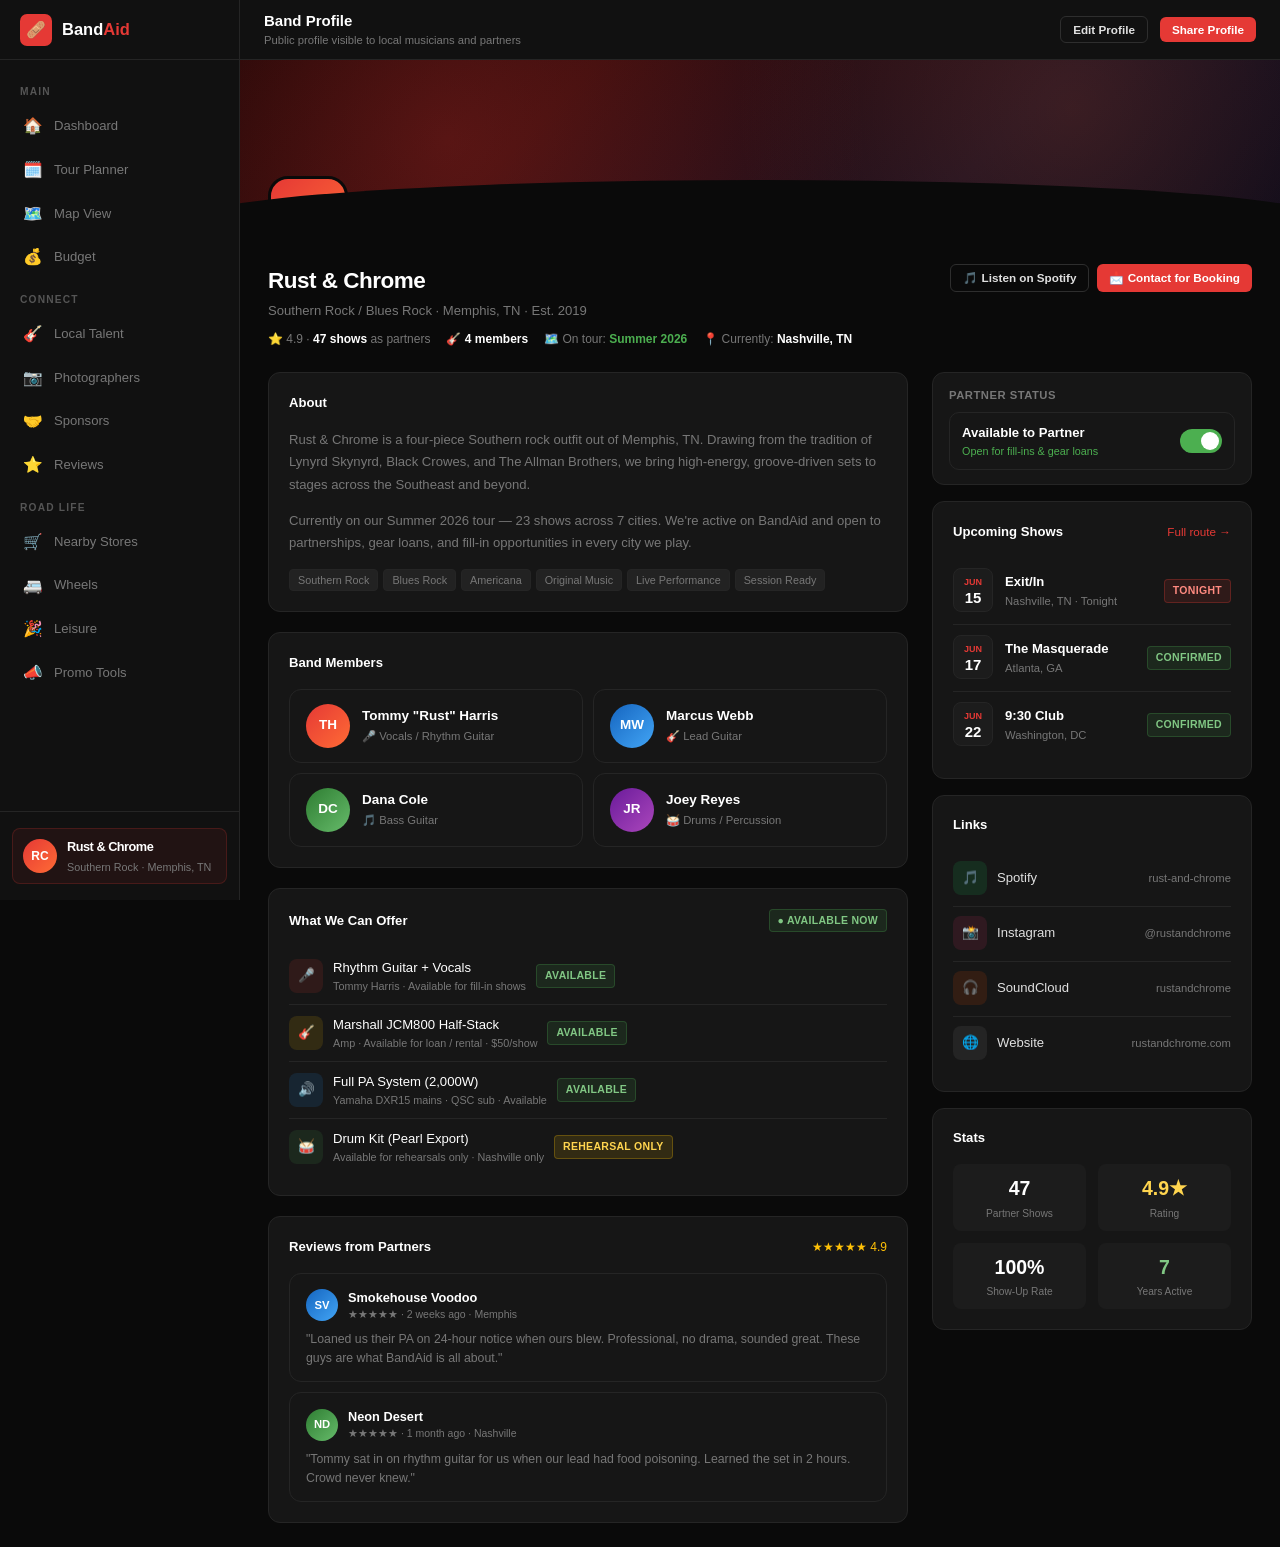
<file: profile.html>
<!DOCTYPE html>
<html lang="en">
<head>
  <meta charset="UTF-8" />
  <meta name="viewport" content="width=device-width, initial-scale=1.0" />
  <title>BandAid — Profile</title>
  <link rel="stylesheet" href="css/app.css" />
  <style>
    /* Cover + avatar */
    .profile-cover {
      height: 160px;
      background: linear-gradient(135deg, #1a0505 0%, #2d0a0a 30%, #1a1020 70%, #0a0a1a 100%);
      position: relative;
      overflow: hidden;
    }

    .profile-cover::before {
      content: '';
      position: absolute;
      inset: 0;
      background-image:
        radial-gradient(circle at 20% 50%, rgba(229,57,53,0.25) 0%, transparent 50%),
        radial-gradient(circle at 80% 30%, rgba(255,107,53,0.15) 0%, transparent 40%);
    }

    .cover-wave {
      position: absolute;
      bottom: 0;
      left: 0;
      right: 0;
      height: 40px;
      background: var(--darker);
      clip-path: ellipse(55% 100% at 50% 100%);
    }

    .profile-avatar-wrap {
      position: absolute;
      bottom: -36px;
      left: 28px;
    }

    .profile-avatar-xl {
      width: 80px;
      height: 80px;
      border-radius: 20px;
      background: linear-gradient(135deg, var(--red), #ff6b35);
      display: flex;
      align-items: center;
      justify-content: center;
      font-size: 1.8rem;
      font-weight: 800;
      color: #fff;
      border: 3px solid var(--darker);
    }

    .profile-header {
      padding: 44px 28px 20px;
      display: flex;
      align-items: flex-start;
      justify-content: space-between;
      flex-wrap: wrap;
      gap: 12px;
    }

    .profile-name {
      font-size: 1.5rem;
      font-weight: 800;
      color: #fff;
      letter-spacing: -0.5px;
      margin-bottom: 3px;
    }

    .profile-tagline {
      font-size: 0.875rem;
      color: var(--muted);
      margin-bottom: 10px;
    }

    .profile-actions {
      display: flex;
      gap: 8px;
      flex-wrap: wrap;
    }

    /* Toggle switch */
    .toggle-wrap {
      display: flex;
      align-items: center;
      gap: 10px;
      padding: 12px 16px;
      background: var(--card);
      border: 1px solid var(--border);
      border-radius: 10px;
      cursor: pointer;
    }

    .toggle-label {
      font-size: 0.875rem;
      font-weight: 600;
      color: #fff;
    }

    .toggle-sub {
      font-size: 0.72rem;
      color: var(--green);
    }

    .toggle {
      position: relative;
      width: 42px;
      height: 24px;
      background: var(--green);
      border-radius: 12px;
      cursor: pointer;
      flex-shrink: 0;
      transition: background 0.2s;
    }

    .toggle::after {
      content: '';
      position: absolute;
      top: 3px;
      left: 21px;
      width: 18px;
      height: 18px;
      background: #fff;
      border-radius: 50%;
      transition: left 0.2s;
    }

    .toggle.off {
      background: var(--border2);
    }

    .toggle.off::after { left: 3px; }

    /* Member card */
    .member-card {
      background: var(--card);
      border: 1px solid var(--border);
      border-radius: 12px;
      padding: 14px 16px;
      display: flex;
      align-items: center;
      gap: 12px;
    }

    .member-avatar {
      width: 44px;
      height: 44px;
      border-radius: 50%;
      display: flex;
      align-items: center;
      justify-content: center;
      font-size: 0.9rem;
      font-weight: 700;
      color: #fff;
      flex-shrink: 0;
    }

    .member-name { font-size: 0.9rem; font-weight: 600; color: #fff; }
    .member-role { font-size: 0.75rem; color: var(--muted); margin-top: 2px; }

    /* Offer item */
    .offer-item {
      display: flex;
      align-items: center;
      gap: 10px;
      padding: 10px 0;
      border-bottom: 1px solid var(--border);
      font-size: 0.875rem;
    }

    .offer-item:last-child { border-bottom: none; }

    .offer-icon {
      width: 34px;
      height: 34px;
      border-radius: 8px;
      display: flex;
      align-items: center;
      justify-content: center;
      font-size: 0.9rem;
      flex-shrink: 0;
    }

    .offer-name { flex: 1; color: #fff; font-weight: 500; }
    .offer-type { font-size: 0.72rem; color: var(--muted); }

    /* Upcoming show row */
    .show-row {
      display: flex;
      align-items: center;
      gap: 12px;
      padding: 11px 0;
      border-bottom: 1px solid var(--border);
    }

    .show-row:last-child { border-bottom: none; }

    .show-date-box {
      width: 40px;
      height: 44px;
      border-radius: 8px;
      background: var(--card2);
      border: 1px solid var(--border);
      display: flex;
      flex-direction: column;
      align-items: center;
      justify-content: center;
      flex-shrink: 0;
    }

    .show-date-month { font-size: 0.6rem; text-transform: uppercase; color: var(--red); font-weight: 700; }
    .show-date-day { font-size: 1rem; font-weight: 800; color: #fff; line-height: 1; }

    .show-body { flex: 1; }
    .show-venue { font-size: 0.875rem; font-weight: 600; color: #fff; }
    .show-city { font-size: 0.75rem; color: var(--muted); margin-top: 1px; }

    /* Reviews */
    .review-card {
      background: var(--card);
      border: 1px solid var(--border);
      border-radius: 12px;
      padding: 14px 16px;
    }

    .review-header {
      display: flex;
      align-items: center;
      gap: 10px;
      margin-bottom: 8px;
    }

    .review-name { font-size: 0.85rem; font-weight: 600; color: #fff; }
    .review-time { font-size: 0.7rem; color: var(--muted); }
    .review-text { font-size: 0.82rem; color: var(--muted); line-height: 1.5; }

    /* Social links */
    .social-link {
      display: flex;
      align-items: center;
      gap: 10px;
      padding: 10px 0;
      border-bottom: 1px solid var(--border);
      text-decoration: none;
      color: var(--text);
      font-size: 0.875rem;
      transition: color 0.12s;
    }

    .social-link:last-child { border-bottom: none; }
    .social-link:hover { color: #fff; }

    .social-icon {
      width: 34px;
      height: 34px;
      border-radius: 8px;
      display: flex;
      align-items: center;
      justify-content: center;
      font-size: 0.9rem;
    }

    @media (max-width: 900px) {
      .profile-two-col { grid-template-columns: 1fr !important; }
    }
  </style>
</head>
<body>
<div class="app-shell">

  <aside class="sidebar">
    <a href="index.html" class="sidebar-logo">
      <div class="sidebar-logo-icon">🩹</div>
      <div class="sidebar-logo-text">Band<span>Aid</span></div>
    </a>
    <nav class="sidebar-nav">
      <div class="nav-section-label">Main</div>
      <a href="dashboard.html" class="nav-item"><span class="nav-icon">🏠</span> Dashboard</a>
      <a href="planner.html" class="nav-item"><span class="nav-icon">🗓️</span> Tour Planner</a>
      <a href="map.html" class="nav-item"><span class="nav-icon">🗺️</span> Map View</a>
      <a href="budget.html" class="nav-item"><span class="nav-icon">💰</span> Budget</a>
      <div class="nav-section-label">Connect</div>
      <a href="marketplace.html" class="nav-item"><span class="nav-icon">🎸</span> Local Talent</a>
      <a href="photographers.html" class="nav-item"><span class="nav-icon">📷</span> Photographers</a>
      <a href="sponsors.html" class="nav-item"><span class="nav-icon">🤝</span> Sponsors</a>
      <a href="reviews.html" class="nav-item"><span class="nav-icon">⭐</span> Reviews</a>
      <div class="nav-section-label">Road Life</div>
      <a href="stores.html" class="nav-item"><span class="nav-icon">🛒</span> Nearby Stores</a>
      <a href="wheels.html" class="nav-item"><span class="nav-icon">🚐</span> Wheels</a>
      <a href="leisure.html" class="nav-item"><span class="nav-icon">🎉</span> Leisure</a>
      <a href="promo.html" class="nav-item"><span class="nav-icon">📣</span> Promo Tools</a>
    </nav>
    <div class="sidebar-footer">
      <a href="profile.html" class="sidebar-profile" style="background:rgba(229,57,53,0.08);border:1px solid rgba(229,57,53,0.2);border-radius:8px;">
        <div class="avatar">RC</div>
        <div>
          <div class="profile-name" style="font-size:.85rem;">Rust &amp; Chrome</div>
          <div class="profile-role">Southern Rock · Memphis, TN</div>
        </div>
      </a>
    </div>
  </aside>

  <div class="main">
    <header class="topbar">
      <div class="topbar-left">
        <h1>Band Profile</h1>
        <p>Public profile visible to local musicians and partners</p>
      </div>
      <div class="topbar-right">
        <button class="btn btn-outline btn-sm">Edit Profile</button>
        <button class="btn btn-primary btn-sm">Share Profile</button>
      </div>
    </header>

    <main class="page" style="padding:0;max-width:none;">

      <!-- COVER -->
      <div class="profile-cover">
        <div class="profile-avatar-wrap">
          <div class="profile-avatar-xl">RC</div>
        </div>
        <div class="cover-wave"></div>
      </div>

      <!-- PROFILE HEADER -->
      <div class="profile-header" style="max-width:1200px;margin:0 auto;padding:44px 28px 0;">
        <div>
          <div class="profile-name">Rust &amp; Chrome</div>
          <div class="profile-tagline">Southern Rock / Blues Rock · Memphis, TN · Est. 2019</div>
          <div style="display:flex;gap:16px;font-size:.8rem;color:var(--muted);flex-wrap:wrap;">
            <span>⭐ 4.9 · <strong style="color:#fff;">47 shows</strong> as partners</span>
            <span>🎸 <strong style="color:#fff;">4 members</strong></span>
            <span>🗺️ On tour: <strong style="color:var(--green);">Summer 2026</strong></span>
            <span>📍 Currently: <strong style="color:#fff;">Nashville, TN</strong></span>
          </div>
        </div>
        <div class="profile-actions">
          <button class="btn btn-outline btn-sm">🎵 Listen on Spotify</button>
          <button class="btn btn-primary btn-sm">📩 Contact for Booking</button>
        </div>
      </div>

      <div style="max-width:1200px;margin:0 auto;padding:24px 28px;">

        <div style="display:grid;grid-template-columns:1fr 320px;gap:24px;" class="profile-two-col">

          <!-- LEFT -->
          <div style="display:flex;flex-direction:column;gap:20px;">

            <!-- About -->
            <div class="card">
              <div class="card-header"><span class="card-title">About</span></div>
              <p style="font-size:.875rem;color:var(--muted);line-height:1.7;margin-bottom:14px;">
                Rust &amp; Chrome is a four-piece Southern rock outfit out of Memphis, TN. Drawing from the tradition of Lynyrd Skynyrd, Black Crowes, and The Allman Brothers, we bring high-energy, groove-driven sets to stages across the Southeast and beyond.
              </p>
              <p style="font-size:.875rem;color:var(--muted);line-height:1.7;">
                Currently on our Summer 2026 tour — 23 shows across 7 cities. We're active on BandAid and open to partnerships, gear loans, and fill-in opportunities in every city we play.
              </p>
              <div class="tags" style="margin-top:14px;">
                <span class="tag">Southern Rock</span>
                <span class="tag">Blues Rock</span>
                <span class="tag">Americana</span>
                <span class="tag">Original Music</span>
                <span class="tag">Live Performance</span>
                <span class="tag">Session Ready</span>
              </div>
            </div>

            <!-- Members -->
            <div class="card">
              <div class="card-header"><span class="card-title">Band Members</span></div>
              <div style="display:grid;grid-template-columns:1fr 1fr;gap:10px;">
                <div class="member-card">
                  <div class="member-avatar" style="background:linear-gradient(135deg,#e53935,#ff6b35);">TH</div>
                  <div>
                    <div class="member-name">Tommy "Rust" Harris</div>
                    <div class="member-role">🎤 Vocals / Rhythm Guitar</div>
                  </div>
                </div>
                <div class="member-card">
                  <div class="member-avatar" style="background:linear-gradient(135deg,#1565c0,#42a5f5);">MW</div>
                  <div>
                    <div class="member-name">Marcus Webb</div>
                    <div class="member-role">🎸 Lead Guitar</div>
                  </div>
                </div>
                <div class="member-card">
                  <div class="member-avatar" style="background:linear-gradient(135deg,#2e7d32,#66bb6a);">DC</div>
                  <div>
                    <div class="member-name">Dana Cole</div>
                    <div class="member-role">🎵 Bass Guitar</div>
                  </div>
                </div>
                <div class="member-card">
                  <div class="member-avatar" style="background:linear-gradient(135deg,#6a1b9a,#ab47bc);">JR</div>
                  <div>
                    <div class="member-name">Joey Reyes</div>
                    <div class="member-role">🥁 Drums / Percussion</div>
                  </div>
                </div>
              </div>
            </div>

            <!-- What We Offer -->
            <div class="card">
              <div class="card-header">
                <span class="card-title">What We Can Offer</span>
                <span class="badge badge-green">● Available Now</span>
              </div>

              <div class="offer-item">
                <div class="offer-icon" style="background:rgba(229,57,53,0.12);">🎤</div>
                <div>
                  <div class="offer-name">Rhythm Guitar + Vocals</div>
                  <div class="offer-type">Tommy Harris · Available for fill-in shows</div>
                </div>
                <span class="badge badge-green">Available</span>
              </div>

              <div class="offer-item">
                <div class="offer-icon" style="background:rgba(255,193,7,0.12);">🎸</div>
                <div>
                  <div class="offer-name">Marshall JCM800 Half-Stack</div>
                  <div class="offer-type">Amp · Available for loan / rental · $50/show</div>
                </div>
                <span class="badge badge-green">Available</span>
              </div>

              <div class="offer-item">
                <div class="offer-icon" style="background:rgba(33,150,243,0.12);">🔊</div>
                <div>
                  <div class="offer-name">Full PA System (2,000W)</div>
                  <div class="offer-type">Yamaha DXR15 mains · QSC sub · Available</div>
                </div>
                <span class="badge badge-green">Available</span>
              </div>

              <div class="offer-item">
                <div class="offer-icon" style="background:rgba(76,175,80,0.12);">🥁</div>
                <div>
                  <div class="offer-name">Drum Kit (Pearl Export)</div>
                  <div class="offer-type">Available for rehearsals only · Nashville only</div>
                </div>
                <span class="badge badge-yellow">Rehearsal Only</span>
              </div>

            </div>

            <!-- Reviews -->
            <div class="card">
              <div class="card-header">
                <span class="card-title">Reviews from Partners</span>
                <span style="font-size:.8rem;color:var(--yellow);">★★★★★ 4.9</span>
              </div>
              <div style="display:flex;flex-direction:column;gap:10px;">
                <div class="review-card">
                  <div class="review-header">
                    <div class="avatar" style="width:32px;height:32px;font-size:.75rem;background:linear-gradient(135deg,#1565c0,#42a5f5);">SV</div>
                    <div>
                      <div class="review-name">Smokehouse Voodoo</div>
                      <div class="review-time">★★★★★ · 2 weeks ago · Memphis</div>
                    </div>
                  </div>
                  <div class="review-text">"Loaned us their PA on 24-hour notice when ours blew. Professional, no drama, sounded great. These guys are what BandAid is all about."</div>
                </div>
                <div class="review-card">
                  <div class="review-header">
                    <div class="avatar" style="width:32px;height:32px;font-size:.75rem;background:linear-gradient(135deg,#2e7d32,#66bb6a);">ND</div>
                    <div>
                      <div class="review-name">Neon Desert</div>
                      <div class="review-time">★★★★★ · 1 month ago · Nashville</div>
                    </div>
                  </div>
                  <div class="review-text">"Tommy sat in on rhythm guitar for us when our lead had food poisoning. Learned the set in 2 hours. Crowd never knew."</div>
                </div>
              </div>
            </div>

          </div>

          <!-- RIGHT -->
          <div style="display:flex;flex-direction:column;gap:16px;position:sticky;top:84px;">

            <!-- Partner toggle -->
            <div class="card" style="padding:14px 16px;">
              <div style="font-size:.75rem;color:var(--muted);margin-bottom:8px;text-transform:uppercase;letter-spacing:.5px;font-weight:700;">Partner Status</div>
              <div class="toggle-wrap" onclick="togglePartner()" style="padding:10px 12px;cursor:pointer;">
                <div style="flex:1;">
                  <div class="toggle-label">Available to Partner</div>
                  <div class="toggle-sub" id="toggleSub">Open for fill-ins &amp; gear loans</div>
                </div>
                <div class="toggle" id="toggleSwitch"></div>
              </div>
            </div>

            <!-- Upcoming shows -->
            <div class="card">
              <div class="card-header">
                <span class="card-title">Upcoming Shows</span>
                <a href="planner.html" class="card-action">Full route →</a>
              </div>
              <div class="show-row">
                <div class="show-date-box">
                  <div class="show-date-month">Jun</div>
                  <div class="show-date-day">15</div>
                </div>
                <div class="show-body">
                  <div class="show-venue">Exit/In</div>
                  <div class="show-city">Nashville, TN · Tonight</div>
                </div>
                <span class="badge badge-red">Tonight</span>
              </div>
              <div class="show-row">
                <div class="show-date-box">
                  <div class="show-date-month">Jun</div>
                  <div class="show-date-day">17</div>
                </div>
                <div class="show-body">
                  <div class="show-venue">The Masquerade</div>
                  <div class="show-city">Atlanta, GA</div>
                </div>
                <span class="badge badge-green">Confirmed</span>
              </div>
              <div class="show-row" style="border-bottom:none;">
                <div class="show-date-box">
                  <div class="show-date-month">Jun</div>
                  <div class="show-date-day">22</div>
                </div>
                <div class="show-body">
                  <div class="show-venue">9:30 Club</div>
                  <div class="show-city">Washington, DC</div>
                </div>
                <span class="badge badge-green">Confirmed</span>
              </div>
            </div>

            <!-- Social links -->
            <div class="card">
              <div class="card-header"><span class="card-title">Links</span></div>
              <a href="#" class="social-link">
                <div class="social-icon" style="background:rgba(30,215,96,0.12);">🎵</div>
                <span>Spotify</span>
                <span style="margin-left:auto;color:var(--muted);font-size:.75rem;">rust-and-chrome</span>
              </a>
              <a href="#" class="social-link">
                <div class="social-icon" style="background:rgba(225,48,108,0.12);">📸</div>
                <span>Instagram</span>
                <span style="margin-left:auto;color:var(--muted);font-size:.75rem;">@rustandchrome</span>
              </a>
              <a href="#" class="social-link">
                <div class="social-icon" style="background:rgba(255,85,0,0.12);">🎧</div>
                <span>SoundCloud</span>
                <span style="margin-left:auto;color:var(--muted);font-size:.75rem;">rustandchrome</span>
              </a>
              <a href="#" class="social-link" style="border-bottom:none;">
                <div class="social-icon" style="background:rgba(255,255,255,0.06);">🌐</div>
                <span>Website</span>
                <span style="margin-left:auto;color:var(--muted);font-size:.75rem;">rustandchrome.com</span>
              </a>
            </div>

            <!-- Stats -->
            <div class="card">
              <div class="card-header"><span class="card-title">Stats</span></div>
              <div style="display:grid;grid-template-columns:1fr 1fr;gap:12px;">
                <div style="text-align:center;padding:10px;background:var(--card2);border-radius:8px;">
                  <div style="font-size:1.3rem;font-weight:800;color:#fff;">47</div>
                  <div style="font-size:.68rem;color:var(--muted);margin-top:2px;">Partner Shows</div>
                </div>
                <div style="text-align:center;padding:10px;background:var(--card2);border-radius:8px;">
                  <div style="font-size:1.3rem;font-weight:800;color:#ffd54f;">4.9★</div>
                  <div style="font-size:.68rem;color:var(--muted);margin-top:2px;">Rating</div>
                </div>
                <div style="text-align:center;padding:10px;background:var(--card2);border-radius:8px;">
                  <div style="font-size:1.3rem;font-weight:800;color:#fff;">100%</div>
                  <div style="font-size:.68rem;color:var(--muted);margin-top:2px;">Show-Up Rate</div>
                </div>
                <div style="text-align:center;padding:10px;background:var(--card2);border-radius:8px;">
                  <div style="font-size:1.3rem;font-weight:800;color:#81c784;">7</div>
                  <div style="font-size:.68rem;color:var(--muted);margin-top:2px;">Years Active</div>
                </div>
              </div>
            </div>

          </div>
        </div>
      </div>

    </main>
  </div>
</div>

<nav class="bottom-nav">
  <div class="bottom-nav-items">
    <a href="dashboard.html" class="bottom-nav-item"><span class="nav-icon">🏠</span><span>Home</span></a>
    <a href="map.html" class="bottom-nav-item"><span class="nav-icon">🗺️</span><span>Map</span></a>
    <a href="marketplace.html" class="bottom-nav-item"><span class="nav-icon">🎸</span><span>Find</span></a>
    <a href="planner.html" class="bottom-nav-item"><span class="nav-icon">🗓️</span><span>Plan</span></a>
    <a href="budget.html" class="bottom-nav-item"><span class="nav-icon">💰</span><span>Budget</span></a>
  </div>
</nav>

<script>
  let partnerOn = true;

  function togglePartner() {
    partnerOn = !partnerOn;
    const sw = document.getElementById('toggleSwitch');
    const sub = document.getElementById('toggleSub');
    if (partnerOn) {
      sw.classList.remove('off');
      sub.textContent = 'Open for fill-ins & gear loans';
      sub.style.color = 'var(--green)';
    } else {
      sw.classList.add('off');
      sub.textContent = 'Not accepting requests right now';
      sub.style.color = 'var(--muted)';
    }
  }
</script>
</body>
</html>
</file>
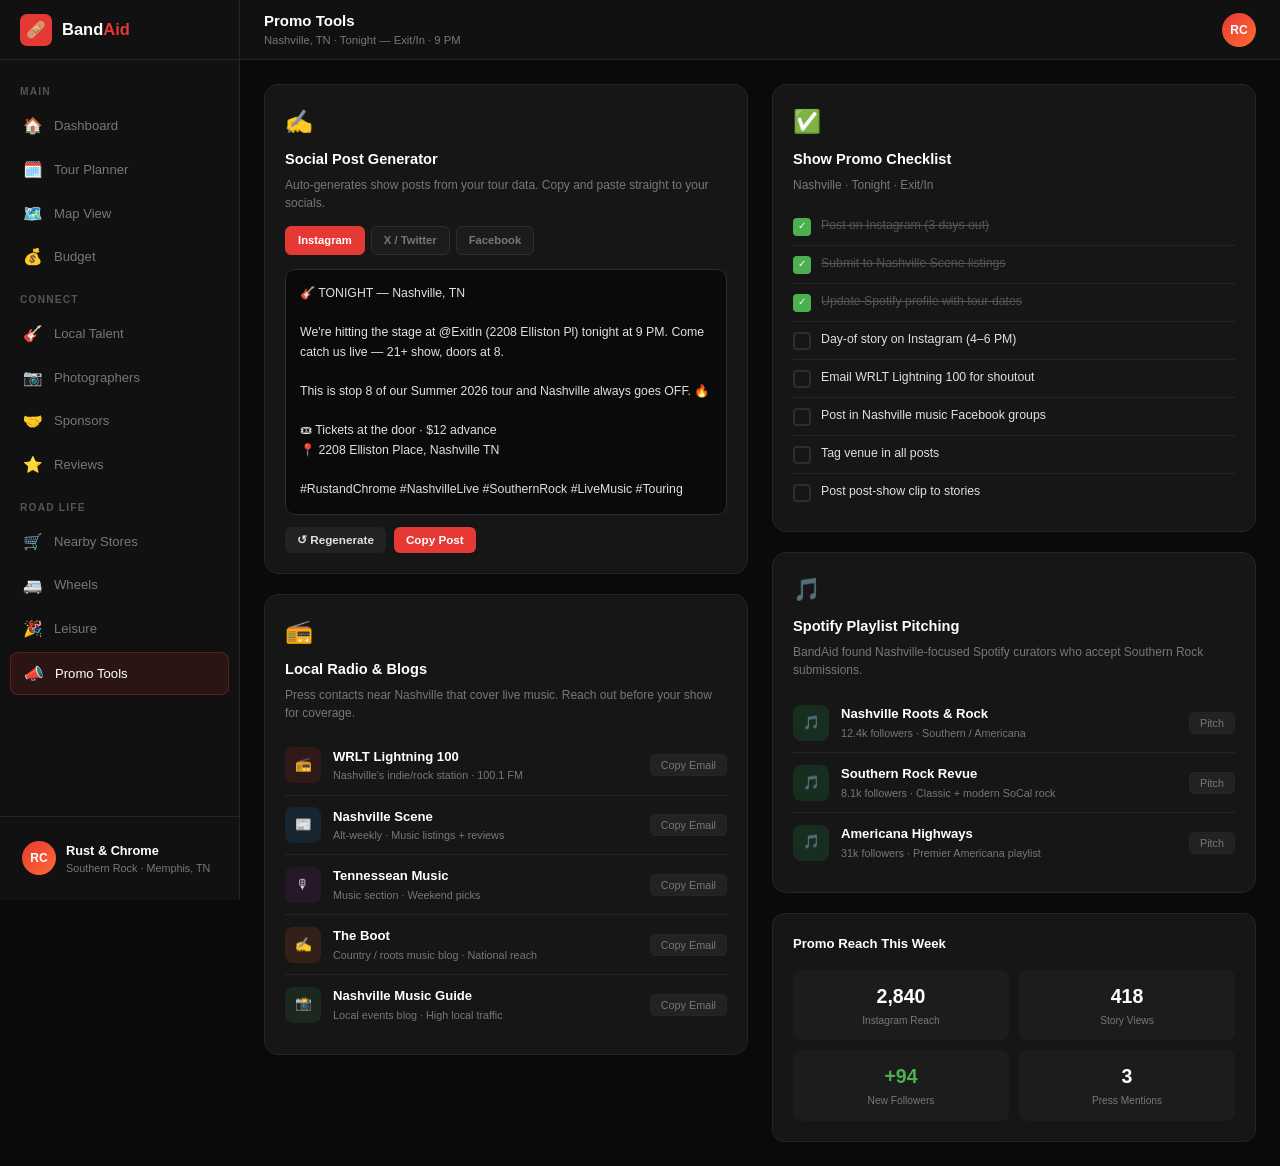
<file: promo.html>
<!DOCTYPE html>
<html lang="en">
<head>
  <meta charset="UTF-8" />
  <meta name="viewport" content="width=device-width, initial-scale=1.0" />
  <title>BandAid — Promo Tools</title>
  <link rel="stylesheet" href="css/app.css" />
  <style>
    .promo-card {
      background: var(--card);
      border: 1px solid var(--border);
      border-radius: 14px;
      padding: 20px;
      transition: border-color 0.15s;
    }

    .promo-card:hover { border-color: rgba(229,57,53,0.25); }

    .promo-card-icon { font-size: 1.5rem; margin-bottom: 10px; }
    .promo-card-title { font-size: .975rem; font-weight: 700; color: #fff; margin-bottom: 5px; }
    .promo-card-desc { font-size: .8rem; color: var(--muted); line-height: 1.5; margin-bottom: 14px; }

    /* Social post preview */
    .post-preview {
      background: var(--darker);
      border: 1px solid var(--border2);
      border-radius: 10px;
      padding: 14px;
      font-size: .82rem;
      color: var(--text);
      line-height: 1.6;
      margin-bottom: 12px;
      white-space: pre-wrap;
      word-break: break-word;
    }

    .platform-tabs {
      display: flex;
      gap: 6px;
      margin-bottom: 14px;
    }

    .platform-tab {
      padding: 5px 12px;
      border-radius: 6px;
      font-size: .75rem;
      font-weight: 600;
      cursor: pointer;
      border: 1px solid var(--border2);
      background: var(--card2);
      color: var(--muted);
      transition: all 0.12s;
    }

    .platform-tab.active {
      background: var(--red);
      border-color: var(--red);
      color: #fff;
    }

    /* Contact row */
    .contact-row {
      display: flex;
      align-items: center;
      gap: 12px;
      padding: 11px 0;
      border-bottom: 1px solid var(--border);
    }

    .contact-row:last-child { border-bottom: none; }

    .contact-icon {
      width: 36px;
      height: 36px;
      border-radius: 8px;
      display: flex;
      align-items: center;
      justify-content: center;
      font-size: .9rem;
      flex-shrink: 0;
    }

    .contact-body { flex: 1; min-width: 0; }
    .contact-name { font-size: .875rem; font-weight: 600; color: #fff; }
    .contact-meta { font-size: .72rem; color: var(--muted); margin-top: 1px; }

    .copy-btn {
      background: rgba(255,255,255,0.05);
      border: 1px solid var(--border);
      color: var(--muted);
      font-size: .72rem;
      padding: 4px 10px;
      border-radius: 5px;
      cursor: pointer;
      transition: all 0.12s;
    }

    .copy-btn:hover { background: rgba(255,255,255,0.1); color: var(--text); }
    .copy-btn.copied { background: rgba(76,175,80,0.15); color: #81c784; border-color: rgba(76,175,80,0.3); }

    /* Checklist */
    .checklist-item {
      display: flex;
      align-items: flex-start;
      gap: 10px;
      padding: 9px 0;
      border-bottom: 1px solid var(--border);
      font-size: .82rem;
    }

    .checklist-item:last-child { border-bottom: none; }

    .checkbox {
      width: 18px;
      height: 18px;
      border-radius: 4px;
      border: 2px solid var(--border2);
      cursor: pointer;
      flex-shrink: 0;
      display: flex;
      align-items: center;
      justify-content: center;
      transition: all 0.12s;
      margin-top: 1px;
    }

    .checkbox.checked {
      background: var(--green);
      border-color: var(--green);
      color: #fff;
      font-size: .65rem;
    }

    .check-text { color: var(--text); flex: 1; line-height: 1.4; }
    .check-text.done { text-decoration: line-through; color: var(--muted2); }
  </style>
</head>
<body>
<div class="app-shell">

  <aside class="sidebar">
    <a href="index.html" class="sidebar-logo">
      <div class="sidebar-logo-icon">🩹</div>
      <div class="sidebar-logo-text">Band<span>Aid</span></div>
    </a>
    <nav class="sidebar-nav">
      <div class="nav-section-label">Main</div>
      <a href="dashboard.html" class="nav-item"><span class="nav-icon">🏠</span> Dashboard</a>
      <a href="planner.html" class="nav-item"><span class="nav-icon">🗓️</span> Tour Planner</a>
      <a href="map.html" class="nav-item"><span class="nav-icon">🗺️</span> Map View</a>
      <a href="budget.html" class="nav-item"><span class="nav-icon">💰</span> Budget</a>
      <div class="nav-section-label">Connect</div>
      <a href="marketplace.html" class="nav-item"><span class="nav-icon">🎸</span> Local Talent</a>
      <a href="photographers.html" class="nav-item"><span class="nav-icon">📷</span> Photographers</a>
      <a href="sponsors.html" class="nav-item"><span class="nav-icon">🤝</span> Sponsors</a>
      <a href="reviews.html" class="nav-item"><span class="nav-icon">⭐</span> Reviews</a>
      <div class="nav-section-label">Road Life</div>
      <a href="stores.html" class="nav-item"><span class="nav-icon">🛒</span> Nearby Stores</a>
      <a href="wheels.html" class="nav-item"><span class="nav-icon">🚐</span> Wheels</a>
      <a href="leisure.html" class="nav-item"><span class="nav-icon">🎉</span> Leisure</a>
      <a href="promo.html" class="nav-item active"><span class="nav-icon">📣</span> Promo Tools</a>
    </nav>
    <div class="sidebar-footer">
      <a href="profile.html" class="sidebar-profile">
        <div class="avatar">RC</div>
        <div>
          <div class="profile-name">Rust &amp; Chrome</div>
          <div class="profile-role">Southern Rock · Memphis, TN</div>
        </div>
      </a>
    </div>
  </aside>

  <div class="main">
    <header class="topbar">
      <div class="topbar-left">
        <h1>Promo Tools</h1>
        <p>Nashville, TN · Tonight — Exit/In · 9 PM</p>
      </div>
      <div class="topbar-right">
        <a href="profile.html" class="avatar">RC</a>
      </div>
    </header>

    <main class="page">

      <div style="display:grid;grid-template-columns:1fr 1fr;gap:24px;align-items:start;">

        <!-- LEFT COLUMN -->
        <div style="display:flex;flex-direction:column;gap:20px;">

          <!-- Social post generator -->
          <div class="promo-card">
            <div class="promo-card-icon">✍️</div>
            <div class="promo-card-title">Social Post Generator</div>
            <div class="promo-card-desc">Auto-generates show posts from your tour data. Copy and paste straight to your socials.</div>

            <div class="platform-tabs" id="platformTabs">
              <div class="platform-tab active" onclick="switchPlatform('instagram',this)">Instagram</div>
              <div class="platform-tab" onclick="switchPlatform('twitter',this)">X / Twitter</div>
              <div class="platform-tab" onclick="switchPlatform('facebook',this)">Facebook</div>
            </div>

            <div class="post-preview" id="postPreview">🎸 TONIGHT — Nashville, TN

We're hitting the stage at @ExitIn (2208 Elliston Pl) tonight at 9 PM. Come catch us live — 21+ show, doors at 8.

This is stop 8 of our Summer 2026 tour and Nashville always goes OFF. 🔥

🎟 Tickets at the door · $12 advance
📍 2208 Elliston Place, Nashville TN

#RustandChrome #NashvilleLive #SouthernRock #LiveMusic #Touring</div>

            <div style="display:flex;gap:8px;">
              <button class="btn btn-ghost btn-sm" onclick="regeneratePost()">↺ Regenerate</button>
              <button class="btn btn-primary btn-sm" id="copyPostBtn" onclick="copyPost()">Copy Post</button>
            </div>
          </div>

          <!-- Local media contacts -->
          <div class="promo-card">
            <div class="promo-card-icon">📻</div>
            <div class="promo-card-title">Local Radio &amp; Blogs</div>
            <div class="promo-card-desc">Press contacts near Nashville that cover live music. Reach out before your show for coverage.</div>

            <div class="contact-row">
              <div class="contact-icon" style="background:rgba(229,57,53,0.12);">📻</div>
              <div class="contact-body">
                <div class="contact-name">WRLT Lightning 100</div>
                <div class="contact-meta">Nashville's indie/rock station · 100.1 FM</div>
              </div>
              <button class="copy-btn" onclick="copyText(this, 'music@lightning100.com')">Copy Email</button>
            </div>

            <div class="contact-row">
              <div class="contact-icon" style="background:rgba(33,150,243,0.12);">📰</div>
              <div class="contact-body">
                <div class="contact-name">Nashville Scene</div>
                <div class="contact-meta">Alt-weekly · Music listings + reviews</div>
              </div>
              <button class="copy-btn" onclick="copyText(this, 'listings@nashvillescene.com')">Copy Email</button>
            </div>

            <div class="contact-row">
              <div class="contact-icon" style="background:rgba(156,39,176,0.12);">🎙</div>
              <div class="contact-body">
                <div class="contact-name">Tennessean Music</div>
                <div class="contact-meta">Music section · Weekend picks</div>
              </div>
              <button class="copy-btn" onclick="copyText(this, 'music@tennessean.com')">Copy Email</button>
            </div>

            <div class="contact-row">
              <div class="contact-icon" style="background:rgba(255,107,53,0.12);">✍️</div>
              <div class="contact-body">
                <div class="contact-name">The Boot</div>
                <div class="contact-meta">Country / roots music blog · National reach</div>
              </div>
              <button class="copy-btn" onclick="copyText(this, 'tips@theboot.com')">Copy Email</button>
            </div>

            <div class="contact-row" style="border-bottom:none;">
              <div class="contact-icon" style="background:rgba(76,175,80,0.12);">📸</div>
              <div class="contact-body">
                <div class="contact-name">Nashville Music Guide</div>
                <div class="contact-meta">Local events blog · High local traffic</div>
              </div>
              <button class="copy-btn" onclick="copyText(this, 'hello@nashvillemusicguide.com')">Copy Email</button>
            </div>
          </div>

        </div>

        <!-- RIGHT COLUMN -->
        <div style="display:flex;flex-direction:column;gap:20px;">

          <!-- Promo checklist -->
          <div class="promo-card">
            <div class="promo-card-icon">✅</div>
            <div class="promo-card-title">Show Promo Checklist</div>
            <div class="promo-card-desc">Nashville · Tonight · Exit/In</div>

            <div class="checklist-item">
              <div class="checkbox checked" onclick="toggleCheck(this)">✓</div>
              <div class="check-text done">Post on Instagram (3 days out)</div>
            </div>
            <div class="checklist-item">
              <div class="checkbox checked" onclick="toggleCheck(this)">✓</div>
              <div class="check-text done">Submit to Nashville Scene listings</div>
            </div>
            <div class="checklist-item">
              <div class="checkbox checked" onclick="toggleCheck(this)">✓</div>
              <div class="check-text done">Update Spotify profile with tour dates</div>
            </div>
            <div class="checklist-item">
              <div class="checkbox" onclick="toggleCheck(this)"></div>
              <div class="check-text">Day-of story on Instagram (4–6 PM)</div>
            </div>
            <div class="checklist-item">
              <div class="checkbox" onclick="toggleCheck(this)"></div>
              <div class="check-text">Email WRLT Lightning 100 for shoutout</div>
            </div>
            <div class="checklist-item">
              <div class="checkbox" onclick="toggleCheck(this)"></div>
              <div class="check-text">Post in Nashville music Facebook groups</div>
            </div>
            <div class="checklist-item">
              <div class="checkbox" onclick="toggleCheck(this)"></div>
              <div class="check-text">Tag venue in all posts</div>
            </div>
            <div class="checklist-item" style="border-bottom:none;">
              <div class="checkbox" onclick="toggleCheck(this)"></div>
              <div class="check-text">Post post-show clip to stories</div>
            </div>
          </div>

          <!-- Spotify pitch -->
          <div class="promo-card">
            <div class="promo-card-icon">🎵</div>
            <div class="promo-card-title">Spotify Playlist Pitching</div>
            <div class="promo-card-desc">BandAid found Nashville-focused Spotify curators who accept Southern Rock submissions.</div>

            <div class="contact-row">
              <div class="contact-icon" style="background:rgba(30,215,96,0.12);">🎵</div>
              <div class="contact-body">
                <div class="contact-name">Nashville Roots &amp; Rock</div>
                <div class="contact-meta">12.4k followers · Southern / Americana</div>
              </div>
              <button class="copy-btn" onclick="copyText(this, 'curator@nashvilleroots.com')">Pitch</button>
            </div>

            <div class="contact-row">
              <div class="contact-icon" style="background:rgba(30,215,96,0.12);">🎵</div>
              <div class="contact-body">
                <div class="contact-name">Southern Rock Revue</div>
                <div class="contact-meta">8.1k followers · Classic + modern SoCal rock</div>
              </div>
              <button class="copy-btn" onclick="copyText(this, 'pitch@southernrockrevue.com')">Pitch</button>
            </div>

            <div class="contact-row" style="border-bottom:none;">
              <div class="contact-icon" style="background:rgba(30,215,96,0.12);">🎵</div>
              <div class="contact-body">
                <div class="contact-name">Americana Highways</div>
                <div class="contact-meta">31k followers · Premier Americana playlist</div>
              </div>
              <button class="copy-btn" onclick="copyText(this, 'music@americanahighways.com')">Pitch</button>
            </div>
          </div>

          <!-- Quick stats -->
          <div class="card">
            <div class="card-header"><span class="card-title">Promo Reach This Week</span></div>
            <div class="grid-2" style="gap:10px;">
              <div style="text-align:center;padding:12px;background:var(--card2);border-radius:8px;">
                <div style="font-size:1.3rem;font-weight:800;color:#fff;">2,840</div>
                <div style="font-size:.68rem;color:var(--muted);margin-top:2px;">Instagram Reach</div>
              </div>
              <div style="text-align:center;padding:12px;background:var(--card2);border-radius:8px;">
                <div style="font-size:1.3rem;font-weight:800;color:#fff;">418</div>
                <div style="font-size:.68rem;color:var(--muted);margin-top:2px;">Story Views</div>
              </div>
              <div style="text-align:center;padding:12px;background:var(--card2);border-radius:8px;">
                <div style="font-size:1.3rem;font-weight:800;color:var(--green);">+94</div>
                <div style="font-size:.68rem;color:var(--muted);margin-top:2px;">New Followers</div>
              </div>
              <div style="text-align:center;padding:12px;background:var(--card2);border-radius:8px;">
                <div style="font-size:1.3rem;font-weight:800;color:#fff;">3</div>
                <div style="font-size:.68rem;color:var(--muted);margin-top:2px;">Press Mentions</div>
              </div>
            </div>
          </div>

        </div>
      </div>
    </main>
  </div>
</div>

<nav class="bottom-nav">
  <div class="bottom-nav-items">
    <a href="dashboard.html" class="bottom-nav-item"><span class="nav-icon">🏠</span><span>Home</span></a>
    <a href="map.html" class="bottom-nav-item"><span class="nav-icon">🗺️</span><span>Map</span></a>
    <a href="marketplace.html" class="bottom-nav-item"><span class="nav-icon">🎸</span><span>Find</span></a>
    <a href="planner.html" class="bottom-nav-item"><span class="nav-icon">🗓️</span><span>Plan</span></a>
    <a href="budget.html" class="bottom-nav-item"><span class="nav-icon">💰</span><span>Budget</span></a>
  </div>
</nav>

<script>
  const posts = {
    instagram: `🎸 TONIGHT — Nashville, TN\n\nWe're hitting the stage at @ExitIn (2208 Elliston Pl) tonight at 9 PM. Come catch us live — 21+ show, doors at 8.\n\nThis is stop 8 of our Summer 2026 tour and Nashville always goes OFF. 🔥\n\n🎟 Tickets at the door · $12 advance\n📍 2208 Elliston Place, Nashville TN\n\n#RustandChrome #NashvilleLive #SouthernRock #LiveMusic #Touring`,
    twitter: `🎸 TONIGHT Nashville — we're at @ExitIn, 9 PM. 21+ doors at 8. Stop 8 of our Summer Tour. Come out 🔥\n\n🎟 $12 at door\n📍 2208 Elliston Pl\n\n#NashvilleMusic #LiveMusic #SouthernRock`,
    facebook: `🎸 SHOW TONIGHT in Nashville!\n\nRust & Chrome hits Exit/In tonight at 9 PM (21+). We're 8 shows into our Summer 2026 tour and bringing everything to the stage.\n\nDoors at 8 PM · $12 at the door\n2208 Elliston Place, Nashville TN\n\nBring your friends — this one's going to be loud. See you there! 🤘`
  };

  function switchPlatform(platform, el) {
    document.querySelectorAll('.platform-tab').forEach(t => t.classList.remove('active'));
    el.classList.add('active');
    document.getElementById('postPreview').textContent = posts[platform];
    document.getElementById('copyPostBtn').textContent = 'Copy Post';
    document.getElementById('copyPostBtn').classList.remove('copied');
  }

  function regeneratePost() {
    const preview = document.getElementById('postPreview');
    const emojis = ['🎸','🎵','🎤','🤘','🔥'];
    const emoji = emojis[Math.floor(Math.random() * emojis.length)];
    const activePlatform = document.querySelector('.platform-tab.active').textContent.toLowerCase().split('/')[0].trim();
    const base = posts[activePlatform === 'x' ? 'twitter' : activePlatform] || posts.instagram;
    preview.textContent = base.replace(/^[🎸🎵🎤🤘🔥]/, emoji);
  }

  function copyPost() {
    const text = document.getElementById('postPreview').textContent;
    navigator.clipboard.writeText(text).catch(() => {});
    const btn = document.getElementById('copyPostBtn');
    btn.textContent = '✓ Copied!';
    btn.classList.add('btn-primary');
    setTimeout(() => { btn.textContent = 'Copy Post'; }, 2000);
  }

  function copyText(btn, text) {
    navigator.clipboard.writeText(text).catch(() => {});
    btn.textContent = '✓ Copied';
    btn.classList.add('copied');
    setTimeout(() => {
      btn.textContent = btn.dataset.original || 'Copy Email';
      btn.classList.remove('copied');
    }, 2000);
  }

  function toggleCheck(el) {
    const text = el.nextElementSibling;
    if (el.classList.contains('checked')) {
      el.classList.remove('checked');
      el.textContent = '';
      text.classList.remove('done');
    } else {
      el.classList.add('checked');
      el.textContent = '✓';
      text.classList.add('done');
    }
  }
</script>
</body>
</html>
</file>
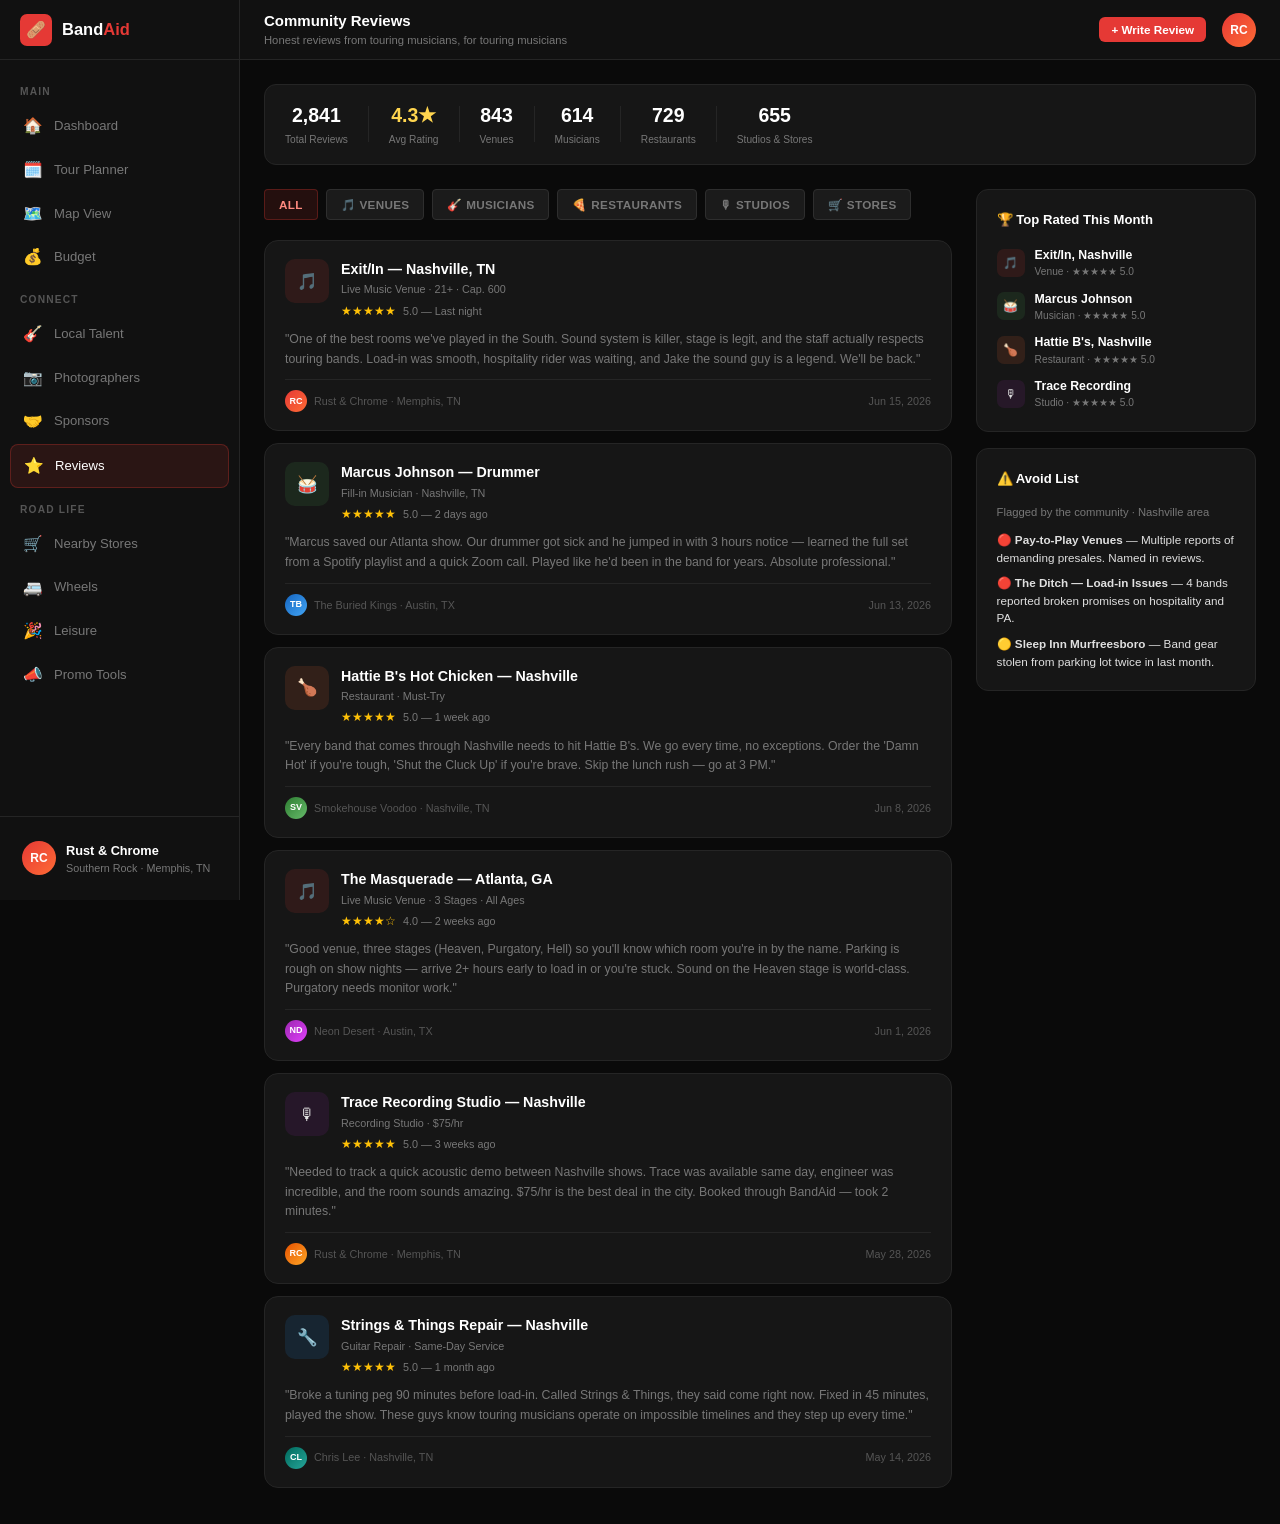
<file: reviews.html>
<!DOCTYPE html>
<html lang="en">
<head>
  <meta charset="UTF-8" />
  <meta name="viewport" content="width=device-width, initial-scale=1.0" />
  <title>BandAid — Reviews</title>
  <link rel="stylesheet" href="css/app.css" />
  <style>
    .review-card {
      background: var(--card);
      border: 1px solid var(--border);
      border-radius: 14px;
      padding: 18px 20px;
      transition: border-color 0.15s;
      margin-bottom: 12px;
    }
    .review-card:hover { border-color: rgba(229,57,53,0.2); }

    .review-header {
      display: flex;
      align-items: flex-start;
      gap: 12px;
      margin-bottom: 10px;
    }

    .review-subject-icon {
      width: 44px;
      height: 44px;
      border-radius: 10px;
      display: flex;
      align-items: center;
      justify-content: center;
      font-size: 1.1rem;
      flex-shrink: 0;
    }

    .review-subject-name { font-size: .95rem; font-weight: 700; color: #fff; }
    .review-subject-type { font-size: .72rem; color: var(--muted); margin-top: 1px; }

    .review-stars {
      display: flex;
      align-items: center;
      gap: 3px;
      color: var(--yellow);
      font-size: .82rem;
      margin-top: 4px;
    }

    .review-stars span { color: var(--muted); font-size: .72rem; margin-left: 4px; }

    .review-body { font-size: .82rem; color: var(--muted); line-height: 1.6; margin-bottom: 10px; }

    .review-footer {
      display: flex;
      align-items: center;
      justify-content: space-between;
      font-size: .72rem;
      color: var(--muted2);
      padding-top: 10px;
      border-top: 1px solid var(--border);
    }

    .reviewer-info {
      display: flex;
      align-items: center;
      gap: 7px;
    }

    .reviewer-avatar {
      width: 22px;
      height: 22px;
      border-radius: 50%;
      display: flex;
      align-items: center;
      justify-content: center;
      font-size: .6rem;
      font-weight: 700;
      color: #fff;
    }

    /* Write review modal */
    .modal-overlay {
      position: fixed; inset: 0; background: rgba(0,0,0,0.75); z-index: 200;
      display: flex; align-items: center; justify-content: center; padding: 20px;
      opacity: 0; pointer-events: none; transition: opacity 0.2s;
    }
    .modal-overlay.open { opacity: 1; pointer-events: all; }
    .modal {
      background: var(--dark); border: 1px solid var(--border2); border-radius: 16px;
      padding: 24px; width: 100%; max-width: 440px;
      transform: scale(0.95); transition: transform 0.2s;
    }
    .modal-overlay.open .modal { transform: scale(1); }
    .modal-footer { display: flex; gap: 10px; margin-top: 20px; }

    /* Star picker */
    .star-picker {
      display: flex;
      gap: 6px;
      margin-bottom: 16px;
    }

    .star-btn {
      font-size: 1.5rem;
      background: none;
      border: none;
      cursor: pointer;
      opacity: 0.3;
      transition: opacity 0.1s, transform 0.1s;
    }

    .star-btn.lit { opacity: 1; }
    .star-btn:hover { transform: scale(1.1); }

    /* Category summary bar */
    .summary-bar {
      background: var(--card);
      border: 1px solid var(--border);
      border-radius: 12px;
      padding: 16px 20px;
      display: flex;
      align-items: center;
      gap: 20px;
      flex-wrap: wrap;
      margin-bottom: 24px;
    }

    .summary-item { text-align: center; }
    .summary-val { font-size: 1.3rem; font-weight: 800; color: #fff; }
    .summary-label { font-size: .68rem; color: var(--muted); margin-top: 2px; }

    .summary-divider { width: 1px; height: 36px; background: var(--border); }
  </style>
</head>
<body>
<div class="app-shell">
  <aside class="sidebar">
    <a href="index.html" class="sidebar-logo">
      <div class="sidebar-logo-icon">🩹</div>
      <div class="sidebar-logo-text">Band<span>Aid</span></div>
    </a>
    <nav class="sidebar-nav">
      <div class="nav-section-label">Main</div>
      <a href="dashboard.html" class="nav-item"><span class="nav-icon">🏠</span> Dashboard</a>
      <a href="planner.html" class="nav-item"><span class="nav-icon">🗓️</span> Tour Planner</a>
      <a href="map.html" class="nav-item"><span class="nav-icon">🗺️</span> Map View</a>
      <a href="budget.html" class="nav-item"><span class="nav-icon">💰</span> Budget</a>
      <div class="nav-section-label">Connect</div>
      <a href="marketplace.html" class="nav-item"><span class="nav-icon">🎸</span> Local Talent</a>
      <a href="photographers.html" class="nav-item"><span class="nav-icon">📷</span> Photographers</a>
      <a href="sponsors.html" class="nav-item"><span class="nav-icon">🤝</span> Sponsors</a>
      <a href="reviews.html" class="nav-item active"><span class="nav-icon">⭐</span> Reviews</a>
      <div class="nav-section-label">Road Life</div>
      <a href="stores.html" class="nav-item"><span class="nav-icon">🛒</span> Nearby Stores</a>
      <a href="wheels.html" class="nav-item"><span class="nav-icon">🚐</span> Wheels</a>
      <a href="leisure.html" class="nav-item"><span class="nav-icon">🎉</span> Leisure</a>
      <a href="promo.html" class="nav-item"><span class="nav-icon">📣</span> Promo Tools</a>
    </nav>
    <div class="sidebar-footer">
      <a href="profile.html" class="sidebar-profile">
        <div class="avatar">RC</div>
        <div><div class="profile-name">Rust &amp; Chrome</div><div class="profile-role">Southern Rock · Memphis, TN</div></div>
      </a>
    </div>
  </aside>

  <div class="main">
    <header class="topbar">
      <div class="topbar-left">
        <h1>Community Reviews</h1>
        <p>Honest reviews from touring musicians, for touring musicians</p>
      </div>
      <div class="topbar-right">
        <button class="btn btn-primary btn-sm" onclick="openModal('writeModal')">+ Write Review</button>
        <a href="profile.html" class="avatar" style="margin-left:4px;">RC</a>
      </div>
    </header>

    <main class="page">

      <!-- Summary bar -->
      <div class="summary-bar">
        <div class="summary-item"><div class="summary-val">2,841</div><div class="summary-label">Total Reviews</div></div>
        <div class="summary-divider"></div>
        <div class="summary-item"><div class="summary-val" style="color:#ffd54f;">4.3★</div><div class="summary-label">Avg Rating</div></div>
        <div class="summary-divider"></div>
        <div class="summary-item"><div class="summary-val">843</div><div class="summary-label">Venues</div></div>
        <div class="summary-divider"></div>
        <div class="summary-item"><div class="summary-val">614</div><div class="summary-label">Musicians</div></div>
        <div class="summary-divider"></div>
        <div class="summary-item"><div class="summary-val">729</div><div class="summary-label">Restaurants</div></div>
        <div class="summary-divider"></div>
        <div class="summary-item"><div class="summary-val">655</div><div class="summary-label">Studios &amp; Stores</div></div>
      </div>

      <div style="display:grid;grid-template-columns:1fr 280px;gap:24px;align-items:start;">
        <div>

          <!-- Filter chips -->
          <div style="display:flex;gap:8px;flex-wrap:wrap;margin-bottom:20px;" id="reviewCatBar">
            <div class="badge badge-red" style="cursor:pointer;padding:6px 14px;font-size:.78rem;" onclick="setRevCat('all',this)">All</div>
            <div class="badge badge-gray" style="cursor:pointer;padding:6px 14px;font-size:.78rem;" onclick="setRevCat('venue',this)">🎵 Venues</div>
            <div class="badge badge-gray" style="cursor:pointer;padding:6px 14px;font-size:.78rem;" onclick="setRevCat('musician',this)">🎸 Musicians</div>
            <div class="badge badge-gray" style="cursor:pointer;padding:6px 14px;font-size:.78rem;" onclick="setRevCat('food',this)">🍕 Restaurants</div>
            <div class="badge badge-gray" style="cursor:pointer;padding:6px 14px;font-size:.78rem;" onclick="setRevCat('studio',this)">🎙 Studios</div>
            <div class="badge badge-gray" style="cursor:pointer;padding:6px 14px;font-size:.78rem;" onclick="setRevCat('store',this)">🛒 Stores</div>
          </div>

          <!-- Reviews list -->
          <div id="reviewList">

            <div class="review-card" data-rcat="venue">
              <div class="review-header">
                <div class="review-subject-icon" style="background:var(--red-dim);">🎵</div>
                <div>
                  <div class="review-subject-name">Exit/In — Nashville, TN</div>
                  <div class="review-subject-type">Live Music Venue · 21+ · Cap. 600</div>
                  <div class="review-stars">★★★★★ <span>5.0 — Last night</span></div>
                </div>
              </div>
              <div class="review-body">"One of the best rooms we've played in the South. Sound system is killer, stage is legit, and the staff actually respects touring bands. Load-in was smooth, hospitality rider was waiting, and Jake the sound guy is a legend. We'll be back."</div>
              <div class="review-footer">
                <div class="reviewer-info">
                  <div class="reviewer-avatar" style="background:linear-gradient(135deg,#e53935,#ff6b35);">RC</div>
                  <span>Rust &amp; Chrome · Memphis, TN</span>
                </div>
                <span>Jun 15, 2026</span>
              </div>
            </div>

            <div class="review-card" data-rcat="musician">
              <div class="review-header">
                <div class="review-subject-icon" style="background:rgba(76,175,80,0.12);">🥁</div>
                <div>
                  <div class="review-subject-name">Marcus Johnson — Drummer</div>
                  <div class="review-subject-type">Fill-in Musician · Nashville, TN</div>
                  <div class="review-stars">★★★★★ <span>5.0 — 2 days ago</span></div>
                </div>
              </div>
              <div class="review-body">"Marcus saved our Atlanta show. Our drummer got sick and he jumped in with 3 hours notice — learned the full set from a Spotify playlist and a quick Zoom call. Played like he'd been in the band for years. Absolute professional."</div>
              <div class="review-footer">
                <div class="reviewer-info">
                  <div class="reviewer-avatar" style="background:linear-gradient(135deg,#1565c0,#42a5f5);">TB</div>
                  <span>The Buried Kings · Austin, TX</span>
                </div>
                <span>Jun 13, 2026</span>
              </div>
            </div>

            <div class="review-card" data-rcat="food">
              <div class="review-header">
                <div class="review-subject-icon" style="background:rgba(255,107,53,0.12);">🍗</div>
                <div>
                  <div class="review-subject-name">Hattie B's Hot Chicken — Nashville</div>
                  <div class="review-subject-type">Restaurant · Must-Try</div>
                  <div class="review-stars">★★★★★ <span>5.0 — 1 week ago</span></div>
                </div>
              </div>
              <div class="review-body">"Every band that comes through Nashville needs to hit Hattie B's. We go every time, no exceptions. Order the 'Damn Hot' if you're tough, 'Shut the Cluck Up' if you're brave. Skip the lunch rush — go at 3 PM."</div>
              <div class="review-footer">
                <div class="reviewer-info">
                  <div class="reviewer-avatar" style="background:linear-gradient(135deg,#2e7d32,#66bb6a);">SV</div>
                  <span>Smokehouse Voodoo · Nashville, TN</span>
                </div>
                <span>Jun 8, 2026</span>
              </div>
            </div>

            <div class="review-card" data-rcat="venue">
              <div class="review-header">
                <div class="review-subject-icon" style="background:var(--red-dim);">🎵</div>
                <div>
                  <div class="review-subject-name">The Masquerade — Atlanta, GA</div>
                  <div class="review-subject-type">Live Music Venue · 3 Stages · All Ages</div>
                  <div class="review-stars">★★★★☆ <span>4.0 — 2 weeks ago</span></div>
                </div>
              </div>
              <div class="review-body">"Good venue, three stages (Heaven, Purgatory, Hell) so you'll know which room you're in by the name. Parking is rough on show nights — arrive 2+ hours early to load in or you're stuck. Sound on the Heaven stage is world-class. Purgatory needs monitor work."</div>
              <div class="review-footer">
                <div class="reviewer-info">
                  <div class="reviewer-avatar" style="background:linear-gradient(135deg,#9c27b0,#e040fb);">ND</div>
                  <span>Neon Desert · Austin, TX</span>
                </div>
                <span>Jun 1, 2026</span>
              </div>
            </div>

            <div class="review-card" data-rcat="studio">
              <div class="review-header">
                <div class="review-subject-icon" style="background:rgba(156,39,176,0.12);">🎙</div>
                <div>
                  <div class="review-subject-name">Trace Recording Studio — Nashville</div>
                  <div class="review-subject-type">Recording Studio · $75/hr</div>
                  <div class="review-stars">★★★★★ <span>5.0 — 3 weeks ago</span></div>
                </div>
              </div>
              <div class="review-body">"Needed to track a quick acoustic demo between Nashville shows. Trace was available same day, engineer was incredible, and the room sounds amazing. $75/hr is the best deal in the city. Booked through BandAid — took 2 minutes."</div>
              <div class="review-footer">
                <div class="reviewer-info">
                  <div class="reviewer-avatar" style="background:linear-gradient(135deg,#e65100,#ffa726);">RC</div>
                  <span>Rust &amp; Chrome · Memphis, TN</span>
                </div>
                <span>May 28, 2026</span>
              </div>
            </div>

            <div class="review-card" data-rcat="store">
              <div class="review-header">
                <div class="review-subject-icon" style="background:rgba(33,150,243,0.12);">🔧</div>
                <div>
                  <div class="review-subject-name">Strings &amp; Things Repair — Nashville</div>
                  <div class="review-subject-type">Guitar Repair · Same-Day Service</div>
                  <div class="review-stars">★★★★★ <span>5.0 — 1 month ago</span></div>
                </div>
              </div>
              <div class="review-body">"Broke a tuning peg 90 minutes before load-in. Called Strings &amp; Things, they said come right now. Fixed in 45 minutes, played the show. These guys know touring musicians operate on impossible timelines and they step up every time."</div>
              <div class="review-footer">
                <div class="reviewer-info">
                  <div class="reviewer-avatar" style="background:linear-gradient(135deg,#00695c,#26a69a);">CL</div>
                  <span>Chris Lee · Nashville, TN</span>
                </div>
                <span>May 14, 2026</span>
              </div>
            </div>

          </div>
        </div>

        <!-- RIGHT: Top rated sidebar -->
        <div style="position:sticky;top:84px;display:flex;flex-direction:column;gap:16px;">
          <div class="card">
            <div class="card-header"><span class="card-title">🏆 Top Rated This Month</span></div>
            <div style="display:flex;flex-direction:column;gap:10px;">
              <div style="display:flex;align-items:center;gap:10px;">
                <div style="width:28px;height:28px;border-radius:7px;background:var(--red-dim);display:flex;align-items:center;justify-content:center;font-size:.8rem;">🎵</div>
                <div style="flex:1;min-width:0;">
                  <div style="font-size:.82rem;font-weight:600;color:#fff;white-space:nowrap;overflow:hidden;text-overflow:ellipsis;">Exit/In, Nashville</div>
                  <div style="font-size:.68rem;color:var(--muted);">Venue · ★★★★★ 5.0</div>
                </div>
              </div>
              <div style="display:flex;align-items:center;gap:10px;">
                <div style="width:28px;height:28px;border-radius:7px;background:rgba(76,175,80,0.12);display:flex;align-items:center;justify-content:center;font-size:.8rem;">🥁</div>
                <div style="flex:1;min-width:0;">
                  <div style="font-size:.82rem;font-weight:600;color:#fff;">Marcus Johnson</div>
                  <div style="font-size:.68rem;color:var(--muted);">Musician · ★★★★★ 5.0</div>
                </div>
              </div>
              <div style="display:flex;align-items:center;gap:10px;">
                <div style="width:28px;height:28px;border-radius:7px;background:rgba(255,107,53,0.12);display:flex;align-items:center;justify-content:center;font-size:.8rem;">🍗</div>
                <div style="flex:1;min-width:0;">
                  <div style="font-size:.82rem;font-weight:600;color:#fff;">Hattie B's, Nashville</div>
                  <div style="font-size:.68rem;color:var(--muted);">Restaurant · ★★★★★ 5.0</div>
                </div>
              </div>
              <div style="display:flex;align-items:center;gap:10px;">
                <div style="width:28px;height:28px;border-radius:7px;background:rgba(156,39,176,0.12);display:flex;align-items:center;justify-content:center;font-size:.8rem;">🎙</div>
                <div style="flex:1;min-width:0;">
                  <div style="font-size:.82rem;font-weight:600;color:#fff;">Trace Recording</div>
                  <div style="font-size:.68rem;color:var(--muted);">Studio · ★★★★★ 5.0</div>
                </div>
              </div>
            </div>
          </div>
          <div class="card">
            <div class="card-header"><span class="card-title">⚠️ Avoid List</span></div>
            <p style="font-size:.75rem;color:var(--muted);margin-bottom:10px;">Flagged by the community · Nashville area</p>
            <div style="display:flex;flex-direction:column;gap:8px;font-size:.78rem;">
              <div style="color:var(--text);">🔴 <strong>Pay-to-Play Venues</strong> — Multiple reports of demanding presales. Named in reviews.</div>
              <div style="color:var(--text);">🔴 <strong>The Ditch — Load-in Issues</strong> — 4 bands reported broken promises on hospitality and PA.</div>
              <div style="color:var(--text);">🟡 <strong>Sleep Inn Murfreesboro</strong> — Band gear stolen from parking lot twice in last month.</div>
            </div>
          </div>
        </div>
      </div>

    </main>
  </div>
</div>

<!-- WRITE REVIEW MODAL -->
<div class="modal-overlay" id="writeModal" onclick="if(event.target===this)closeModal('writeModal')">
  <div class="modal">
    <div style="font-size:1.05rem;font-weight:700;color:#fff;margin-bottom:4px;">Write a Review</div>
    <div style="font-size:.8rem;color:var(--muted);margin-bottom:18px;">Share your experience with the BandAid community</div>
    <div class="input-group">
      <label class="input-label">Category</label>
      <select class="input"><option>🎵 Venue</option><option>🎸 Musician / Band</option><option>🍕 Restaurant</option><option>🎙 Studio</option><option>🛒 Store / Shop</option></select>
    </div>
    <div class="input-group">
      <label class="input-label">Name</label>
      <input class="input" placeholder="Who or what are you reviewing?" />
    </div>
    <div class="input-group">
      <label class="input-label">City</label>
      <input class="input" placeholder="Nashville, TN" value="Nashville, TN" />
    </div>
    <div class="input-group">
      <label class="input-label">Rating</label>
      <div class="star-picker" id="starPicker">
        <button class="star-btn" onclick="setStars(1)">★</button>
        <button class="star-btn" onclick="setStars(2)">★</button>
        <button class="star-btn" onclick="setStars(3)">★</button>
        <button class="star-btn" onclick="setStars(4)">★</button>
        <button class="star-btn" onclick="setStars(5)">★</button>
      </div>
    </div>
    <div class="input-group">
      <label class="input-label">Your Review</label>
      <textarea class="input" rows="4" placeholder="Be honest — fellow musicians are counting on you…"></textarea>
    </div>
    <div class="modal-footer">
      <button class="btn btn-outline btn-sm" style="flex:1;" onclick="closeModal('writeModal')">Cancel</button>
      <button class="btn btn-primary btn-sm" style="flex:2;" onclick="submitReview()">Submit Review</button>
    </div>
  </div>
</div>

<nav class="bottom-nav">
  <div class="bottom-nav-items">
    <a href="dashboard.html" class="bottom-nav-item"><span class="nav-icon">🏠</span><span>Home</span></a>
    <a href="map.html" class="bottom-nav-item"><span class="nav-icon">🗺️</span><span>Map</span></a>
    <a href="marketplace.html" class="bottom-nav-item"><span class="nav-icon">🎸</span><span>Find</span></a>
    <a href="planner.html" class="bottom-nav-item"><span class="nav-icon">🗓️</span><span>Plan</span></a>
    <a href="budget.html" class="bottom-nav-item"><span class="nav-icon">💰</span><span>Budget</span></a>
  </div>
</nav>

<script>
  let starCount = 0;
  function setStars(n) {
    starCount = n;
    document.querySelectorAll('#starPicker .star-btn').forEach((b,i) => b.classList.toggle('lit', i < n));
  }

  function openModal(id) { document.getElementById(id).classList.add('open'); document.body.style.overflow='hidden'; }
  function closeModal(id) { document.getElementById(id).classList.remove('open'); document.body.style.overflow=''; }

  function submitReview() {
    closeModal('writeModal');
    const b = document.createElement('div');
    b.style.cssText = 'position:fixed;top:70px;left:50%;transform:translateX(-50%);background:#2e7d32;color:#fff;padding:12px 24px;border-radius:8px;font-size:.875rem;font-weight:600;z-index:300;box-shadow:0 4px 20px rgba(0,0,0,.3);';
    b.textContent = '✓ Review submitted! Thank you.';
    document.body.appendChild(b);
    setTimeout(() => b.remove(), 3000);
  }

  let activeCat = 'all';
  function setRevCat(cat, el) {
    activeCat = cat;
    document.querySelectorAll('#reviewCatBar .badge').forEach(b => { b.className='badge badge-gray'; b.style.cssText='cursor:pointer;padding:6px 14px;font-size:.78rem;'; });
    el.className='badge badge-red'; el.style.cssText='cursor:pointer;padding:6px 14px;font-size:.78rem;';
    document.querySelectorAll('.review-card').forEach(c => {
      c.style.display = (cat==='all' || c.dataset.rcat===cat) ? 'block' : 'none';
    });
  }
</script>
</body>
</html>
</file>
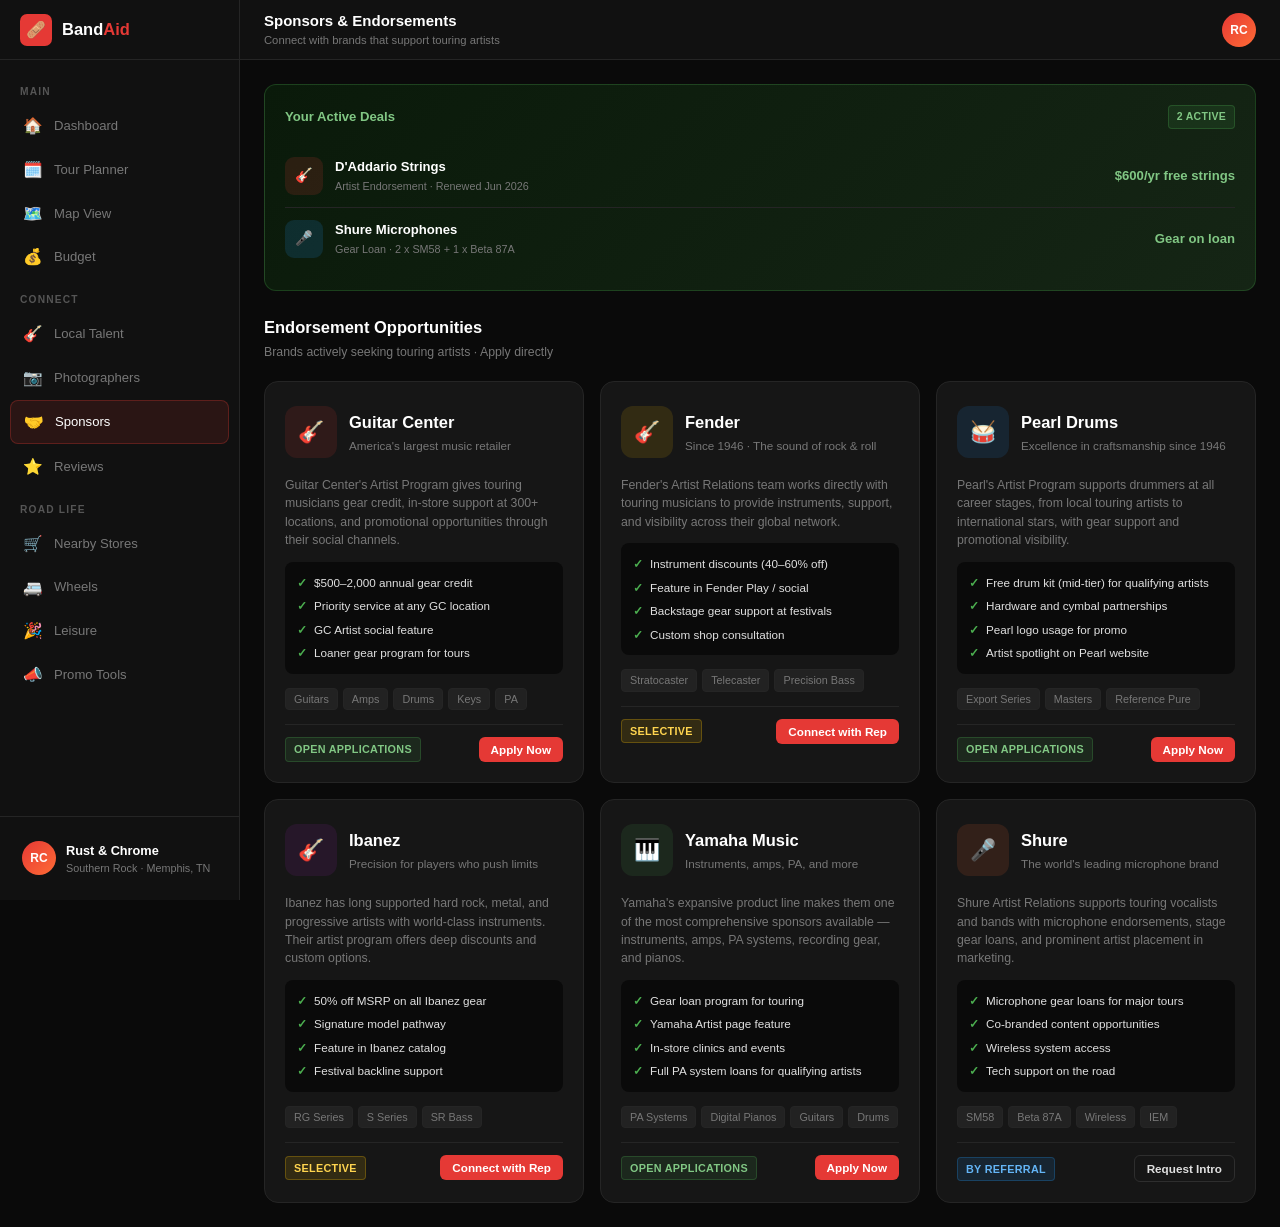
<file: sponsors.html>
<!DOCTYPE html>
<html lang="en">
<head>
  <meta charset="UTF-8" />
  <meta name="viewport" content="width=device-width, initial-scale=1.0" />
  <title>BandAid — Sponsors</title>
  <link rel="stylesheet" href="css/app.css" />
  <style>
    .sponsor-card {
      background: var(--card);
      border: 1px solid var(--border);
      border-radius: 14px;
      padding: 20px;
      transition: border-color 0.15s;
    }
    .sponsor-card:hover { border-color: rgba(229,57,53,0.25); }

    .sponsor-logo {
      height: 60px;
      display: flex;
      align-items: center;
      justify-content: flex-start;
      gap: 12px;
      margin-bottom: 14px;
    }

    .sponsor-logo-icon {
      width: 52px;
      height: 52px;
      border-radius: 12px;
      display: flex;
      align-items: center;
      justify-content: center;
      font-size: 1.4rem;
      flex-shrink: 0;
    }

    .sponsor-name { font-size: 1.1rem; font-weight: 800; color: #fff; }
    .sponsor-tagline { font-size: .78rem; color: var(--muted); margin-top: 2px; }

    .sponsor-desc { font-size: .82rem; color: var(--muted); line-height: 1.5; margin-bottom: 12px; }

    .sponsor-perks {
      display: flex;
      flex-direction: column;
      gap: 6px;
      margin-bottom: 14px;
      padding: 12px;
      background: var(--darker);
      border-radius: 8px;
    }

    .perk-item {
      display: flex;
      align-items: center;
      gap: 7px;
      font-size: .78rem;
      color: var(--text);
    }

    .perk-item::before {
      content: '✓';
      color: var(--green);
      font-weight: 700;
      flex-shrink: 0;
    }

    .sponsor-footer {
      display: flex;
      align-items: center;
      justify-content: space-between;
      margin-top: 14px;
      padding-top: 12px;
      border-top: 1px solid var(--border);
      gap: 8px;
    }

    .endorsement-level {
      font-size: .72rem;
      font-weight: 700;
      padding: 3px 8px;
      border-radius: 4px;
    }

    /* Current deals section */
    .deal-row {
      display: flex;
      align-items: center;
      gap: 12px;
      padding: 12px 0;
      border-bottom: 1px solid var(--border);
    }
    .deal-row:last-child { border-bottom: none; }

    .deal-icon {
      width: 38px;
      height: 38px;
      border-radius: 9px;
      display: flex;
      align-items: center;
      justify-content: center;
      font-size: .95rem;
      flex-shrink: 0;
    }

    .deal-name { font-size: .875rem; font-weight: 600; color: #fff; }
    .deal-meta { font-size: .72rem; color: var(--muted); margin-top: 1px; }
    .deal-value { font-size: .875rem; font-weight: 700; color: #81c784; flex-shrink: 0; }
  </style>
</head>
<body>
<div class="app-shell">
  <aside class="sidebar">
    <a href="index.html" class="sidebar-logo">
      <div class="sidebar-logo-icon">🩹</div>
      <div class="sidebar-logo-text">Band<span>Aid</span></div>
    </a>
    <nav class="sidebar-nav">
      <div class="nav-section-label">Main</div>
      <a href="dashboard.html" class="nav-item"><span class="nav-icon">🏠</span> Dashboard</a>
      <a href="planner.html" class="nav-item"><span class="nav-icon">🗓️</span> Tour Planner</a>
      <a href="map.html" class="nav-item"><span class="nav-icon">🗺️</span> Map View</a>
      <a href="budget.html" class="nav-item"><span class="nav-icon">💰</span> Budget</a>
      <div class="nav-section-label">Connect</div>
      <a href="marketplace.html" class="nav-item"><span class="nav-icon">🎸</span> Local Talent</a>
      <a href="photographers.html" class="nav-item"><span class="nav-icon">📷</span> Photographers</a>
      <a href="sponsors.html" class="nav-item active"><span class="nav-icon">🤝</span> Sponsors</a>
      <a href="reviews.html" class="nav-item"><span class="nav-icon">⭐</span> Reviews</a>
      <div class="nav-section-label">Road Life</div>
      <a href="stores.html" class="nav-item"><span class="nav-icon">🛒</span> Nearby Stores</a>
      <a href="wheels.html" class="nav-item"><span class="nav-icon">🚐</span> Wheels</a>
      <a href="leisure.html" class="nav-item"><span class="nav-icon">🎉</span> Leisure</a>
      <a href="promo.html" class="nav-item"><span class="nav-icon">📣</span> Promo Tools</a>
    </nav>
    <div class="sidebar-footer">
      <a href="profile.html" class="sidebar-profile">
        <div class="avatar">RC</div>
        <div><div class="profile-name">Rust &amp; Chrome</div><div class="profile-role">Southern Rock · Memphis, TN</div></div>
      </a>
    </div>
  </aside>

  <div class="main">
    <header class="topbar">
      <div class="topbar-left">
        <h1>Sponsors &amp; Endorsements</h1>
        <p>Connect with brands that support touring artists</p>
      </div>
      <div class="topbar-right">
        <a href="profile.html" class="avatar">RC</a>
      </div>
    </header>

    <main class="page">

      <!-- Current deals -->
      <div class="card mb-24" style="background:linear-gradient(135deg,#0a1a0a,#152515);border-color:rgba(76,175,80,0.25);">
        <div class="card-header">
          <span class="card-title" style="color:#81c784;">Your Active Deals</span>
          <span class="badge badge-green">2 Active</span>
        </div>
        <div class="deal-row">
          <div class="deal-icon" style="background:rgba(229,57,53,0.15);">🎸</div>
          <div style="flex:1;">
            <div class="deal-name">D'Addario Strings</div>
            <div class="deal-meta">Artist Endorsement · Renewed Jun 2026</div>
          </div>
          <div class="deal-value">$600/yr free strings</div>
        </div>
        <div class="deal-row" style="border-bottom:none;">
          <div class="deal-icon" style="background:rgba(33,150,243,0.15);">🎤</div>
          <div style="flex:1;">
            <div class="deal-name">Shure Microphones</div>
            <div class="deal-meta">Gear Loan · 2 x SM58 + 1 x Beta 87A</div>
          </div>
          <div class="deal-value">Gear on loan</div>
        </div>
      </div>

      <!-- Sponsor cards -->
      <div class="section-heading mb-20">
        <h2>Endorsement Opportunities</h2>
        <p>Brands actively seeking touring artists · Apply directly</p>
      </div>

      <div style="display:grid;grid-template-columns:repeat(auto-fill,minmax(280px,1fr));gap:16px;">

        <div class="sponsor-card">
          <div class="sponsor-logo">
            <div class="sponsor-logo-icon" style="background:rgba(229,57,53,0.12);">🎸</div>
            <div><div class="sponsor-name">Guitar Center</div><div class="sponsor-tagline">America's largest music retailer</div></div>
          </div>
          <div class="sponsor-desc">Guitar Center's Artist Program gives touring musicians gear credit, in-store support at 300+ locations, and promotional opportunities through their social channels.</div>
          <div class="sponsor-perks">
            <div class="perk-item">$500–2,000 annual gear credit</div>
            <div class="perk-item">Priority service at any GC location</div>
            <div class="perk-item">GC Artist social feature</div>
            <div class="perk-item">Loaner gear program for tours</div>
          </div>
          <div class="tags"><span class="tag">Guitars</span><span class="tag">Amps</span><span class="tag">Drums</span><span class="tag">Keys</span><span class="tag">PA</span></div>
          <div class="sponsor-footer">
            <span class="endorsement-level badge badge-green">Open Applications</span>
            <button class="btn btn-primary btn-sm">Apply Now</button>
          </div>
        </div>

        <div class="sponsor-card">
          <div class="sponsor-logo">
            <div class="sponsor-logo-icon" style="background:rgba(255,193,7,0.12);">🎸</div>
            <div><div class="sponsor-name">Fender</div><div class="sponsor-tagline">Since 1946 · The sound of rock &amp; roll</div></div>
          </div>
          <div class="sponsor-desc">Fender's Artist Relations team works directly with touring musicians to provide instruments, support, and visibility across their global network.</div>
          <div class="sponsor-perks">
            <div class="perk-item">Instrument discounts (40–60% off)</div>
            <div class="perk-item">Feature in Fender Play / social</div>
            <div class="perk-item">Backstage gear support at festivals</div>
            <div class="perk-item">Custom shop consultation</div>
          </div>
          <div class="tags"><span class="tag">Stratocaster</span><span class="tag">Telecaster</span><span class="tag">Precision Bass</span></div>
          <div class="sponsor-footer">
            <span class="endorsement-level badge badge-yellow">Selective</span>
            <button class="btn btn-primary btn-sm">Connect with Rep</button>
          </div>
        </div>

        <div class="sponsor-card">
          <div class="sponsor-logo">
            <div class="sponsor-logo-icon" style="background:rgba(33,150,243,0.12);">🥁</div>
            <div><div class="sponsor-name">Pearl Drums</div><div class="sponsor-tagline">Excellence in craftsmanship since 1946</div></div>
          </div>
          <div class="sponsor-desc">Pearl's Artist Program supports drummers at all career stages, from local touring artists to international stars, with gear support and promotional visibility.</div>
          <div class="sponsor-perks">
            <div class="perk-item">Free drum kit (mid-tier) for qualifying artists</div>
            <div class="perk-item">Hardware and cymbal partnerships</div>
            <div class="perk-item">Pearl logo usage for promo</div>
            <div class="perk-item">Artist spotlight on Pearl website</div>
          </div>
          <div class="tags"><span class="tag">Export Series</span><span class="tag">Masters</span><span class="tag">Reference Pure</span></div>
          <div class="sponsor-footer">
            <span class="endorsement-level badge badge-green">Open Applications</span>
            <button class="btn btn-primary btn-sm">Apply Now</button>
          </div>
        </div>

        <div class="sponsor-card">
          <div class="sponsor-logo">
            <div class="sponsor-logo-icon" style="background:rgba(156,39,176,0.12);">🎸</div>
            <div><div class="sponsor-name">Ibanez</div><div class="sponsor-tagline">Precision for players who push limits</div></div>
          </div>
          <div class="sponsor-desc">Ibanez has long supported hard rock, metal, and progressive artists with world-class instruments. Their artist program offers deep discounts and custom options.</div>
          <div class="sponsor-perks">
            <div class="perk-item">50% off MSRP on all Ibanez gear</div>
            <div class="perk-item">Signature model pathway</div>
            <div class="perk-item">Feature in Ibanez catalog</div>
            <div class="perk-item">Festival backline support</div>
          </div>
          <div class="tags"><span class="tag">RG Series</span><span class="tag">S Series</span><span class="tag">SR Bass</span></div>
          <div class="sponsor-footer">
            <span class="endorsement-level badge badge-yellow">Selective</span>
            <button class="btn btn-primary btn-sm">Connect with Rep</button>
          </div>
        </div>

        <div class="sponsor-card">
          <div class="sponsor-logo">
            <div class="sponsor-logo-icon" style="background:rgba(76,175,80,0.12);">🎹</div>
            <div><div class="sponsor-name">Yamaha Music</div><div class="sponsor-tagline">Instruments, amps, PA, and more</div></div>
          </div>
          <div class="sponsor-desc">Yamaha's expansive product line makes them one of the most comprehensive sponsors available — instruments, amps, PA systems, recording gear, and pianos.</div>
          <div class="sponsor-perks">
            <div class="perk-item">Gear loan program for touring</div>
            <div class="perk-item">Yamaha Artist page feature</div>
            <div class="perk-item">In-store clinics and events</div>
            <div class="perk-item">Full PA system loans for qualifying artists</div>
          </div>
          <div class="tags"><span class="tag">PA Systems</span><span class="tag">Digital Pianos</span><span class="tag">Guitars</span><span class="tag">Drums</span></div>
          <div class="sponsor-footer">
            <span class="endorsement-level badge badge-green">Open Applications</span>
            <button class="btn btn-primary btn-sm">Apply Now</button>
          </div>
        </div>

        <div class="sponsor-card">
          <div class="sponsor-logo">
            <div class="sponsor-logo-icon" style="background:rgba(255,107,53,0.12);">🎤</div>
            <div><div class="sponsor-name">Shure</div><div class="sponsor-tagline">The world's leading microphone brand</div></div>
          </div>
          <div class="sponsor-desc">Shure Artist Relations supports touring vocalists and bands with microphone endorsements, stage gear loans, and prominent artist placement in marketing.</div>
          <div class="sponsor-perks">
            <div class="perk-item">Microphone gear loans for major tours</div>
            <div class="perk-item">Co-branded content opportunities</div>
            <div class="perk-item">Wireless system access</div>
            <div class="perk-item">Tech support on the road</div>
          </div>
          <div class="tags"><span class="tag">SM58</span><span class="tag">Beta 87A</span><span class="tag">Wireless</span><span class="tag">IEM</span></div>
          <div class="sponsor-footer">
            <span class="endorsement-level badge badge-blue">By Referral</span>
            <button class="btn btn-outline btn-sm">Request Intro</button>
          </div>
        </div>

      </div>
    </main>
  </div>
</div>

<nav class="bottom-nav">
  <div class="bottom-nav-items">
    <a href="dashboard.html" class="bottom-nav-item"><span class="nav-icon">🏠</span><span>Home</span></a>
    <a href="map.html" class="bottom-nav-item"><span class="nav-icon">🗺️</span><span>Map</span></a>
    <a href="marketplace.html" class="bottom-nav-item"><span class="nav-icon">🎸</span><span>Find</span></a>
    <a href="planner.html" class="bottom-nav-item"><span class="nav-icon">🗓️</span><span>Plan</span></a>
    <a href="budget.html" class="bottom-nav-item"><span class="nav-icon">💰</span><span>Budget</span></a>
  </div>
</nav>
</body>
</html>
</file>
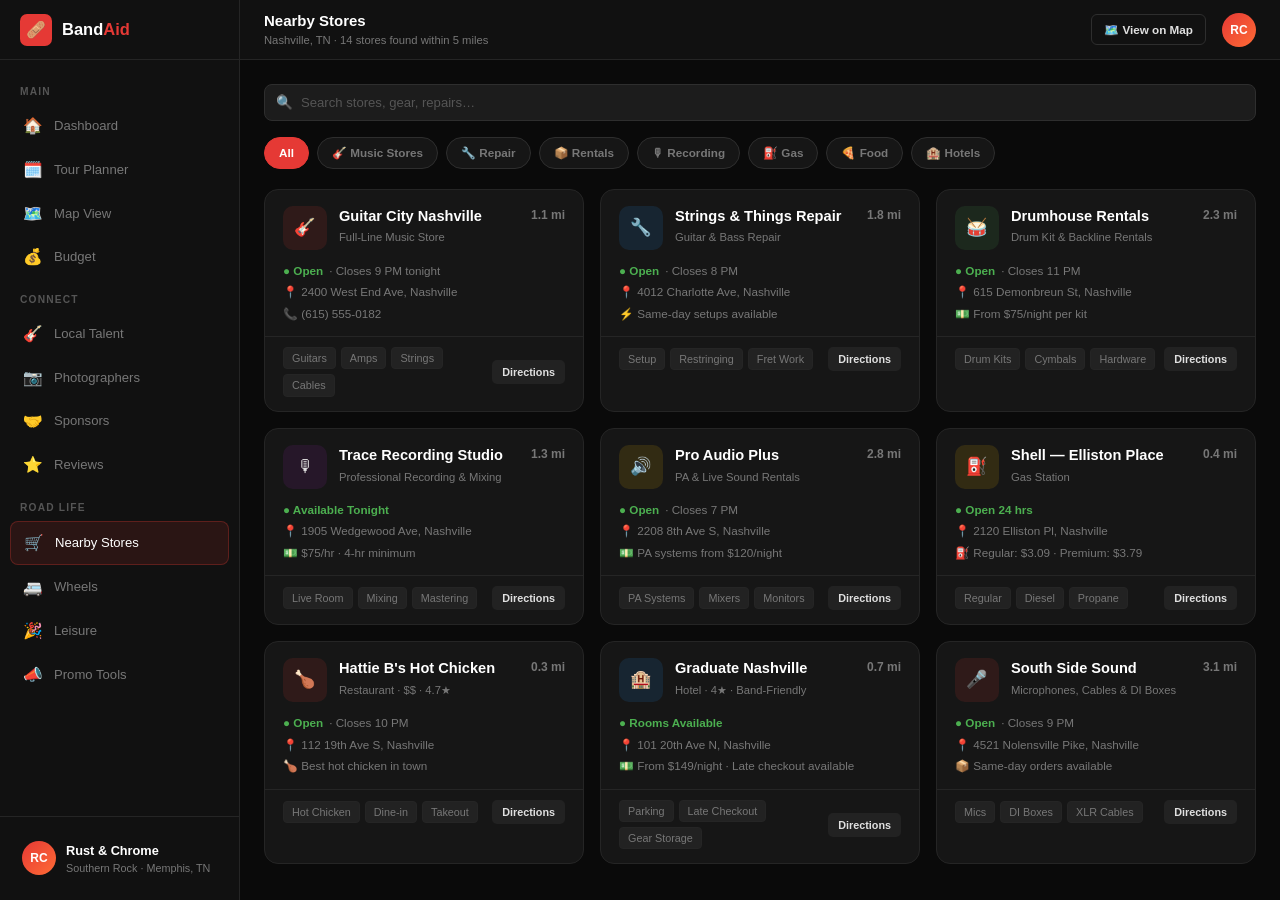
<file: stores.html>
<!DOCTYPE html>
<html lang="en">
<head>
  <meta charset="UTF-8" />
  <meta name="viewport" content="width=device-width, initial-scale=1.0" />
  <title>BandAid — Nearby Stores</title>
  <link rel="stylesheet" href="css/app.css" />
  <style>
    .store-card {
      background: var(--card);
      border: 1px solid var(--border);
      border-radius: 14px;
      overflow: hidden;
      transition: border-color 0.15s;
    }

    .store-card:hover { border-color: rgba(229,57,53,0.25); }

    .store-card-top {
      padding: 16px 18px 12px;
      display: flex;
      align-items: flex-start;
      gap: 12px;
    }

    .store-type-icon {
      width: 44px;
      height: 44px;
      border-radius: 10px;
      display: flex;
      align-items: center;
      justify-content: center;
      font-size: 1.15rem;
      flex-shrink: 0;
    }

    .store-name { font-size: .975rem; font-weight: 700; color: #fff; }
    .store-category { font-size: .75rem; color: var(--muted); margin-top: 2px; }

    .store-dist {
      margin-left: auto;
      font-size: .8rem;
      font-weight: 700;
      color: var(--muted);
      flex-shrink: 0;
    }

    .store-body {
      padding: 0 18px 10px;
    }

    .store-detail {
      display: flex;
      align-items: center;
      gap: 6px;
      font-size: .78rem;
      color: var(--muted);
      margin-bottom: 4px;
    }

    .open-label { color: var(--green); font-weight: 600; }
    .closed-label { color: var(--muted); font-weight: 600; }

    .store-footer {
      padding: 10px 18px 14px;
      display: flex;
      align-items: center;
      justify-content: space-between;
      border-top: 1px solid var(--border);
    }

    .store-tags { display: flex; gap: 5px; flex-wrap: wrap; }

    .cat-filter-bar {
      display: flex;
      gap: 8px;
      flex-wrap: wrap;
      margin-bottom: 20px;
    }

    .cat-btn {
      display: inline-flex;
      align-items: center;
      gap: 5px;
      padding: 6px 14px;
      border-radius: 20px;
      font-size: .78rem;
      font-weight: 600;
      cursor: pointer;
      border: 1px solid var(--border2);
      background: var(--card);
      color: var(--muted);
      transition: all 0.12s;
    }

    .cat-btn:hover, .cat-btn.active {
      background: var(--red);
      border-color: var(--red);
      color: #fff;
    }
  </style>
</head>
<body>
<div class="app-shell">

  <aside class="sidebar">
    <a href="index.html" class="sidebar-logo">
      <div class="sidebar-logo-icon">🩹</div>
      <div class="sidebar-logo-text">Band<span>Aid</span></div>
    </a>
    <nav class="sidebar-nav">
      <div class="nav-section-label">Main</div>
      <a href="dashboard.html" class="nav-item"><span class="nav-icon">🏠</span> Dashboard</a>
      <a href="planner.html" class="nav-item"><span class="nav-icon">🗓️</span> Tour Planner</a>
      <a href="map.html" class="nav-item"><span class="nav-icon">🗺️</span> Map View</a>
      <a href="budget.html" class="nav-item"><span class="nav-icon">💰</span> Budget</a>
      <div class="nav-section-label">Connect</div>
      <a href="marketplace.html" class="nav-item"><span class="nav-icon">🎸</span> Local Talent</a>
      <a href="photographers.html" class="nav-item"><span class="nav-icon">📷</span> Photographers</a>
      <a href="sponsors.html" class="nav-item"><span class="nav-icon">🤝</span> Sponsors</a>
      <a href="reviews.html" class="nav-item"><span class="nav-icon">⭐</span> Reviews</a>
      <div class="nav-section-label">Road Life</div>
      <a href="stores.html" class="nav-item active"><span class="nav-icon">🛒</span> Nearby Stores</a>
      <a href="wheels.html" class="nav-item"><span class="nav-icon">🚐</span> Wheels</a>
      <a href="leisure.html" class="nav-item"><span class="nav-icon">🎉</span> Leisure</a>
      <a href="promo.html" class="nav-item"><span class="nav-icon">📣</span> Promo Tools</a>
    </nav>
    <div class="sidebar-footer">
      <a href="profile.html" class="sidebar-profile">
        <div class="avatar">RC</div>
        <div>
          <div class="profile-name">Rust &amp; Chrome</div>
          <div class="profile-role">Southern Rock · Memphis, TN</div>
        </div>
      </a>
    </div>
  </aside>

  <div class="main">
    <header class="topbar">
      <div class="topbar-left">
        <h1>Nearby Stores</h1>
        <p>Nashville, TN · 14 stores found within 5 miles</p>
      </div>
      <div class="topbar-right">
        <a href="map.html" class="btn btn-outline btn-sm">🗺️ View on Map</a>
        <a href="profile.html" class="avatar" style="margin-left:4px;">RC</a>
      </div>
    </header>

    <main class="page">

      <div class="search-wrap mb-16">
        <span class="search-icon">🔍</span>
        <input class="input" type="text" placeholder="Search stores, gear, repairs…" id="storeSearch" oninput="filterStores()" />
      </div>

      <div class="cat-filter-bar" id="catBar">
        <div class="cat-btn active" data-cat="all" onclick="setCat('all',this)">All</div>
        <div class="cat-btn" data-cat="music" onclick="setCat('music',this)">🎸 Music Stores</div>
        <div class="cat-btn" data-cat="repair" onclick="setCat('repair',this)">🔧 Repair</div>
        <div class="cat-btn" data-cat="rental" onclick="setCat('rental',this)">📦 Rentals</div>
        <div class="cat-btn" data-cat="recording" onclick="setCat('recording',this)">🎙 Recording</div>
        <div class="cat-btn" data-cat="gas" onclick="setCat('gas',this)">⛽ Gas</div>
        <div class="cat-btn" data-cat="food" onclick="setCat('food',this)">🍕 Food</div>
        <div class="cat-btn" data-cat="hotel" onclick="setCat('hotel',this)">🏨 Hotels</div>
      </div>

      <div class="grid-auto" id="storeGrid">

        <div class="store-card" data-cat="music">
          <div class="store-card-top">
            <div class="store-type-icon" style="background:rgba(229,57,53,0.12);">🎸</div>
            <div>
              <div class="store-name">Guitar City Nashville</div>
              <div class="store-category">Full-Line Music Store</div>
            </div>
            <div class="store-dist">1.1 mi</div>
          </div>
          <div class="store-body">
            <div class="store-detail"><span class="open-label">● Open</span> · Closes 9 PM tonight</div>
            <div class="store-detail">📍 2400 West End Ave, Nashville</div>
            <div class="store-detail">📞 (615) 555-0182</div>
          </div>
          <div class="store-footer">
            <div class="store-tags">
              <span class="tag">Guitars</span><span class="tag">Amps</span><span class="tag">Strings</span><span class="tag">Cables</span>
            </div>
            <a href="map.html" class="btn btn-ghost btn-xs">Directions</a>
          </div>
        </div>

        <div class="store-card" data-cat="repair">
          <div class="store-card-top">
            <div class="store-type-icon" style="background:rgba(33,150,243,0.12);">🔧</div>
            <div>
              <div class="store-name">Strings &amp; Things Repair</div>
              <div class="store-category">Guitar &amp; Bass Repair</div>
            </div>
            <div class="store-dist">1.8 mi</div>
          </div>
          <div class="store-body">
            <div class="store-detail"><span class="open-label">● Open</span> · Closes 8 PM</div>
            <div class="store-detail">📍 4012 Charlotte Ave, Nashville</div>
            <div class="store-detail">⚡ Same-day setups available</div>
          </div>
          <div class="store-footer">
            <div class="store-tags">
              <span class="tag">Setup</span><span class="tag">Restringing</span><span class="tag">Fret Work</span>
            </div>
            <a href="map.html" class="btn btn-ghost btn-xs">Directions</a>
          </div>
        </div>

        <div class="store-card" data-cat="rental">
          <div class="store-card-top">
            <div class="store-type-icon" style="background:rgba(76,175,80,0.12);">🥁</div>
            <div>
              <div class="store-name">Drumhouse Rentals</div>
              <div class="store-category">Drum Kit &amp; Backline Rentals</div>
            </div>
            <div class="store-dist">2.3 mi</div>
          </div>
          <div class="store-body">
            <div class="store-detail"><span class="open-label">● Open</span> · Closes 11 PM</div>
            <div class="store-detail">📍 615 Demonbreun St, Nashville</div>
            <div class="store-detail">💵 From $75/night per kit</div>
          </div>
          <div class="store-footer">
            <div class="store-tags">
              <span class="tag">Drum Kits</span><span class="tag">Cymbals</span><span class="tag">Hardware</span>
            </div>
            <a href="map.html" class="btn btn-ghost btn-xs">Directions</a>
          </div>
        </div>

        <div class="store-card" data-cat="recording">
          <div class="store-card-top">
            <div class="store-type-icon" style="background:rgba(156,39,176,0.12);">🎙</div>
            <div>
              <div class="store-name">Trace Recording Studio</div>
              <div class="store-category">Professional Recording &amp; Mixing</div>
            </div>
            <div class="store-dist">1.3 mi</div>
          </div>
          <div class="store-body">
            <div class="store-detail"><span class="open-label">● Available Tonight</span></div>
            <div class="store-detail">📍 1905 Wedgewood Ave, Nashville</div>
            <div class="store-detail">💵 $75/hr · 4-hr minimum</div>
          </div>
          <div class="store-footer">
            <div class="store-tags">
              <span class="tag">Live Room</span><span class="tag">Mixing</span><span class="tag">Mastering</span>
            </div>
            <a href="map.html" class="btn btn-ghost btn-xs">Directions</a>
          </div>
        </div>

        <div class="store-card" data-cat="rental">
          <div class="store-card-top">
            <div class="store-type-icon" style="background:rgba(255,193,7,0.12);">🔊</div>
            <div>
              <div class="store-name">Pro Audio Plus</div>
              <div class="store-category">PA &amp; Live Sound Rentals</div>
            </div>
            <div class="store-dist">2.8 mi</div>
          </div>
          <div class="store-body">
            <div class="store-detail"><span class="open-label">● Open</span> · Closes 7 PM</div>
            <div class="store-detail">📍 2208 8th Ave S, Nashville</div>
            <div class="store-detail">💵 PA systems from $120/night</div>
          </div>
          <div class="store-footer">
            <div class="store-tags">
              <span class="tag">PA Systems</span><span class="tag">Mixers</span><span class="tag">Monitors</span>
            </div>
            <a href="map.html" class="btn btn-ghost btn-xs">Directions</a>
          </div>
        </div>

        <div class="store-card" data-cat="gas">
          <div class="store-card-top">
            <div class="store-type-icon" style="background:rgba(255,193,7,0.12);">⛽</div>
            <div>
              <div class="store-name">Shell — Elliston Place</div>
              <div class="store-category">Gas Station</div>
            </div>
            <div class="store-dist">0.4 mi</div>
          </div>
          <div class="store-body">
            <div class="store-detail"><span class="open-label">● Open 24 hrs</span></div>
            <div class="store-detail">📍 2120 Elliston Pl, Nashville</div>
            <div class="store-detail">⛽ Regular: $3.09 · Premium: $3.79</div>
          </div>
          <div class="store-footer">
            <div class="store-tags">
              <span class="tag">Regular</span><span class="tag">Diesel</span><span class="tag">Propane</span>
            </div>
            <a href="map.html" class="btn btn-ghost btn-xs">Directions</a>
          </div>
        </div>

        <div class="store-card" data-cat="food">
          <div class="store-card-top">
            <div class="store-type-icon" style="background:rgba(229,57,53,0.12);">🍗</div>
            <div>
              <div class="store-name">Hattie B's Hot Chicken</div>
              <div class="store-category">Restaurant · $$ · 4.7★</div>
            </div>
            <div class="store-dist">0.3 mi</div>
          </div>
          <div class="store-body">
            <div class="store-detail"><span class="open-label">● Open</span> · Closes 10 PM</div>
            <div class="store-detail">📍 112 19th Ave S, Nashville</div>
            <div class="store-detail">🍗 Best hot chicken in town</div>
          </div>
          <div class="store-footer">
            <div class="store-tags">
              <span class="tag">Hot Chicken</span><span class="tag">Dine-in</span><span class="tag">Takeout</span>
            </div>
            <a href="map.html" class="btn btn-ghost btn-xs">Directions</a>
          </div>
        </div>

        <div class="store-card" data-cat="hotel">
          <div class="store-card-top">
            <div class="store-type-icon" style="background:rgba(33,150,243,0.12);">🏨</div>
            <div>
              <div class="store-name">Graduate Nashville</div>
              <div class="store-category">Hotel · 4★ · Band-Friendly</div>
            </div>
            <div class="store-dist">0.7 mi</div>
          </div>
          <div class="store-body">
            <div class="store-detail"><span class="open-label">● Rooms Available</span></div>
            <div class="store-detail">📍 101 20th Ave N, Nashville</div>
            <div class="store-detail">💵 From $149/night · Late checkout available</div>
          </div>
          <div class="store-footer">
            <div class="store-tags">
              <span class="tag">Parking</span><span class="tag">Late Checkout</span><span class="tag">Gear Storage</span>
            </div>
            <a href="map.html" class="btn btn-ghost btn-xs">Directions</a>
          </div>
        </div>

        <div class="store-card" data-cat="music">
          <div class="store-card-top">
            <div class="store-type-icon" style="background:rgba(229,57,53,0.12);">🎤</div>
            <div>
              <div class="store-name">South Side Sound</div>
              <div class="store-category">Microphones, Cables &amp; DI Boxes</div>
            </div>
            <div class="store-dist">3.1 mi</div>
          </div>
          <div class="store-body">
            <div class="store-detail"><span class="open-label">● Open</span> · Closes 9 PM</div>
            <div class="store-detail">📍 4521 Nolensville Pike, Nashville</div>
            <div class="store-detail">📦 Same-day orders available</div>
          </div>
          <div class="store-footer">
            <div class="store-tags">
              <span class="tag">Mics</span><span class="tag">DI Boxes</span><span class="tag">XLR Cables</span>
            </div>
            <a href="map.html" class="btn btn-ghost btn-xs">Directions</a>
          </div>
        </div>

      </div>
    </main>
  </div>
</div>

<nav class="bottom-nav">
  <div class="bottom-nav-items">
    <a href="dashboard.html" class="bottom-nav-item"><span class="nav-icon">🏠</span><span>Home</span></a>
    <a href="map.html" class="bottom-nav-item"><span class="nav-icon">🗺️</span><span>Map</span></a>
    <a href="marketplace.html" class="bottom-nav-item"><span class="nav-icon">🎸</span><span>Find</span></a>
    <a href="planner.html" class="bottom-nav-item"><span class="nav-icon">🗓️</span><span>Plan</span></a>
    <a href="budget.html" class="bottom-nav-item"><span class="nav-icon">💰</span><span>Budget</span></a>
  </div>
</nav>

<script>
  let activeCat = 'all';

  function setCat(cat, el) {
    activeCat = cat;
    document.querySelectorAll('.cat-btn').forEach(b => b.classList.remove('active'));
    el.classList.add('active');
    filterStores();
  }

  function filterStores() {
    const q = document.getElementById('storeSearch').value.toLowerCase();
    document.querySelectorAll('.store-card').forEach(c => {
      const cat = c.dataset.cat;
      const txt = c.innerText.toLowerCase();
      const matchCat = activeCat === 'all' || cat === activeCat;
      const matchQ = !q || txt.includes(q);
      c.style.display = (matchCat && matchQ) ? 'block' : 'none';
    });
  }
</script>
</body>
</html>
</file>
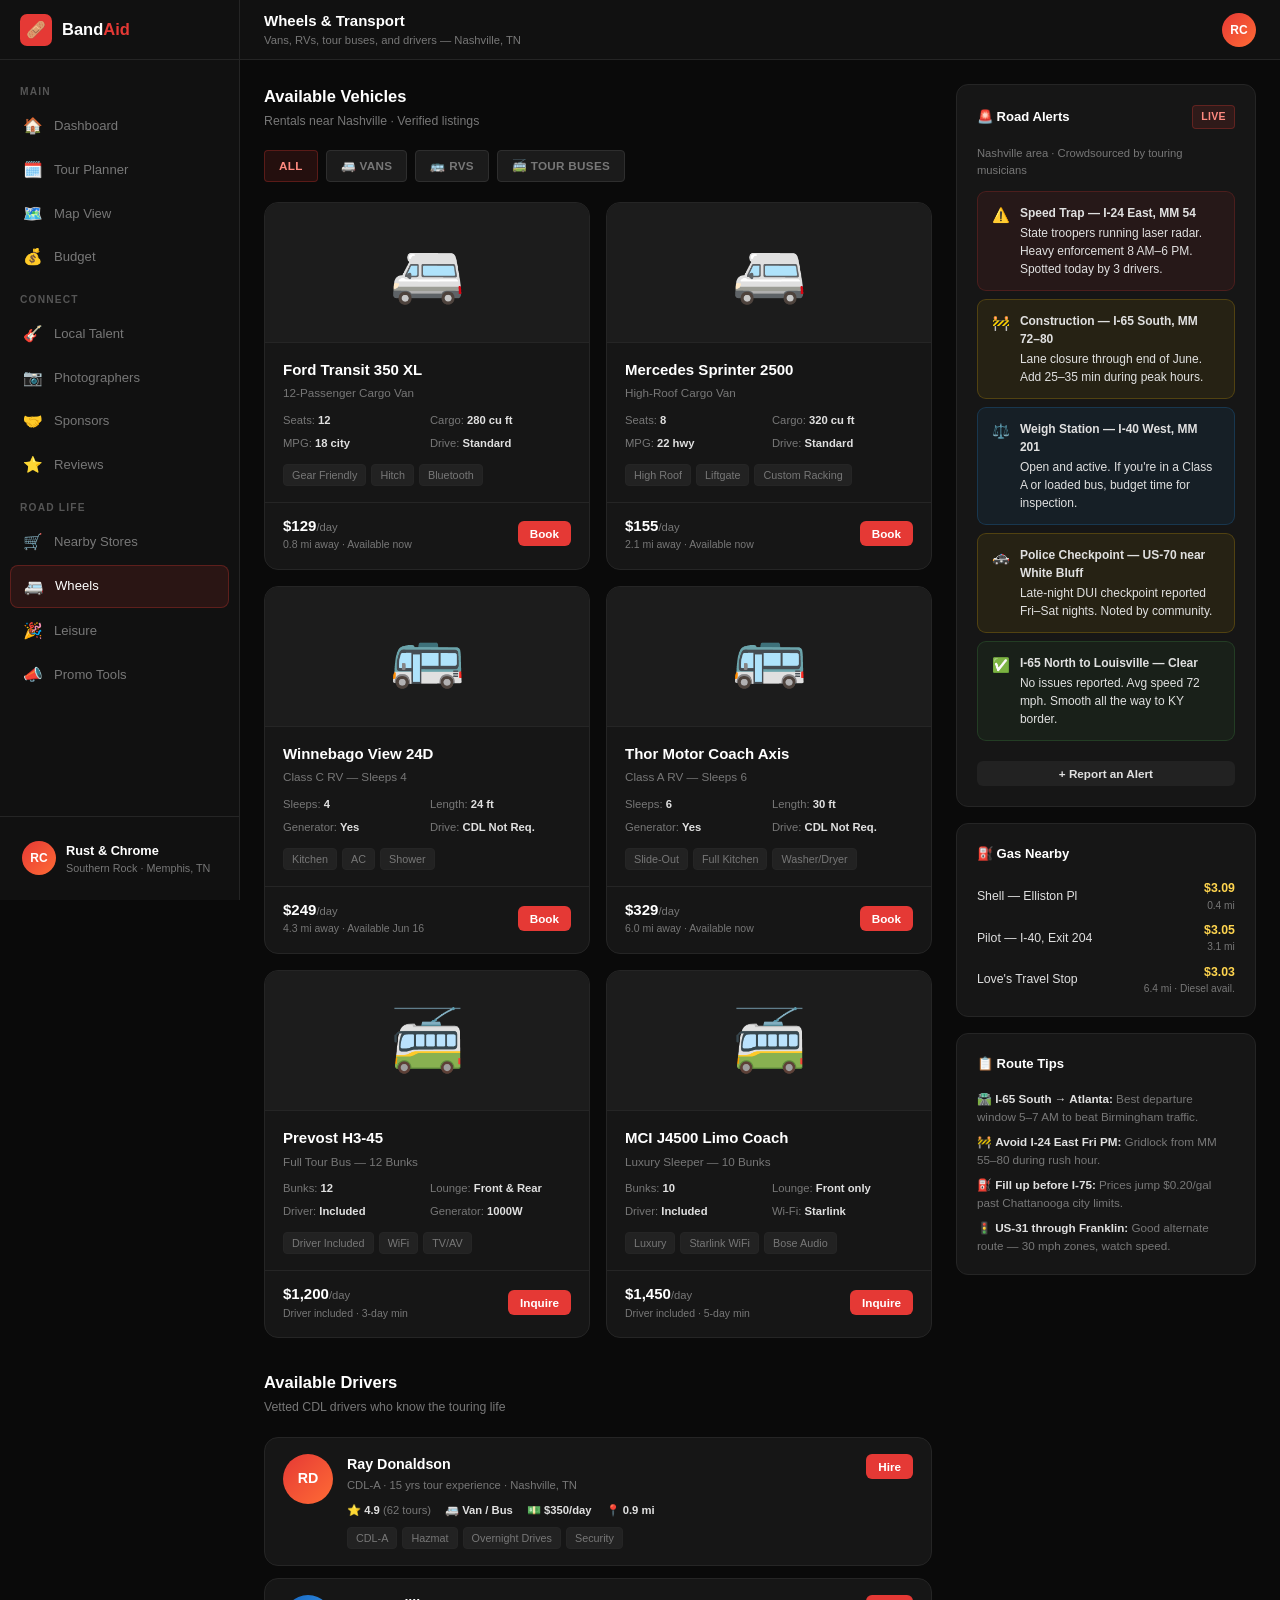
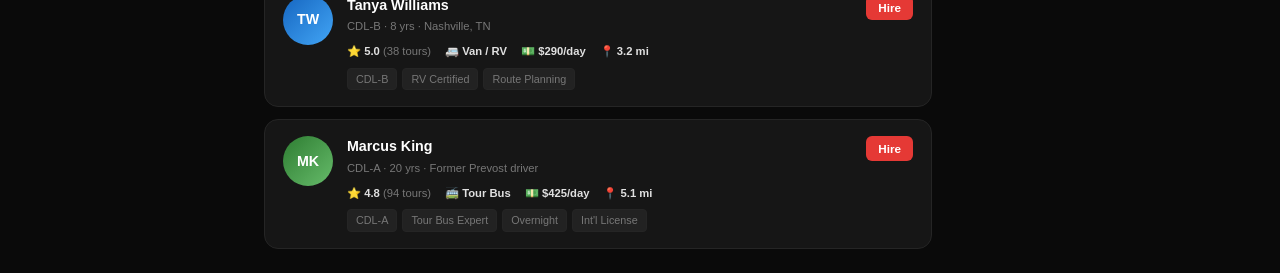
<file: wheels.html>
<!DOCTYPE html>
<html lang="en">
<head>
  <meta charset="UTF-8" />
  <meta name="viewport" content="width=device-width, initial-scale=1.0" />
  <title>BandAid — Wheels & Transport</title>
  <link rel="stylesheet" href="css/app.css" />
  <style>
    .vehicle-card {
      background: var(--card);
      border: 1px solid var(--border);
      border-radius: 14px;
      overflow: hidden;
      transition: border-color 0.15s;
    }
    .vehicle-card:hover { border-color: rgba(229,57,53,0.3); }

    .vehicle-img {
      height: 140px;
      display: flex;
      align-items: center;
      justify-content: center;
      font-size: 4rem;
      background: var(--card2);
      border-bottom: 1px solid var(--border);
    }

    .vehicle-body { padding: 16px 18px; }
    .vehicle-name { font-size: 1rem; font-weight: 700; color: #fff; margin-bottom: 3px; }
    .vehicle-type { font-size: .78rem; color: var(--muted); margin-bottom: 10px; }

    .vehicle-specs {
      display: grid;
      grid-template-columns: 1fr 1fr;
      gap: 6px;
      margin-bottom: 12px;
    }

    .spec-item { font-size: .75rem; color: var(--muted); }
    .spec-item strong { color: var(--text); }

    .vehicle-footer {
      padding: 12px 18px 16px;
      display: flex;
      align-items: center;
      justify-content: space-between;
      border-top: 1px solid var(--border);
    }

    .vehicle-price { font-size: 1rem; font-weight: 800; color: #fff; }
    .vehicle-price-label { font-size: .7rem; color: var(--muted); }

    /* Driver card */
    .driver-card {
      background: var(--card);
      border: 1px solid var(--border);
      border-radius: 14px;
      padding: 16px 18px;
      display: flex;
      align-items: flex-start;
      gap: 14px;
      transition: border-color 0.15s;
    }
    .driver-card:hover { border-color: rgba(229,57,53,0.25); }

    .driver-avatar {
      width: 50px;
      height: 50px;
      border-radius: 50%;
      display: flex;
      align-items: center;
      justify-content: center;
      font-size: .95rem;
      font-weight: 700;
      color: #fff;
      flex-shrink: 0;
    }

    .driver-name { font-size: .95rem; font-weight: 700; color: #fff; }
    .driver-sub { font-size: .75rem; color: var(--muted); margin-top: 2px; }

    .driver-stats {
      display: flex;
      gap: 14px;
      margin-top: 8px;
    }

    .dstat { font-size: .75rem; color: var(--muted); }
    .dstat strong { color: var(--text); }

    /* Alert banner */
    .road-alert {
      display: flex;
      align-items: flex-start;
      gap: 10px;
      padding: 12px 14px;
      border-radius: 9px;
      margin-bottom: 8px;
      font-size: .8rem;
    }
    .road-alert-icon { font-size: .95rem; flex-shrink: 0; margin-top: 1px; }
    .road-alert strong { display: block; margin-bottom: 2px; }

    .alert-red { background: rgba(229,57,53,0.08); border: 1px solid rgba(229,57,53,0.2); color: var(--text); }
    .alert-yellow { background: rgba(255,193,7,0.07); border: 1px solid rgba(255,193,7,0.2); color: var(--text); }
    .alert-blue { background: rgba(33,150,243,0.07); border: 1px solid rgba(33,150,243,0.2); color: var(--text); }
    .alert-green { background: rgba(76,175,80,0.07); border: 1px solid rgba(76,175,80,0.2); color: var(--text); }
  </style>
</head>
<body>
<div class="app-shell">
  <aside class="sidebar">
    <a href="index.html" class="sidebar-logo">
      <div class="sidebar-logo-icon">🩹</div>
      <div class="sidebar-logo-text">Band<span>Aid</span></div>
    </a>
    <nav class="sidebar-nav">
      <div class="nav-section-label">Main</div>
      <a href="dashboard.html" class="nav-item"><span class="nav-icon">🏠</span> Dashboard</a>
      <a href="planner.html" class="nav-item"><span class="nav-icon">🗓️</span> Tour Planner</a>
      <a href="map.html" class="nav-item"><span class="nav-icon">🗺️</span> Map View</a>
      <a href="budget.html" class="nav-item"><span class="nav-icon">💰</span> Budget</a>
      <div class="nav-section-label">Connect</div>
      <a href="marketplace.html" class="nav-item"><span class="nav-icon">🎸</span> Local Talent</a>
      <a href="photographers.html" class="nav-item"><span class="nav-icon">📷</span> Photographers</a>
      <a href="sponsors.html" class="nav-item"><span class="nav-icon">🤝</span> Sponsors</a>
      <a href="reviews.html" class="nav-item"><span class="nav-icon">⭐</span> Reviews</a>
      <div class="nav-section-label">Road Life</div>
      <a href="stores.html" class="nav-item"><span class="nav-icon">🛒</span> Nearby Stores</a>
      <a href="wheels.html" class="nav-item active"><span class="nav-icon">🚐</span> Wheels</a>
      <a href="leisure.html" class="nav-item"><span class="nav-icon">🎉</span> Leisure</a>
      <a href="promo.html" class="nav-item"><span class="nav-icon">📣</span> Promo Tools</a>
    </nav>
    <div class="sidebar-footer">
      <a href="profile.html" class="sidebar-profile">
        <div class="avatar">RC</div>
        <div><div class="profile-name">Rust &amp; Chrome</div><div class="profile-role">Southern Rock · Memphis, TN</div></div>
      </a>
    </div>
  </aside>

  <div class="main">
    <header class="topbar">
      <div class="topbar-left">
        <h1>Wheels &amp; Transport</h1>
        <p>Vans, RVs, tour buses, and drivers — Nashville, TN</p>
      </div>
      <div class="topbar-right">
        <a href="profile.html" class="avatar">RC</a>
      </div>
    </header>

    <main class="page">

      <div style="display:grid;grid-template-columns:1fr 300px;gap:24px;align-items:start;">
        <div>

          <!-- Vehicles -->
          <div class="section-heading mb-20">
            <h2>Available Vehicles</h2>
            <p>Rentals near Nashville · Verified listings</p>
          </div>

          <div style="display:flex;gap:8px;flex-wrap:wrap;margin-bottom:20px;" id="vTypeBar">
            <div class="badge badge-red" style="cursor:pointer;padding:6px 14px;font-size:.78rem;" onclick="setVType('all',this)">All</div>
            <div class="badge badge-gray" style="cursor:pointer;padding:6px 14px;font-size:.78rem;" onclick="setVType('van',this)">🚐 Vans</div>
            <div class="badge badge-gray" style="cursor:pointer;padding:6px 14px;font-size:.78rem;" onclick="setVType('rv',this)">🚌 RVs</div>
            <div class="badge badge-gray" style="cursor:pointer;padding:6px 14px;font-size:.78rem;" onclick="setVType('bus',this)">🚎 Tour Buses</div>
          </div>

          <div style="display:grid;grid-template-columns:repeat(auto-fill,minmax(240px,1fr));gap:16px;margin-bottom:32px;" id="vehicleGrid">

            <div class="vehicle-card" data-vtype="van">
              <div class="vehicle-img">🚐</div>
              <div class="vehicle-body">
                <div class="vehicle-name">Ford Transit 350 XL</div>
                <div class="vehicle-type">12-Passenger Cargo Van</div>
                <div class="vehicle-specs">
                  <div class="spec-item">Seats: <strong>12</strong></div>
                  <div class="spec-item">Cargo: <strong>280 cu ft</strong></div>
                  <div class="spec-item">MPG: <strong>18 city</strong></div>
                  <div class="spec-item">Drive: <strong>Standard</strong></div>
                </div>
                <div class="tags">
                  <span class="tag">Gear Friendly</span><span class="tag">Hitch</span><span class="tag">Bluetooth</span>
                </div>
              </div>
              <div class="vehicle-footer">
                <div><div class="vehicle-price">$129<span style="font-size:.75rem;font-weight:400;color:var(--muted);">/day</span></div><div class="vehicle-price-label">0.8 mi away · Available now</div></div>
                <button class="btn btn-primary btn-sm">Book</button>
              </div>
            </div>

            <div class="vehicle-card" data-vtype="van">
              <div class="vehicle-img">🚐</div>
              <div class="vehicle-body">
                <div class="vehicle-name">Mercedes Sprinter 2500</div>
                <div class="vehicle-type">High-Roof Cargo Van</div>
                <div class="vehicle-specs">
                  <div class="spec-item">Seats: <strong>8</strong></div>
                  <div class="spec-item">Cargo: <strong>320 cu ft</strong></div>
                  <div class="spec-item">MPG: <strong>22 hwy</strong></div>
                  <div class="spec-item">Drive: <strong>Standard</strong></div>
                </div>
                <div class="tags">
                  <span class="tag">High Roof</span><span class="tag">Liftgate</span><span class="tag">Custom Racking</span>
                </div>
              </div>
              <div class="vehicle-footer">
                <div><div class="vehicle-price">$155<span style="font-size:.75rem;font-weight:400;color:var(--muted);">/day</span></div><div class="vehicle-price-label">2.1 mi away · Available now</div></div>
                <button class="btn btn-primary btn-sm">Book</button>
              </div>
            </div>

            <div class="vehicle-card" data-vtype="rv">
              <div class="vehicle-img">🚌</div>
              <div class="vehicle-body">
                <div class="vehicle-name">Winnebago View 24D</div>
                <div class="vehicle-type">Class C RV — Sleeps 4</div>
                <div class="vehicle-specs">
                  <div class="spec-item">Sleeps: <strong>4</strong></div>
                  <div class="spec-item">Length: <strong>24 ft</strong></div>
                  <div class="spec-item">Generator: <strong>Yes</strong></div>
                  <div class="spec-item">Drive: <strong>CDL Not Req.</strong></div>
                </div>
                <div class="tags">
                  <span class="tag">Kitchen</span><span class="tag">AC</span><span class="tag">Shower</span>
                </div>
              </div>
              <div class="vehicle-footer">
                <div><div class="vehicle-price">$249<span style="font-size:.75rem;font-weight:400;color:var(--muted);">/day</span></div><div class="vehicle-price-label">4.3 mi away · Available Jun 16</div></div>
                <button class="btn btn-primary btn-sm">Book</button>
              </div>
            </div>

            <div class="vehicle-card" data-vtype="rv">
              <div class="vehicle-img">🚌</div>
              <div class="vehicle-body">
                <div class="vehicle-name">Thor Motor Coach Axis</div>
                <div class="vehicle-type">Class A RV — Sleeps 6</div>
                <div class="vehicle-specs">
                  <div class="spec-item">Sleeps: <strong>6</strong></div>
                  <div class="spec-item">Length: <strong>30 ft</strong></div>
                  <div class="spec-item">Generator: <strong>Yes</strong></div>
                  <div class="spec-item">Drive: <strong>CDL Not Req.</strong></div>
                </div>
                <div class="tags">
                  <span class="tag">Slide-Out</span><span class="tag">Full Kitchen</span><span class="tag">Washer/Dryer</span>
                </div>
              </div>
              <div class="vehicle-footer">
                <div><div class="vehicle-price">$329<span style="font-size:.75rem;font-weight:400;color:var(--muted);">/day</span></div><div class="vehicle-price-label">6.0 mi away · Available now</div></div>
                <button class="btn btn-primary btn-sm">Book</button>
              </div>
            </div>

            <div class="vehicle-card" data-vtype="bus">
              <div class="vehicle-img">🚎</div>
              <div class="vehicle-body">
                <div class="vehicle-name">Prevost H3-45</div>
                <div class="vehicle-type">Full Tour Bus — 12 Bunks</div>
                <div class="vehicle-specs">
                  <div class="spec-item">Bunks: <strong>12</strong></div>
                  <div class="spec-item">Lounge: <strong>Front &amp; Rear</strong></div>
                  <div class="spec-item">Driver: <strong>Included</strong></div>
                  <div class="spec-item">Generator: <strong>1000W</strong></div>
                </div>
                <div class="tags">
                  <span class="tag">Driver Included</span><span class="tag">WiFi</span><span class="tag">TV/AV</span>
                </div>
              </div>
              <div class="vehicle-footer">
                <div><div class="vehicle-price">$1,200<span style="font-size:.75rem;font-weight:400;color:var(--muted);">/day</span></div><div class="vehicle-price-label">Driver included · 3-day min</div></div>
                <button class="btn btn-primary btn-sm">Inquire</button>
              </div>
            </div>

            <div class="vehicle-card" data-vtype="bus">
              <div class="vehicle-img">🚎</div>
              <div class="vehicle-body">
                <div class="vehicle-name">MCI J4500 Limo Coach</div>
                <div class="vehicle-type">Luxury Sleeper — 10 Bunks</div>
                <div class="vehicle-specs">
                  <div class="spec-item">Bunks: <strong>10</strong></div>
                  <div class="spec-item">Lounge: <strong>Front only</strong></div>
                  <div class="spec-item">Driver: <strong>Included</strong></div>
                  <div class="spec-item">Wi-Fi: <strong>Starlink</strong></div>
                </div>
                <div class="tags">
                  <span class="tag">Luxury</span><span class="tag">Starlink WiFi</span><span class="tag">Bose Audio</span>
                </div>
              </div>
              <div class="vehicle-footer">
                <div><div class="vehicle-price">$1,450<span style="font-size:.75rem;font-weight:400;color:var(--muted);">/day</span></div><div class="vehicle-price-label">Driver included · 5-day min</div></div>
                <button class="btn btn-primary btn-sm">Inquire</button>
              </div>
            </div>
          </div>

          <!-- Drivers -->
          <div class="section-heading mb-20">
            <h2>Available Drivers</h2>
            <p>Vetted CDL drivers who know the touring life</p>
          </div>

          <div style="display:flex;flex-direction:column;gap:12px;">

            <div class="driver-card">
              <div class="driver-avatar" style="background:linear-gradient(135deg,#e53935,#ff6b35);">RD</div>
              <div style="flex:1;">
                <div class="driver-name">Ray Donaldson</div>
                <div class="driver-sub">CDL-A · 15 yrs tour experience · Nashville, TN</div>
                <div class="driver-stats">
                  <div class="dstat">⭐ <strong>4.9</strong> (62 tours)</div>
                  <div class="dstat">🚐 <strong>Van / Bus</strong></div>
                  <div class="dstat">💵 <strong>$350/day</strong></div>
                  <div class="dstat">📍 <strong>0.9 mi</strong></div>
                </div>
                <div class="tags mt-8"><span class="tag">CDL-A</span><span class="tag">Hazmat</span><span class="tag">Overnight Drives</span><span class="tag">Security</span></div>
              </div>
              <button class="btn btn-primary btn-sm">Hire</button>
            </div>

            <div class="driver-card">
              <div class="driver-avatar" style="background:linear-gradient(135deg,#1565c0,#42a5f5);">TW</div>
              <div style="flex:1;">
                <div class="driver-name">Tanya Williams</div>
                <div class="driver-sub">CDL-B · 8 yrs · Nashville, TN</div>
                <div class="driver-stats">
                  <div class="dstat">⭐ <strong>5.0</strong> (38 tours)</div>
                  <div class="dstat">🚐 <strong>Van / RV</strong></div>
                  <div class="dstat">💵 <strong>$290/day</strong></div>
                  <div class="dstat">📍 <strong>3.2 mi</strong></div>
                </div>
                <div class="tags mt-8"><span class="tag">CDL-B</span><span class="tag">RV Certified</span><span class="tag">Route Planning</span></div>
              </div>
              <button class="btn btn-primary btn-sm">Hire</button>
            </div>

            <div class="driver-card">
              <div class="driver-avatar" style="background:linear-gradient(135deg,#2e7d32,#66bb6a);">MK</div>
              <div style="flex:1;">
                <div class="driver-name">Marcus King</div>
                <div class="driver-sub">CDL-A · 20 yrs · Former Prevost driver</div>
                <div class="driver-stats">
                  <div class="dstat">⭐ <strong>4.8</strong> (94 tours)</div>
                  <div class="dstat">🚎 <strong>Tour Bus</strong></div>
                  <div class="dstat">💵 <strong>$425/day</strong></div>
                  <div class="dstat">📍 <strong>5.1 mi</strong></div>
                </div>
                <div class="tags mt-8"><span class="tag">CDL-A</span><span class="tag">Tour Bus Expert</span><span class="tag">Overnight</span><span class="tag">Int'l License</span></div>
              </div>
              <button class="btn btn-primary btn-sm">Hire</button>
            </div>

          </div>
        </div>

        <!-- RIGHT: Road Alerts -->
        <div style="display:flex;flex-direction:column;gap:16px;position:sticky;top:84px;">

          <div class="card">
            <div class="card-header">
              <span class="card-title">🚨 Road Alerts</span>
              <span class="badge badge-red">Live</span>
            </div>
            <p style="font-size:.75rem;color:var(--muted);margin-bottom:12px;">Nashville area · Crowdsourced by touring musicians</p>

            <div class="road-alert alert-red">
              <span class="road-alert-icon">⚠️</span>
              <div><strong>Speed Trap — I-24 East, MM 54</strong>State troopers running laser radar. Heavy enforcement 8 AM–6 PM. Spotted today by 3 drivers.</div>
            </div>

            <div class="road-alert alert-yellow">
              <span class="road-alert-icon">🚧</span>
              <div><strong>Construction — I-65 South, MM 72–80</strong>Lane closure through end of June. Add 25–35 min during peak hours.</div>
            </div>

            <div class="road-alert alert-blue">
              <span class="road-alert-icon">⚖️</span>
              <div><strong>Weigh Station — I-40 West, MM 201</strong>Open and active. If you're in a Class A or loaded bus, budget time for inspection.</div>
            </div>

            <div class="road-alert alert-yellow">
              <span class="road-alert-icon">🚓</span>
              <div><strong>Police Checkpoint — US-70 near White Bluff</strong>Late-night DUI checkpoint reported Fri–Sat nights. Noted by community.</div>
            </div>

            <div class="road-alert alert-green">
              <span class="road-alert-icon">✅</span>
              <div><strong>I-65 North to Louisville — Clear</strong>No issues reported. Avg speed 72 mph. Smooth all the way to KY border.</div>
            </div>

            <button class="btn btn-ghost btn-sm mt-12" style="width:100%;">+ Report an Alert</button>
          </div>

          <div class="card">
            <div class="card-header"><span class="card-title">⛽ Gas Nearby</span></div>
            <div style="display:flex;flex-direction:column;gap:8px;">
              <div style="display:flex;justify-content:space-between;align-items:center;font-size:.82rem;">
                <span style="color:var(--text);">Shell — Elliston Pl</span>
                <div style="text-align:right;"><div style="color:#ffd54f;font-weight:700;">$3.09</div><div style="font-size:.68rem;color:var(--muted);">0.4 mi</div></div>
              </div>
              <div style="display:flex;justify-content:space-between;align-items:center;font-size:.82rem;">
                <span style="color:var(--text);">Pilot — I-40, Exit 204</span>
                <div style="text-align:right;"><div style="color:#ffd54f;font-weight:700;">$3.05</div><div style="font-size:.68rem;color:var(--muted);">3.1 mi</div></div>
              </div>
              <div style="display:flex;justify-content:space-between;align-items:center;font-size:.82rem;">
                <span style="color:var(--text);">Love's Travel Stop</span>
                <div style="text-align:right;"><div style="color:#ffd54f;font-weight:700;">$3.03</div><div style="font-size:.68rem;color:var(--muted);">6.4 mi · Diesel avail.</div></div>
              </div>
            </div>
          </div>

          <div class="card">
            <div class="card-header"><span class="card-title">📋 Route Tips</span></div>
            <div style="display:flex;flex-direction:column;gap:8px;font-size:.78rem;color:var(--muted);">
              <div>🛣️ <strong style="color:var(--text);">I-65 South → Atlanta:</strong> Best departure window 5–7 AM to beat Birmingham traffic.</div>
              <div>🚧 <strong style="color:var(--text);">Avoid I-24 East Fri PM:</strong> Gridlock from MM 55–80 during rush hour.</div>
              <div>⛽ <strong style="color:var(--text);">Fill up before I-75:</strong> Prices jump $0.20/gal past Chattanooga city limits.</div>
              <div>🚦 <strong style="color:var(--text);">US-31 through Franklin:</strong> Good alternate route — 30 mph zones, watch speed.</div>
            </div>
          </div>

        </div>
      </div>

    </main>
  </div>
</div>

<nav class="bottom-nav">
  <div class="bottom-nav-items">
    <a href="dashboard.html" class="bottom-nav-item"><span class="nav-icon">🏠</span><span>Home</span></a>
    <a href="map.html" class="bottom-nav-item"><span class="nav-icon">🗺️</span><span>Map</span></a>
    <a href="marketplace.html" class="bottom-nav-item"><span class="nav-icon">🎸</span><span>Find</span></a>
    <a href="planner.html" class="bottom-nav-item"><span class="nav-icon">🗓️</span><span>Plan</span></a>
    <a href="budget.html" class="bottom-nav-item"><span class="nav-icon">💰</span><span>Budget</span></a>
  </div>
</nav>

<script>
  function setVType(type, el) {
    document.querySelectorAll('#vTypeBar .badge').forEach(b => { b.className = 'badge badge-gray'; b.style.cursor='pointer'; b.style.padding='6px 14px'; b.style.fontSize='.78rem'; });
    el.className = 'badge badge-red';
    el.style.cursor='pointer'; el.style.padding='6px 14px'; el.style.fontSize='.78rem';
    document.querySelectorAll('.vehicle-card').forEach(c => {
      c.style.display = (type === 'all' || c.dataset.vtype === type) ? 'block' : 'none';
    });
  }
</script>
</body>
</html>
</file>
<file: css/app.css>
/* ============================================
   BandAid App Shell — Shared Styles
   ============================================ */

*, *::before, *::after { box-sizing: border-box; margin: 0; padding: 0; }

:root {
  --red: #E53935;
  --red-dim: rgba(229,57,53,0.12);
  --red-border: rgba(229,57,53,0.28);
  --accent: #FF6B35;
  --dark: #111111;
  --darker: #0a0a0a;
  --card: #161616;
  --card2: #1c1c1c;
  --border: #252525;
  --border2: #2e2e2e;
  --text: #e0e0e0;
  --muted: #777;
  --muted2: #555;
  --sidebar-w: 240px;
  --header-h: 60px;
  --green: #4caf50;
  --yellow: #ffc107;
  --blue: #2196f3;
  --purple: #9c27b0;
}

html, body {
  height: 100%;
  font-family: -apple-system, BlinkMacSystemFont, "Segoe UI", Roboto, sans-serif;
  background: var(--darker);
  color: var(--text);
  line-height: 1.5;
  font-size: 15px;
}

a { text-decoration: none; color: inherit; }

/* ============ LAYOUT ============ */

.app-shell {
  display: flex;
  min-height: 100vh;
}

/* SIDEBAR */
.sidebar {
  width: var(--sidebar-w);
  background: var(--dark);
  border-right: 1px solid var(--border);
  display: flex;
  flex-direction: column;
  position: fixed;
  top: 0;
  left: 0;
  height: 100vh;
  z-index: 50;
  overflow-y: auto;
}

.sidebar-logo {
  display: flex;
  align-items: center;
  gap: 10px;
  padding: 0 20px;
  height: var(--header-h);
  border-bottom: 1px solid var(--border);
  flex-shrink: 0;
}

.sidebar-logo-icon {
  width: 32px;
  height: 32px;
  background: var(--red);
  border-radius: 7px;
  display: flex;
  align-items: center;
  justify-content: center;
  font-size: 16px;
}

.sidebar-logo-text {
  font-size: 1.1rem;
  font-weight: 700;
  color: #fff;
}
.sidebar-logo-text span { color: var(--red); }

.sidebar-nav {
  flex: 1;
  padding: 12px 10px;
}

.nav-section-label {
  font-size: 0.68rem;
  font-weight: 700;
  text-transform: uppercase;
  letter-spacing: 1.2px;
  color: var(--muted2);
  padding: 12px 10px 6px;
}

.nav-item {
  display: flex;
  align-items: center;
  gap: 10px;
  padding: 9px 12px;
  border-radius: 8px;
  font-size: 0.875rem;
  font-weight: 500;
  color: var(--muted);
  transition: background 0.15s, color 0.15s;
  cursor: pointer;
  margin-bottom: 2px;
}

.nav-item:hover {
  background: rgba(255,255,255,0.05);
  color: var(--text);
}

.nav-item.active {
  background: var(--red-dim);
  color: #fff;
  border: 1px solid var(--red-border);
}

.nav-item.active .nav-icon { color: var(--red); }

.nav-icon {
  font-size: 1.05rem;
  width: 22px;
  text-align: center;
  flex-shrink: 0;
}

.sidebar-footer {
  padding: 16px 12px;
  border-top: 1px solid var(--border);
}

.sidebar-profile {
  display: flex;
  align-items: center;
  gap: 10px;
  padding: 8px 10px;
  border-radius: 8px;
  cursor: pointer;
  transition: background 0.15s;
}

.sidebar-profile:hover { background: rgba(255,255,255,0.05); }

.avatar {
  width: 34px;
  height: 34px;
  border-radius: 50%;
  background: linear-gradient(135deg, var(--red), var(--accent));
  display: flex;
  align-items: center;
  justify-content: center;
  font-size: 0.8rem;
  font-weight: 700;
  color: #fff;
  flex-shrink: 0;
}

.avatar.lg {
  width: 52px;
  height: 52px;
  font-size: 1.1rem;
}

.avatar.xl {
  width: 72px;
  height: 72px;
  font-size: 1.5rem;
}

.profile-name {
  font-size: 0.85rem;
  font-weight: 600;
  color: #fff;
}

.profile-role {
  font-size: 0.72rem;
  color: var(--muted);
}

/* MAIN CONTENT */
.main {
  margin-left: var(--sidebar-w);
  flex: 1;
  display: flex;
  flex-direction: column;
  min-height: 100vh;
}

/* TOP HEADER */
.topbar {
  height: var(--header-h);
  background: var(--dark);
  border-bottom: 1px solid var(--border);
  display: flex;
  align-items: center;
  justify-content: space-between;
  padding: 0 24px;
  position: sticky;
  top: 0;
  z-index: 40;
}

.topbar-left h1 {
  font-size: 1rem;
  font-weight: 700;
  color: #fff;
}

.topbar-left p {
  font-size: 0.75rem;
  color: var(--muted);
}

.topbar-right {
  display: flex;
  align-items: center;
  gap: 12px;
}

.icon-btn {
  width: 36px;
  height: 36px;
  border-radius: 8px;
  background: var(--card2);
  border: 1px solid var(--border);
  display: flex;
  align-items: center;
  justify-content: center;
  font-size: 1rem;
  cursor: pointer;
  transition: background 0.15s;
  color: var(--muted);
}

.icon-btn:hover { background: var(--border2); color: var(--text); }

.notif-dot {
  position: relative;
}

.notif-dot::after {
  content: '';
  position: absolute;
  top: 6px;
  right: 6px;
  width: 7px;
  height: 7px;
  background: var(--red);
  border-radius: 50%;
  border: 2px solid var(--dark);
}

/* PAGE CONTENT */
.page {
  flex: 1;
  padding: 24px;
  max-width: 1200px;
  width: 100%;
  margin: 0 auto;
}

/* ============ COMPONENTS ============ */

/* CARDS */
.card {
  background: var(--card);
  border: 1px solid var(--border);
  border-radius: 12px;
  padding: 20px;
}

.card-sm {
  background: var(--card);
  border: 1px solid var(--border);
  border-radius: 10px;
  padding: 14px 16px;
}

.card-dark {
  background: var(--darker);
  border: 1px solid var(--border);
  border-radius: 10px;
  padding: 14px 16px;
}

.card-header {
  display: flex;
  align-items: center;
  justify-content: space-between;
  margin-bottom: 16px;
}

.card-title {
  font-size: 0.875rem;
  font-weight: 700;
  color: #fff;
}

.card-action {
  font-size: 0.78rem;
  color: var(--red);
  cursor: pointer;
  font-weight: 500;
}

.card-action:hover { text-decoration: underline; }

/* GRID */
.grid-2 { display: grid; grid-template-columns: repeat(2, 1fr); gap: 16px; }
.grid-3 { display: grid; grid-template-columns: repeat(3, 1fr); gap: 16px; }
.grid-4 { display: grid; grid-template-columns: repeat(4, 1fr); gap: 16px; }
.grid-auto { display: grid; grid-template-columns: repeat(auto-fill, minmax(260px, 1fr)); gap: 16px; }

/* STAT TILE */
.stat-tile {
  background: var(--card);
  border: 1px solid var(--border);
  border-radius: 12px;
  padding: 18px 20px;
}

.stat-tile-label {
  font-size: 0.75rem;
  color: var(--muted);
  text-transform: uppercase;
  letter-spacing: 0.5px;
  margin-bottom: 8px;
}

.stat-tile-value {
  font-size: 1.7rem;
  font-weight: 800;
  color: #fff;
  letter-spacing: -1px;
  line-height: 1;
}

.stat-tile-sub {
  font-size: 0.75rem;
  color: var(--muted);
  margin-top: 6px;
}

.stat-tile-icon {
  font-size: 1.4rem;
  margin-bottom: 8px;
}

/* BADGES */
.badge {
  display: inline-flex;
  align-items: center;
  gap: 4px;
  font-size: 0.7rem;
  font-weight: 600;
  padding: 3px 8px;
  border-radius: 4px;
  text-transform: uppercase;
  letter-spacing: 0.3px;
}

.badge-red { background: var(--red-dim); color: #ff8a80; border: 1px solid var(--red-border); }
.badge-green { background: rgba(76,175,80,0.12); color: #81c784; border: 1px solid rgba(76,175,80,0.25); }
.badge-yellow { background: rgba(255,193,7,0.12); color: #ffd54f; border: 1px solid rgba(255,193,7,0.25); }
.badge-blue { background: rgba(33,150,243,0.12); color: #64b5f6; border: 1px solid rgba(33,150,243,0.25); }
.badge-purple { background: rgba(156,39,176,0.12); color: #ce93d8; border: 1px solid rgba(156,39,176,0.25); }
.badge-gray { background: rgba(255,255,255,0.07); color: var(--muted); border: 1px solid var(--border2); }

/* TAGS */
.tag {
  background: rgba(255,255,255,0.05);
  border: 1px solid var(--border);
  color: var(--muted);
  font-size: 0.72rem;
  padding: 2px 8px;
  border-radius: 4px;
}

.tags { display: flex; flex-wrap: wrap; gap: 5px; margin-top: 8px; }

/* BUTTONS */
.btn {
  display: inline-flex;
  align-items: center;
  justify-content: center;
  gap: 6px;
  font-size: 0.875rem;
  font-weight: 600;
  padding: 9px 18px;
  border-radius: 8px;
  border: none;
  cursor: pointer;
  transition: background 0.15s, transform 0.1s;
  text-decoration: none;
}

.btn:hover { transform: translateY(-1px); }

.btn-primary { background: var(--red); color: #fff; }
.btn-primary:hover { background: #c62828; }

.btn-outline { background: transparent; color: var(--text); border: 1px solid var(--border2); }
.btn-outline:hover { border-color: #555; }

.btn-ghost { background: rgba(255,255,255,0.05); color: var(--text); }
.btn-ghost:hover { background: rgba(255,255,255,0.09); }

.btn-sm { padding: 6px 12px; font-size: 0.78rem; border-radius: 6px; }
.btn-xs { padding: 4px 10px; font-size: 0.72rem; border-radius: 5px; }

/* DIVIDER */
.divider { border: none; border-top: 1px solid var(--border); margin: 16px 0; }

/* SECTION HEADING */
.section-heading {
  margin-bottom: 20px;
}

.section-heading h2 {
  font-size: 1.1rem;
  font-weight: 700;
  color: #fff;
}

.section-heading p {
  font-size: 0.82rem;
  color: var(--muted);
  margin-top: 3px;
}

/* INPUT */
.input-group {
  display: flex;
  flex-direction: column;
  gap: 5px;
  margin-bottom: 14px;
}

.input-label {
  font-size: 0.78rem;
  font-weight: 600;
  color: var(--muted);
  text-transform: uppercase;
  letter-spacing: 0.4px;
}

.input {
  background: var(--card2);
  border: 1px solid var(--border2);
  border-radius: 8px;
  padding: 10px 14px;
  font-size: 0.875rem;
  color: var(--text);
  width: 100%;
  outline: none;
  transition: border-color 0.15s;
  font-family: inherit;
}

.input:focus { border-color: var(--red); }

.input::placeholder { color: var(--muted2); }

select.input { cursor: pointer; }

/* SEARCH BAR */
.search-wrap {
  position: relative;
}

.search-icon {
  position: absolute;
  left: 12px;
  top: 50%;
  transform: translateY(-50%);
  color: var(--muted);
  font-size: 0.9rem;
}

.search-wrap .input { padding-left: 36px; }

/* PROGRESS BAR */
.progress-bar {
  height: 6px;
  background: var(--border2);
  border-radius: 3px;
  overflow: hidden;
  margin-top: 6px;
}

.progress-fill {
  height: 100%;
  border-radius: 3px;
  transition: width 0.4s ease;
}

/* AVATAR CLUSTER */
.avatar-cluster {
  display: flex;
}

.avatar-cluster .avatar {
  margin-left: -8px;
  border: 2px solid var(--dark);
}

.avatar-cluster .avatar:first-child { margin-left: 0; }

/* BOTTOM NAV (mobile) */
.bottom-nav {
  display: none;
  position: fixed;
  bottom: 0;
  left: 0;
  right: 0;
  background: var(--dark);
  border-top: 1px solid var(--border);
  padding: 8px 0 12px;
  z-index: 100;
}

.bottom-nav-items {
  display: flex;
  justify-content: space-around;
}

.bottom-nav-item {
  display: flex;
  flex-direction: column;
  align-items: center;
  gap: 3px;
  font-size: 0.65rem;
  color: var(--muted);
  padding: 4px 12px;
  border-radius: 8px;
  transition: color 0.15s;
  cursor: pointer;
}

.bottom-nav-item.active { color: var(--red); }

.bottom-nav-item .nav-icon { font-size: 1.2rem; }

/* ============ RESPONSIVE ============ */
@media (max-width: 768px) {
  .sidebar { display: none; }
  .main { margin-left: 0; padding-bottom: 70px; }
  .bottom-nav { display: block; }
  .grid-4 { grid-template-columns: repeat(2, 1fr); }
  .grid-3 { grid-template-columns: 1fr; }
  .grid-2 { grid-template-columns: 1fr; }
  .page { padding: 16px; }
}

@media (max-width: 480px) {
  .grid-4 { grid-template-columns: repeat(2, 1fr); }
}

/* ============ UTILITIES ============ */
.flex { display: flex; }
.flex-col { display: flex; flex-direction: column; }
.items-center { align-items: center; }
.justify-between { justify-content: space-between; }
.gap-8 { gap: 8px; }
.gap-12 { gap: 12px; }
.gap-16 { gap: 16px; }
.gap-20 { gap: 20px; }
.mt-4 { margin-top: 4px; }
.mt-8 { margin-top: 8px; }
.mt-12 { margin-top: 12px; }
.mt-16 { margin-top: 16px; }
.mt-20 { margin-top: 20px; }
.mt-24 { margin-top: 24px; }
.mb-16 { margin-bottom: 16px; }
.mb-20 { margin-bottom: 20px; }
.mb-24 { margin-bottom: 24px; }
.text-white { color: #fff; }
.text-muted { color: var(--muted); }
.text-red { color: var(--red); }
.text-green { color: var(--green); }
.text-sm { font-size: 0.8rem; }
.text-xs { font-size: 0.72rem; }
.font-bold { font-weight: 700; }
.truncate { white-space: nowrap; overflow: hidden; text-overflow: ellipsis; }

/* Stars */
.stars { color: var(--yellow); font-size: 0.8rem; }

/* Empty state */
.empty-state {
  text-align: center;
  padding: 3rem 1rem;
  color: var(--muted);
}

.empty-state-icon { font-size: 2.5rem; margin-bottom: 0.75rem; }
.empty-state h3 { color: var(--text); font-size: 1rem; margin-bottom: 0.25rem; }
.empty-state p { font-size: 0.85rem; }

/* Scrollbar */
::-webkit-scrollbar { width: 5px; height: 5px; }
::-webkit-scrollbar-track { background: transparent; }
::-webkit-scrollbar-thumb { background: var(--border2); border-radius: 3px; }
::-webkit-scrollbar-thumb:hover { background: #444; }
</file>
